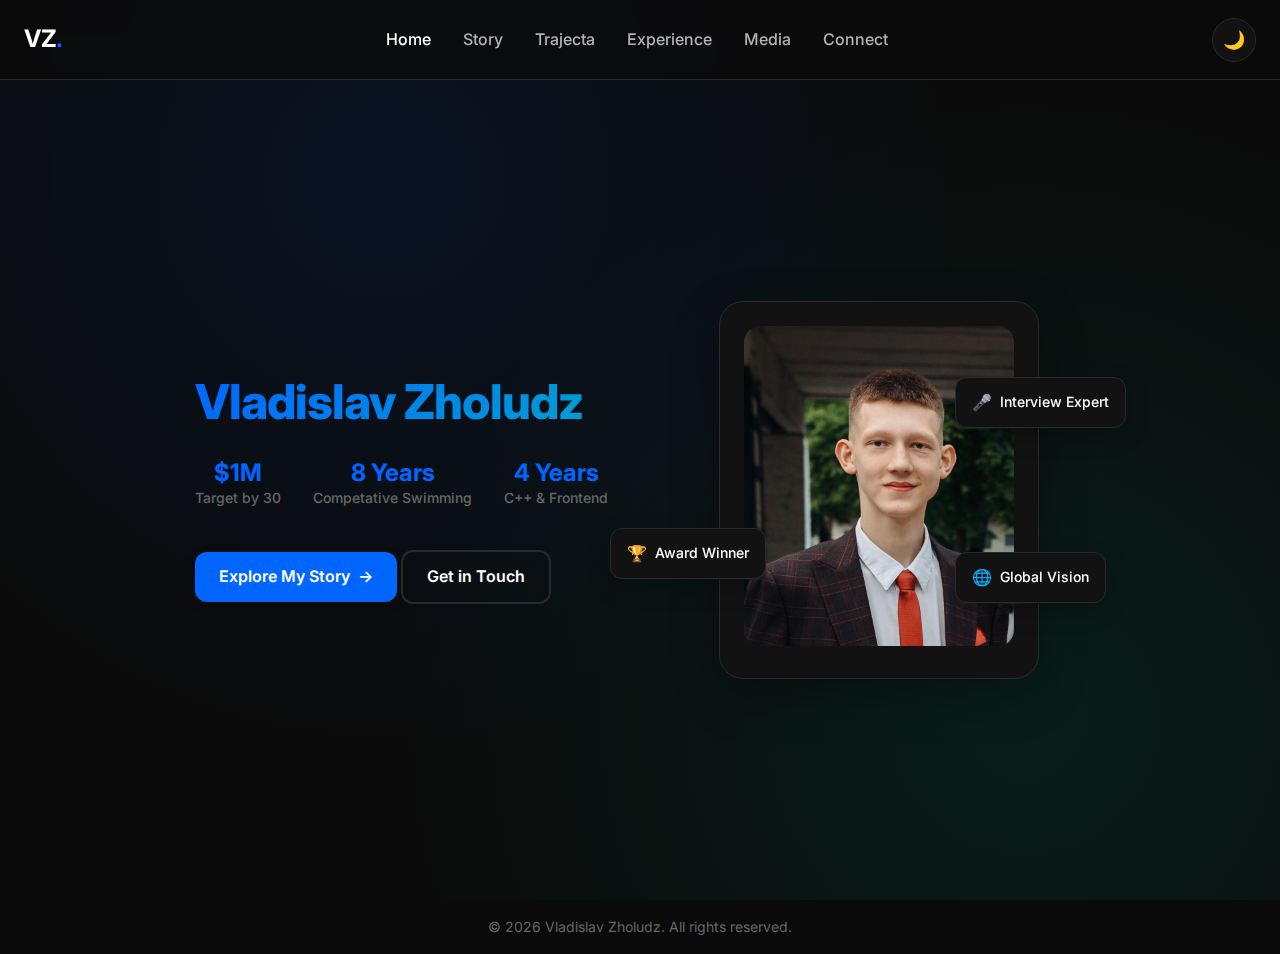
<file: index.html>
<!DOCTYPE html>
<html lang="en">
<head>
  <meta charset="UTF-8" />
  <meta name="viewport" content="width=device-width, initial-scale=1.0" />
  <title>Vladislav Zholudz — Russian Interview Specialist at Trajecta</title>
  <meta name="description" content="Vladislav Zholudz, Russian Interview Specialist at Trajecta.org. Swimming champion turned tech professional, ready for high-profile interviews with industry leaders.">
  <link rel="stylesheet" href="style.css" />
  <link href="https://fonts.googleapis.com/css2?family=Inter:wght@300;400;500;600;700;800&display=swap" rel="stylesheet">
  <script defer src="scripts.js"></script>
</head>
<body>
<header class="header">
  <a href="index.html" class="logo-link">
    <div class="logo">VZ<span>.</span></div>
  </a>
  <nav id="nav" class="nav">
    <a href="index.html" class="nav-link active">Home</a>
    <a href="about.html" class="nav-link">Story</a>
    <a href="trajecta.html" class="nav-link">Trajecta</a>
    <a href="experience.html" class="nav-link">Experience</a>
    <a href="media.html" class="nav-link">Media</a>
    <a href="contact.html" class="nav-link">Connect</a>
  </nav>
  <div class="header-controls">
    <button id="theme-toggle" class="theme-toggle" aria-label="Toggle theme">
      <span class="theme-icon">🌙</span>
    </button>
    <button id="burger" class="burger" aria-label="Toggle menu">
      <span></span><span></span><span></span>
    </button>
  </div>
</header>

<main class="hero-section">
  <div class="hero-content fade">
    <div class="hero-text">
      <h1 class="hero-title">
        <span class="gradient-text">Vladislav Zholudz</span>
      </h1>
      <p class="hero-subtitle">
        A competitive spirit with a tech-savvy mindset. From swimming lanes to coding, from launching projects to building a global network — I combine consistency, leadership, and strategic action to achieve ambitious goals. Currently focused on personal growth and business development.
      </p>
      <div class="hero-stats">
        <div class="stat-item">
          <span class="stat-number">$1M</span>
          <span class="stat-label">Target by 30</span>
        </div>
        <div class="stat-item">
          <span class="stat-number">8 Years</span>
          <span class="stat-label">Competative Swimming</span>
        </div>
        <div class="stat-item">
          <span class="stat-number">4 Years</span>
          <span class="stat-label">C++ & Frontend</span>
        </div>
      </div>
      <div class="hero-actions">
        <a href="about.html" class="btn btn-primary" id="mb-num">
          <span>Explore My Story</span>
          <span class="btn-icon">→</span>
        </a>
        <a href="contact.html" class="btn btn-outline">
          <span>Get in Touch</span>
        </a>
      </div>
    </div>
    <div class="hero-visual">
      <div class="profile-card">
        <img src="images/official in a tie and jacket.jpg" alt="Vladislav Zholudz - Professional Portrait" class="profile-image" />
        
      </div>
      <div class="floating-elements">
        <div class="floating-card card-1">
          <span class="card-icon">🎤</span>
          <span>Interview Expert</span>
        </div>
        <div class="floating-card card-2">
          <span class="card-icon">🏆</span>
          <span>Award Winner</span>
        </div>
        <div class="floating-card card-3">
          <span class="card-icon">🌐</span>
          <span>Global Vision</span>
        </div>
      </div>
    </div>
  </div>
</main>

<footer class="footer">
  <div class="container">
    <div class="footer-bottom">
      <p>© <span id="year"></span> Vladislav Zholudz. All rights reserved.</p>
    </div>
  </div>
</footer>
</body>
</html>
</file>
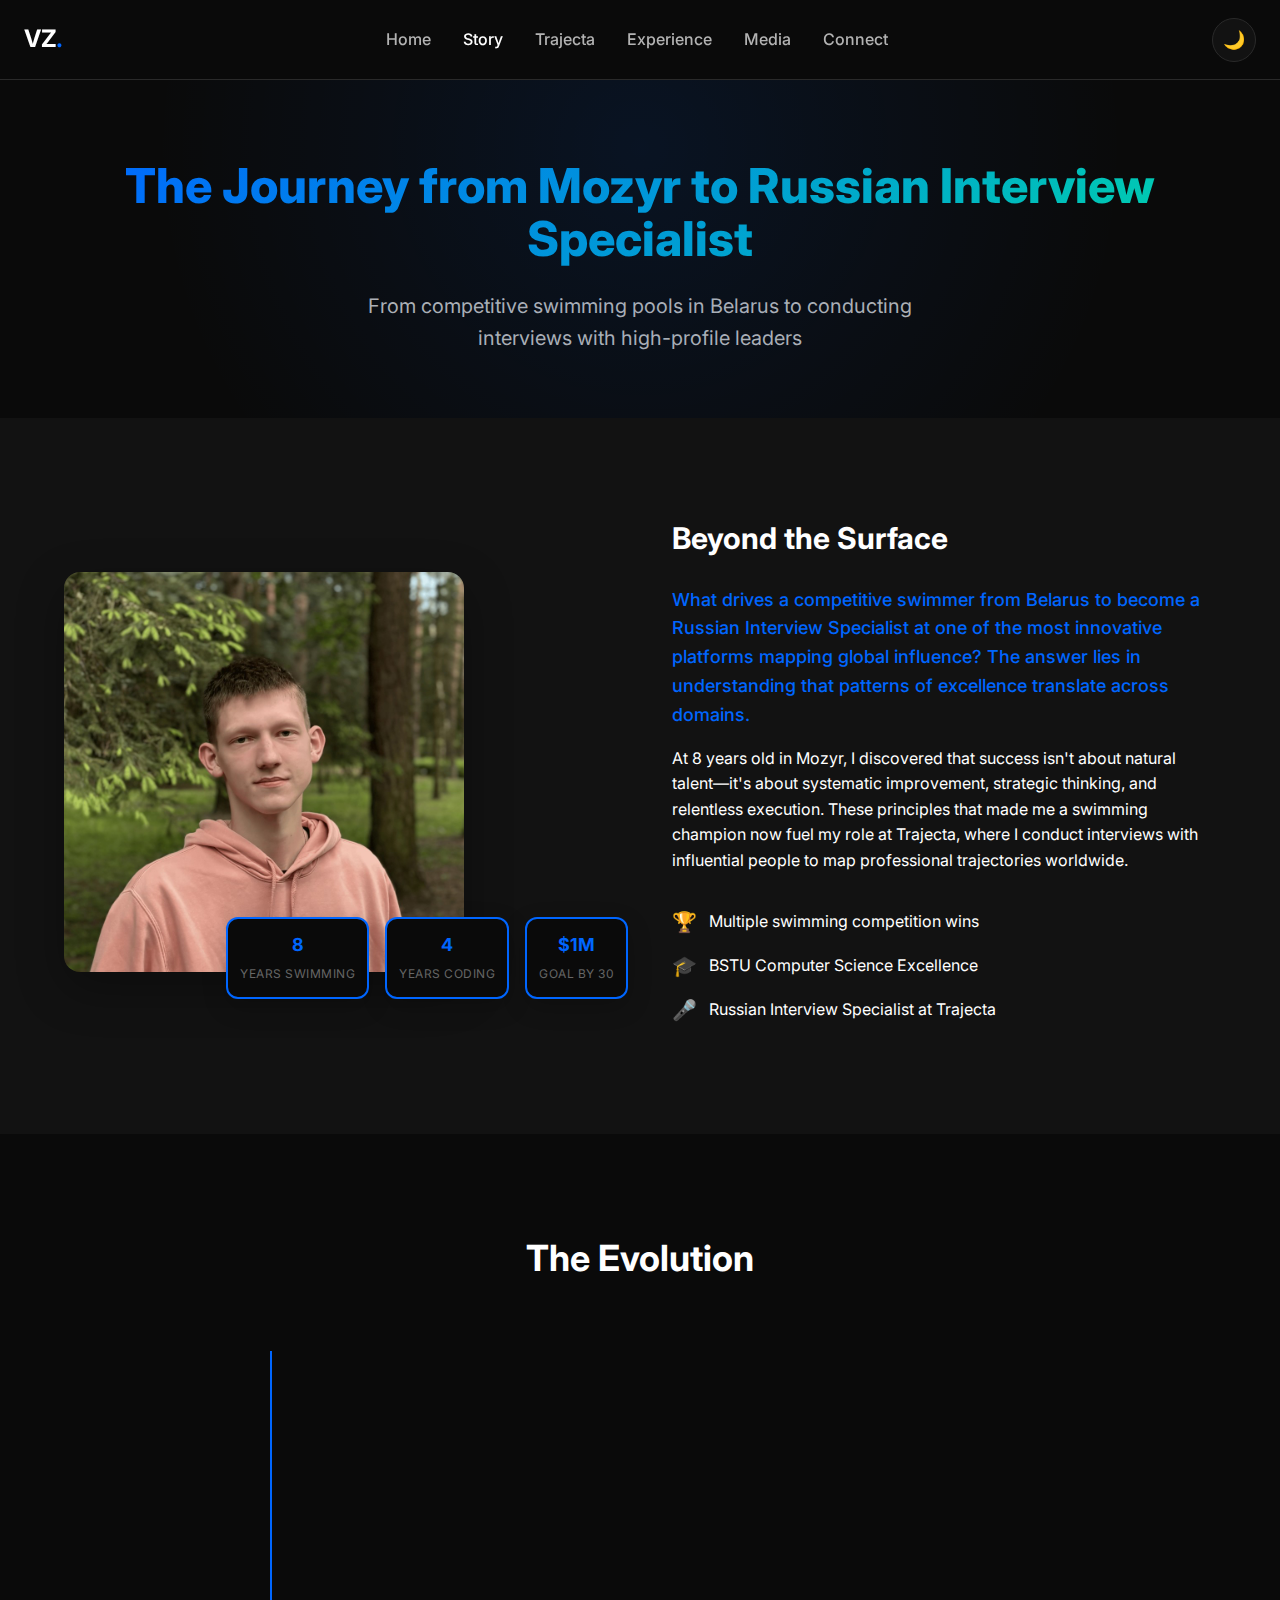
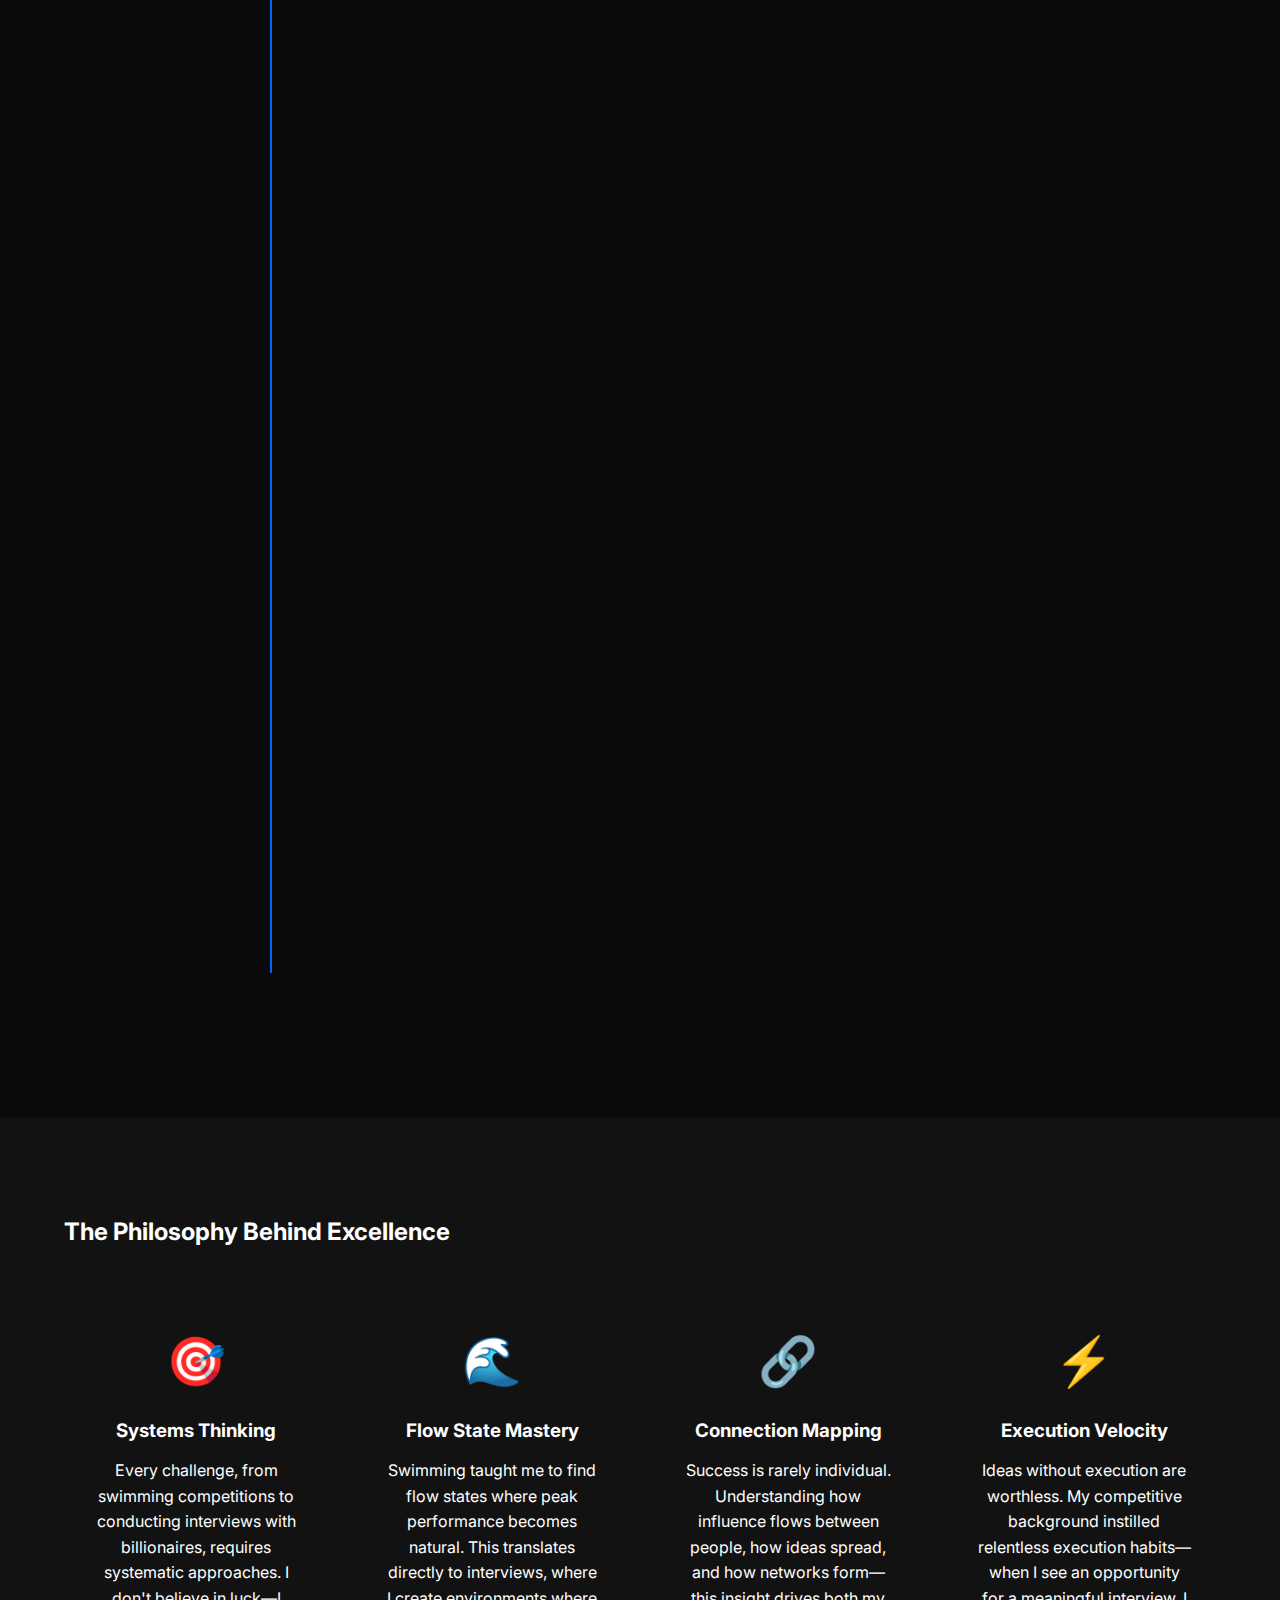
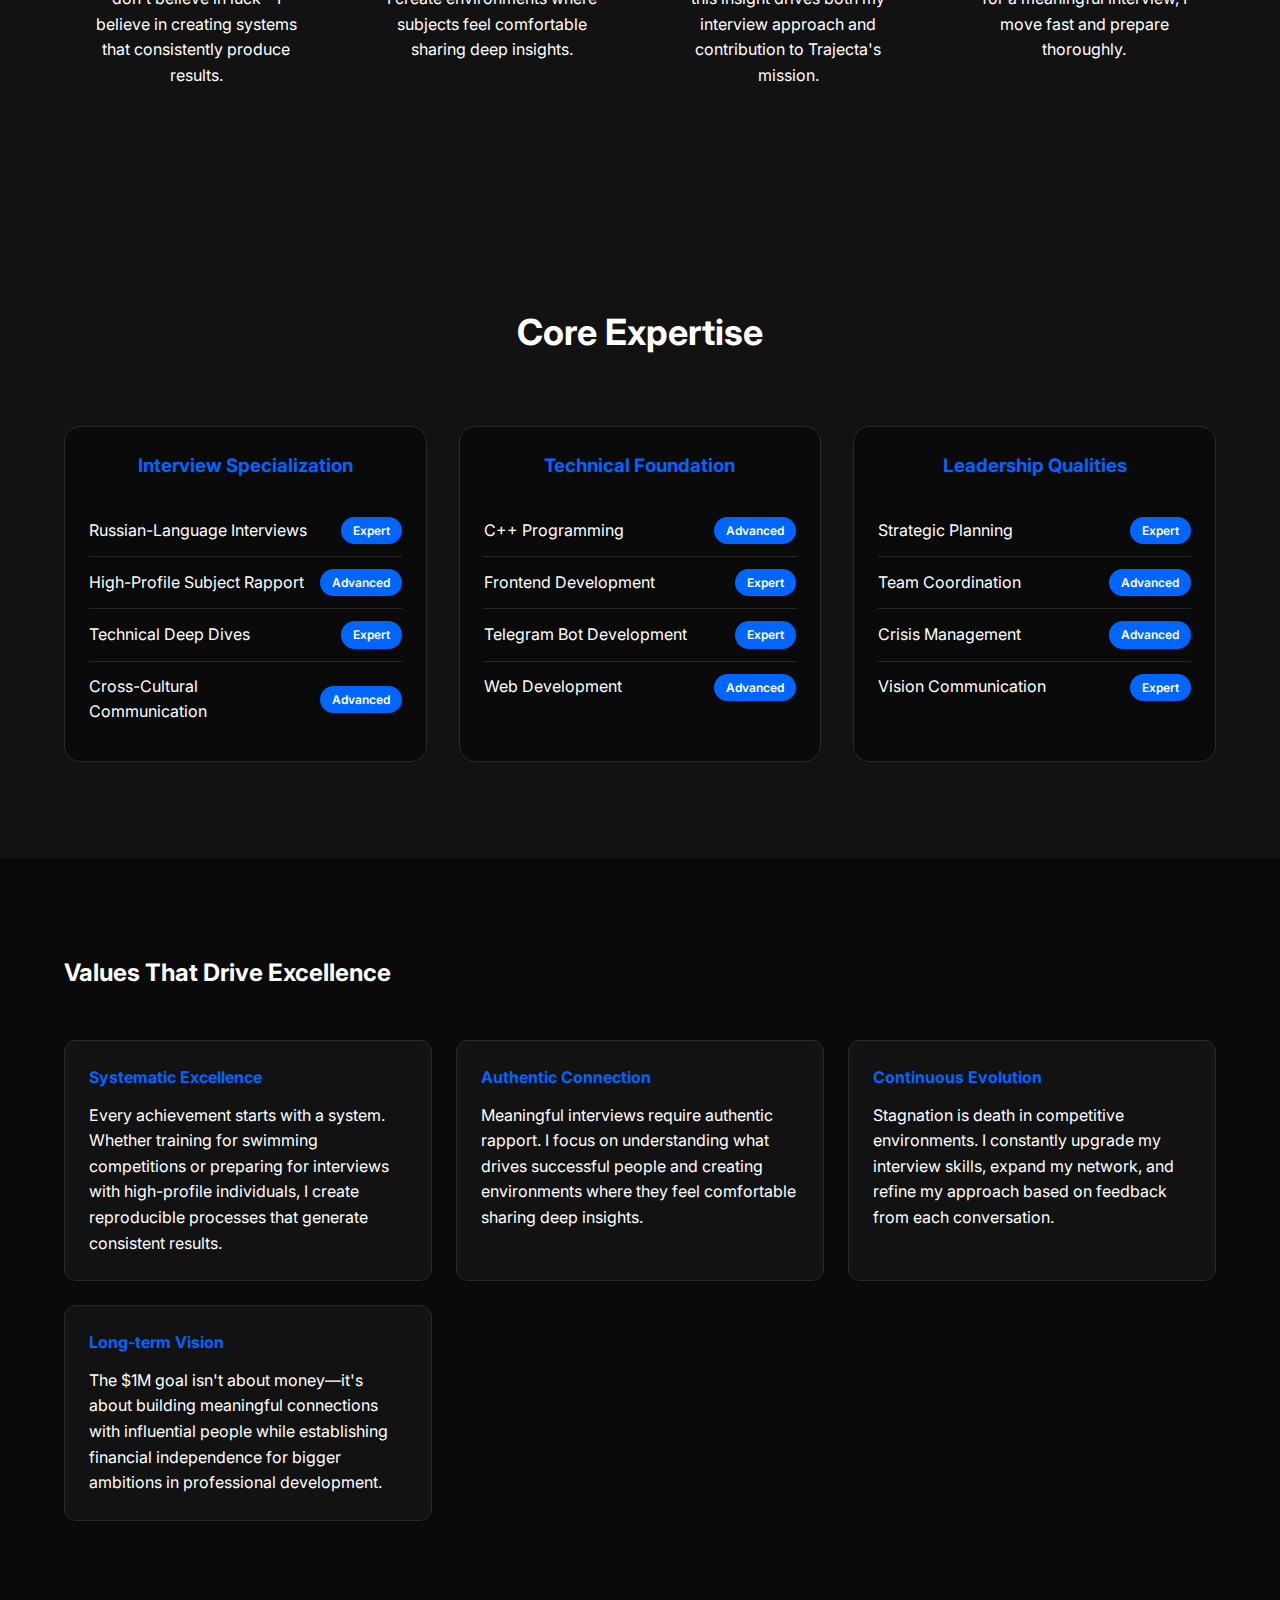
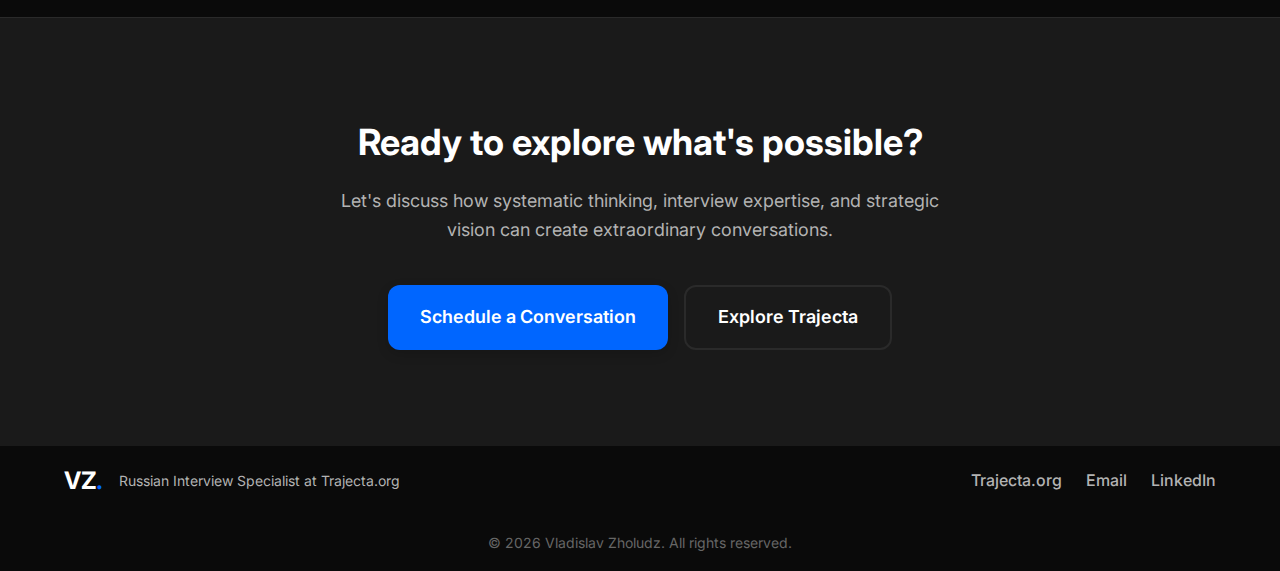
<file: about.html>
<!DOCTYPE html>
<html lang="en">
<head>
  <meta charset="UTF-8" />
  <meta name="viewport" content="width=device-width, initial-scale=1.0" />
  <title>About Vladislav Zholudz — From Swimming Champion to Russian Interview Specialist</title>
  <meta name="description" content="The remarkable journey of Vladislav Zholudz from competitive swimming in Belarus to becoming Russian Interview Specialist at Trajecta.org and building toward $1M before 30.">
  <link rel="stylesheet" href="style.css" />
  <link href="https://fonts.googleapis.com/css2?family=Inter:wght@300;400;500;600;700;800&display=swap" rel="stylesheet">
  <script defer src="scripts.js"></script>
</head>
<body>
<header class="header">
  <a href="index.html" class="logo-link">
    <div class="logo">VZ<span>.</span></div>
  </a>
  <nav id="nav" class="nav">
    <a href="index.html" class="nav-link">Home</a>
    <a href="about.html" class="nav-link active">Story</a>
    <a href="trajecta.html" class="nav-link">Trajecta</a>
    <a href="experience.html" class="nav-link">Experience</a>
    <a href="media.html" class="nav-link">Media</a>
    <a href="contact.html" class="nav-link">Connect</a>
  </nav>
  <div class="header-controls">
    <button id="theme-toggle" class="theme-toggle" aria-label="Toggle theme">
      <span class="theme-icon">🌙</span>
    </button>
    <button id="burger" class="burger" aria-label="Toggle menu">
      <span></span><span></span><span></span>
    </button>
  </div>
</header>

<main class="page-content">
  <section class="hero-banner">
    <div class="container">
      <div class="hero-banner-content fade">
        <h1 class="page-title">The Journey from Mozyr to Russian Interview Specialist</h1>
        <p class="page-subtitle">From competitive swimming pools in Belarus to conducting interviews with high-profile leaders</p>
      </div>
    </div>
  </section>

  <section class="story-overview">
    <div class="container">
      <div class="story-grid fade">
        <div class="story-visual">
          <img src="images/profile.jpg" alt="Vladislav Zholudz" class="story-image" />
          <div class="achievement-badges">
            <div class="badge">
              <span class="badge-number">8</span>
              <span class="badge-label">Years Swimming</span>
            </div>
            <div class="badge">
              <span class="badge-number">4</span>
              <span class="badge-label">Years Coding</span>
            </div>
            <div class="badge">
              <span class="badge-number">$1M</span>
              <span class="badge-label">Goal by 30</span>
            </div>
          </div>
        </div>
        <div class="story-content">
          <h2>Beyond the Surface</h2>
          <p class="lead-text">
            What drives a competitive swimmer from Belarus to become a Russian Interview Specialist at one of the most innovative platforms mapping global influence? 
            The answer lies in understanding that patterns of excellence translate across domains.
          </p>
          <p>
            At 8 years old in Mozyr, I discovered that success isn't about natural talent—it's about 
            systematic improvement, strategic thinking, and relentless execution. These principles that 
            made me a swimming champion now fuel my role at Trajecta, where I conduct interviews with 
            influential people to map professional trajectories worldwide.
          </p>
          <div class="key-stats">
            <div class="stat">
              <span class="stat-icon">🏆</span>
              <span class="stat-text">Multiple swimming competition wins</span>
            </div>
            <div class="stat">
              <span class="stat-icon">🎓</span>
              <span class="stat-text">BSTU Computer Science Excellence</span>
            </div>
            <div class="stat">
              <span class="stat-icon">🎤</span>
              <span class="stat-text">Russian Interview Specialist at Trajecta</span>
            </div>
          </div>
        </div>
      </div>
    </div>
  </section>

  <section class="timeline-section">
    <div class="container">
      <h2 class="section-title fade">The Evolution</h2>
      <div class="timeline">
        <div class="timeline-item fade">
          <div class="timeline-date">2006-2013</div>
          <div class="timeline-content">
            <h3>Foundation in Excellence</h3>
            <p><strong>Mozyr, Belarus</strong> — Born in the Gomel region, began competitive swimming at age 8. 
            Attended School No. 9 where I learned that discipline and strategic thinking are the foundations 
            of any significant achievement. Swimming taught me that success comes from consistent daily 
            improvement, not sporadic effort.</p>
            <div class="timeline-achievements">
              <span class="achievement">🏊‍♂️ 8 years competitive swimming</span>
              <span class="achievement">🏅 Multiple regional wins</span>
              <span class="achievement">📚 Academic excellence at School No. 9</span>
            </div>
          </div>
        </div>

        <div class="timeline-item fade">
          <div class="timeline-date">2014-2016</div>
          <div class="timeline-content">
            <h3>Leadership & Technical Discovery</h3>
            <p><strong>Young Firefighters Club</strong> — Joined the local firefighters club, where I first 
            discovered my natural inclination toward leadership and problem-solving under pressure. 
            Simultaneously began learning C++ programming, fascinated by the logical thinking patterns 
            that mirrored the strategic approach I'd developed in competitive swimming.</p>
            <div class="timeline-achievements">
              <span class="achievement">🚒 Youth firefighter leadership</span>
              <span class="achievement">💻 Started C++ programming</span>
              <span class="achievement">🎯 Competition participation</span>
            </div>
          </div>
        </div>

        <div class="timeline-item fade">
          <div class="timeline-date">2017-Present</div>
          <div class="timeline-content">
            <h3>Entrepreneurial Emergence</h3>
            <p><strong>BSTU, Minsk</strong> — Enrolled at Belarusian State Technological University, where 
            I expanded from C++ into comprehensive front-end development and Telegram bot creation. 
            Launched my first commercial project "ik.fix.us" for home appliance repair, proving that 
            technical skills combined with business acumen can create real value.</p>
            <div class="timeline-achievements">
              <span class="achievement">🎓 BSTU Computer Science</span>
              <span class="achievement">🌐 Front-end development mastery</span>
              <span class="achievement">🤖 Telegram bot expertise</span>
              <span class="achievement">💼 First commercial project</span>
            </div>
          </div>
        </div>

        <div class="timeline-item fade">
          <div class="timeline-date">2024-Future</div>
          <div class="timeline-content">
            <h3>Professional Recognition</h3>
            <p><strong>Trajecta Team & Beyond</strong> — Joined Trajecta as Russian Interview Specialist, 
            leveraging my communication skills and systematic thinking to conduct interviews with high-profile 
            individuals. Currently expanding expertise through boxing training (mental toughness), while 
            building toward the $1M goal before 30 and establishing connections with industry leaders.</p>
            <div class="timeline-achievements">
              <span class="achievement">🎤 Russian Interview Specialist at Trajecta</span>
              <span class="achievement">🥊 Boxing for mental strength</span>
              <span class="achievement">💰 $1M target by 30</span>
              <span class="achievement">🌍 Global interview network</span>
            </div>
          </div>
        </div>
      </div>
    </div>
  </section>

  <section class="philosophy-section">
    <div class="container">
      <div class="philosophy-content fade">
        <h2>The Philosophy Behind Excellence</h2>
        <div class="philosophy-grid">
          <div class="philosophy-item">
            <div class="philosophy-icon">🎯</div>
            <h3>Systems Thinking</h3>
            <p>Every challenge, from swimming competitions to conducting interviews with billionaires, requires systematic 
            approaches. I don't believe in luck—I believe in creating systems that consistently 
            produce results.</p>
          </div>
          <div class="philosophy-item">
            <div class="philosophy-icon">🌊</div>
            <h3>Flow State Mastery</h3>
            <p>Swimming taught me to find flow states where peak performance becomes natural. 
            This translates directly to interviews, where I create environments where subjects 
            feel comfortable sharing deep insights.</p>
          </div>
          <div class="philosophy-item">
            <div class="philosophy-icon">🔗</div>
            <h3>Connection Mapping</h3>
            <p>Success is rarely individual. Understanding how influence flows between people, 
            how ideas spread, and how networks form—this insight drives both my interview 
            approach and contribution to Trajecta's mission.</p>
          </div>
          <div class="philosophy-item">
            <div class="philosophy-icon">⚡</div>
            <h3>Execution Velocity</h3>
            <p>Ideas without execution are worthless. My competitive background instilled 
            relentless execution habits—when I see an opportunity for a meaningful interview, 
            I move fast and prepare thoroughly.</p>
          </div>
        </div>
      </div>
    </div>
  </section>

  <section class="expertise-section">
    <div class="container">
      <h2 class="section-title fade">Core Expertise</h2>
      <div class="expertise-grid fade">
        <div class="expertise-category">
          <h3>Interview Specialization</h3>
          <div class="skill-list">
            <div class="skill-item">
              <span class="skill-name">Russian-Language Interviews</span>
              <span class="skill-level">Expert</span>
            </div>
            <div class="skill-item">
              <span class="skill-name">High-Profile Subject Rapport</span>
              <span class="skill-level">Advanced</span>
            </div>
            <div class="skill-item">
              <span class="skill-name">Technical Deep Dives</span>
              <span class="skill-level">Expert</span>
            </div>
            <div class="skill-item">
              <span class="skill-name">Cross-Cultural Communication</span>
              <span class="skill-level">Advanced</span>
            </div>
          </div>
        </div>
        <div class="expertise-category">
          <h3>Technical Foundation</h3>
          <div class="skill-list">
            <div class="skill-item">
              <span class="skill-name">C++ Programming</span>
              <span class="skill-level">Advanced</span>
            </div>
            <div class="skill-item">
              <span class="skill-name">Frontend Development</span>
              <span class="skill-level">Expert</span>
            </div>
            <div class="skill-item">
              <span class="skill-name">Telegram Bot Development</span>
              <span class="skill-level">Expert</span>
            </div>
            <div class="skill-item">
              <span class="skill-name">Web Development</span>
              <span class="skill-level">Advanced</span>
            </div>
          </div>
        </div>
        <div class="expertise-category">
          <h3>Leadership Qualities</h3>
          <div class="skill-list">
            <div class="skill-item">
              <span class="skill-name">Strategic Planning</span>
              <span class="skill-level">Expert</span>
            </div>
            <div class="skill-item">
              <span class="skill-name">Team Coordination</span>
              <span class="skill-level">Advanced</span>
            </div>
            <div class="skill-item">
              <span class="skill-name">Crisis Management</span>
              <span class="skill-level">Advanced</span>
            </div>
            <div class="skill-item">
              <span class="skill-name">Vision Communication</span>
              <span class="skill-level">Expert</span>
            </div>
          </div>
        </div>
      </div>
    </div>
  </section>

  <section class="values-section">
    <div class="container">
      <div class="values-content fade">
        <h2>Values That Drive Excellence</h2>
        <div class="values-list">
          <div class="value-item">
            <h4>Systematic Excellence</h4>
            <p>Every achievement starts with a system. Whether training for swimming competitions 
            or preparing for interviews with high-profile individuals, I create reproducible processes that generate consistent results.</p>
          </div>
          <div class="value-item">
            <h4>Authentic Connection</h4>
            <p>Meaningful interviews require authentic rapport. I focus on understanding what drives 
            successful people and creating environments where they feel comfortable sharing deep insights.</p>
          </div>
          <div class="value-item">
            <h4>Continuous Evolution</h4>
            <p>Stagnation is death in competitive environments. I constantly upgrade my interview skills, 
            expand my network, and refine my approach based on feedback from each conversation.</p>
          </div>
          <div class="value-item">
            <h4>Long-term Vision</h4>
            <p>The $1M goal isn't about money—it's about building meaningful connections with influential 
            people while establishing financial independence for bigger ambitions in professional development.</p>
          </div>
        </div>
      </div>
    </div>
  </section>

  <section class="cta-section">
    <div class="container">
      <div class="cta-content fade">
        <h2>Ready to explore what's possible?</h2>
        <p>Let's discuss how systematic thinking, interview expertise, and strategic vision can create extraordinary conversations.</p>
        <div class="cta-actions">
          <a href="contact.html" class="btn btn-primary btn-large">
            Schedule a Conversation
          </a>
          <a href="trajecta.html" class="btn btn-outline btn-large">
            Explore Trajecta
          </a>
        </div>
      </div>
    </div>
  </section>
</main>

<footer class="footer">
  <div class="container">
    <div class="footer-content">
      <div class="footer-brand">
        <div class="logo">VZ<span>.</span></div>
        <p>Russian Interview Specialist at Trajecta.org</p>
      </div>
      <div class="footer-links">
        <a href="https://trajecta.org" target="_blank">Trajecta.org</a>
        <a href="mailto:interviews@vladislav-zholudz.com">Email</a>
        <a href="https://linkedin.com/in/vladislav-zholudz" target="_blank">LinkedIn</a>
      </div>
    </div>
    <div class="footer-bottom">
      <p>© <span id="year"></span> Vladislav Zholudz. All rights reserved.</p>
    </div>
  </div>
</footer>

<style>
/* About page specific styles */
.page-content {
  padding-top: var(--header-height);
}

.hero-banner {
  background: var(--bg-primary);
  padding: var(--space-20) 0 var(--space-16);
  text-align: center;
  position: relative;
}

.hero-banner::before {
  content: '';
  position: absolute;
  top: 0;
  left: 0;
  right: 0;
  bottom: 0;
  background: radial-gradient(circle at 50% 20%, rgba(0, 102, 255, 0.1) 0%, transparent 70%);
  pointer-events: none;
}

.page-title {
  font-size: var(--font-size-5xl);
  font-weight: var(--font-weight-extrabold);
  line-height: 1.1;
  margin-bottom: var(--space-6);
  background: var(--gradient-primary);
  background-clip: text;
  -webkit-background-clip: text;
  -webkit-text-fill-color: transparent;
}

.page-subtitle {
  font-size: var(--font-size-xl);
  color: var(--text-secondary);
  max-width: 600px;
  margin: 0 auto;
}

.story-overview {
  padding: var(--space-24) 0;
  background: var(--bg-secondary);
}

.story-grid {
  display: grid;
  grid-template-columns: 1fr 1fr;
  gap: var(--space-16);
  align-items: center;
}

.story-visual {
  position: relative;
}

.story-image {
  width: 100%;
  max-width: 400px;
  border-radius: var(--radius-xl);
  box-shadow: var(--shadow-xl);
}

.achievement-badges {
  position: absolute;
  bottom: -20px;
  right: -20px;
  display: flex;
  gap: var(--space-4);
}

.badge {
  background: var(--bg-primary);
  border: 2px solid var(--primary);
  border-radius: var(--radius-lg);
  padding: var(--space-3);
  text-align: center;
  min-width: 80px;
  box-shadow: var(--shadow-lg);
}

.badge-number {
  display: block;
  font-size: var(--font-size-lg);
  font-weight: var(--font-weight-bold);
  color: var(--primary);
}

.badge-label {
  font-size: var(--font-size-xs);
  color: var(--text-muted);
  text-transform: uppercase;
  letter-spacing: 0.5px;
}

.story-content h2 {
  font-size: var(--font-size-3xl);
  margin-bottom: var(--space-6);
  color: var(--text-primary);
}

.lead-text {
  font-size: var(--font-size-lg);
  font-weight: var(--font-weight-medium);
  color: var(--primary);
  margin-bottom: var(--space-4);
}

.key-stats {
  margin-top: var(--space-8);
}

.stat {
  display: flex;
  align-items: center;
  gap: var(--space-3);
  margin-bottom: var(--space-3);
}

.stat-icon {
  font-size: var(--font-size-xl);
}

.timeline-section {
  padding: var(--space-24) 0;
  background: var(--bg-primary);
}

.timeline {
  position: relative;
  max-width: 800px;
  margin: 0 auto;
}

.timeline::before {
  content: '';
  position: absolute;
  left: 30px;
  top: 0;
  bottom: 0;
  width: 2px;
  background: var(--primary);
}

.timeline-item {
  position: relative;
  margin-bottom: var(--space-12);
  padding-left: var(--space-16);
}

.timeline-item::before {
  content: '';
  position: absolute;
  left: 24px;
  top: 8px;
  width: 12px;
  height: 12px;
  background: var(--primary);
  border-radius: 50%;
  border: 3px solid var(--bg-primary);
}

.timeline-date {
  font-size: var(--font-size-sm);
  font-weight: var(--font-weight-semibold);
  color: var(--primary);
  text-transform: uppercase;
  letter-spacing: 1px;
  margin-bottom: var(--space-2);
}

.timeline-content h3 {
  font-size: var(--font-size-xl);
  margin-bottom: var(--space-3);
  color: var(--text-primary);
}

.timeline-achievements {
  display: flex;
  flex-wrap: wrap;
  gap: var(--space-2);
  margin-top: var(--space-4);
}

.achievement {
  background: var(--bg-secondary);
  border: 1px solid var(--border);
  padding: var(--space-2) var(--space-3);
  border-radius: var(--radius-full);
  font-size: var(--font-size-sm);
  color: var(--text-secondary);
}

.philosophy-section,
.expertise-section {
  padding: var(--space-24) 0;
  background: var(--bg-secondary);
}

.philosophy-grid {
  display: grid;
  grid-template-columns: repeat(auto-fit, minmax(250px, 1fr));
  gap: var(--space-8);
  margin-top: var(--space-12);
}

.philosophy-item {
  text-align: center;
  padding: var(--space-6);
}

.philosophy-icon {
  font-size: 3rem;
  margin-bottom: var(--space-4);
}

.philosophy-item h3 {
  margin-bottom: var(--space-3);
  color: var(--text-primary);
}

.expertise-grid {
  display: grid;
  grid-template-columns: repeat(auto-fit, minmax(300px, 1fr));
  gap: var(--space-8);
}

.expertise-category {
  background: var(--bg-primary);
  border: 1px solid var(--border);
  border-radius: var(--radius-xl);
  padding: var(--space-6);
}

.expertise-category h3 {
  margin-bottom: var(--space-6);
  color: var(--primary);
  text-align: center;
}

.skill-item {
  display: flex;
  justify-content: space-between;
  align-items: center;
  padding: var(--space-3) 0;
  border-bottom: 1px solid var(--border);
}

.skill-item:last-child {
  border-bottom: none;
}

.skill-level {
  background: var(--primary);
  color: white;
  padding: var(--space-1) var(--space-3);
  border-radius: var(--radius-full);
  font-size: var(--font-size-xs);
  font-weight: var(--font-weight-semibold);
}

.values-section {
  padding: var(--space-24) 0;
  background: var(--bg-primary);
}

.values-list {
  display: grid;
  grid-template-columns: repeat(auto-fit, minmax(300px, 1fr));
  gap: var(--space-6);
  margin-top: var(--space-12);
}

.value-item {
  background: var(--bg-secondary);
  border: 1px solid var(--border);
  border-radius: var(--radius-lg);
  padding: var(--space-6);
}

.value-item h4 {
  color: var(--primary);
  margin-bottom: var(--space-3);
}

@media (max-width: 768px) {
  .story-grid {
    grid-template-columns: 1fr;
    gap: var(--space-8);
    text-align: center;
  }
  
  .page-title {
    font-size: var(--font-size-3xl);
  }
  
  .timeline::before {
    left: 20px;
  }
  
  .timeline-item {
    padding-left: var(--space-12);
  }
  
  .timeline-item::before {
    left: 14px;
  }
  
  .achievement-badges {
    position: static;
    margin-top: var(--space-4);
    justify-content: center;
  }
}
</style>
</body>
</html>
</file>
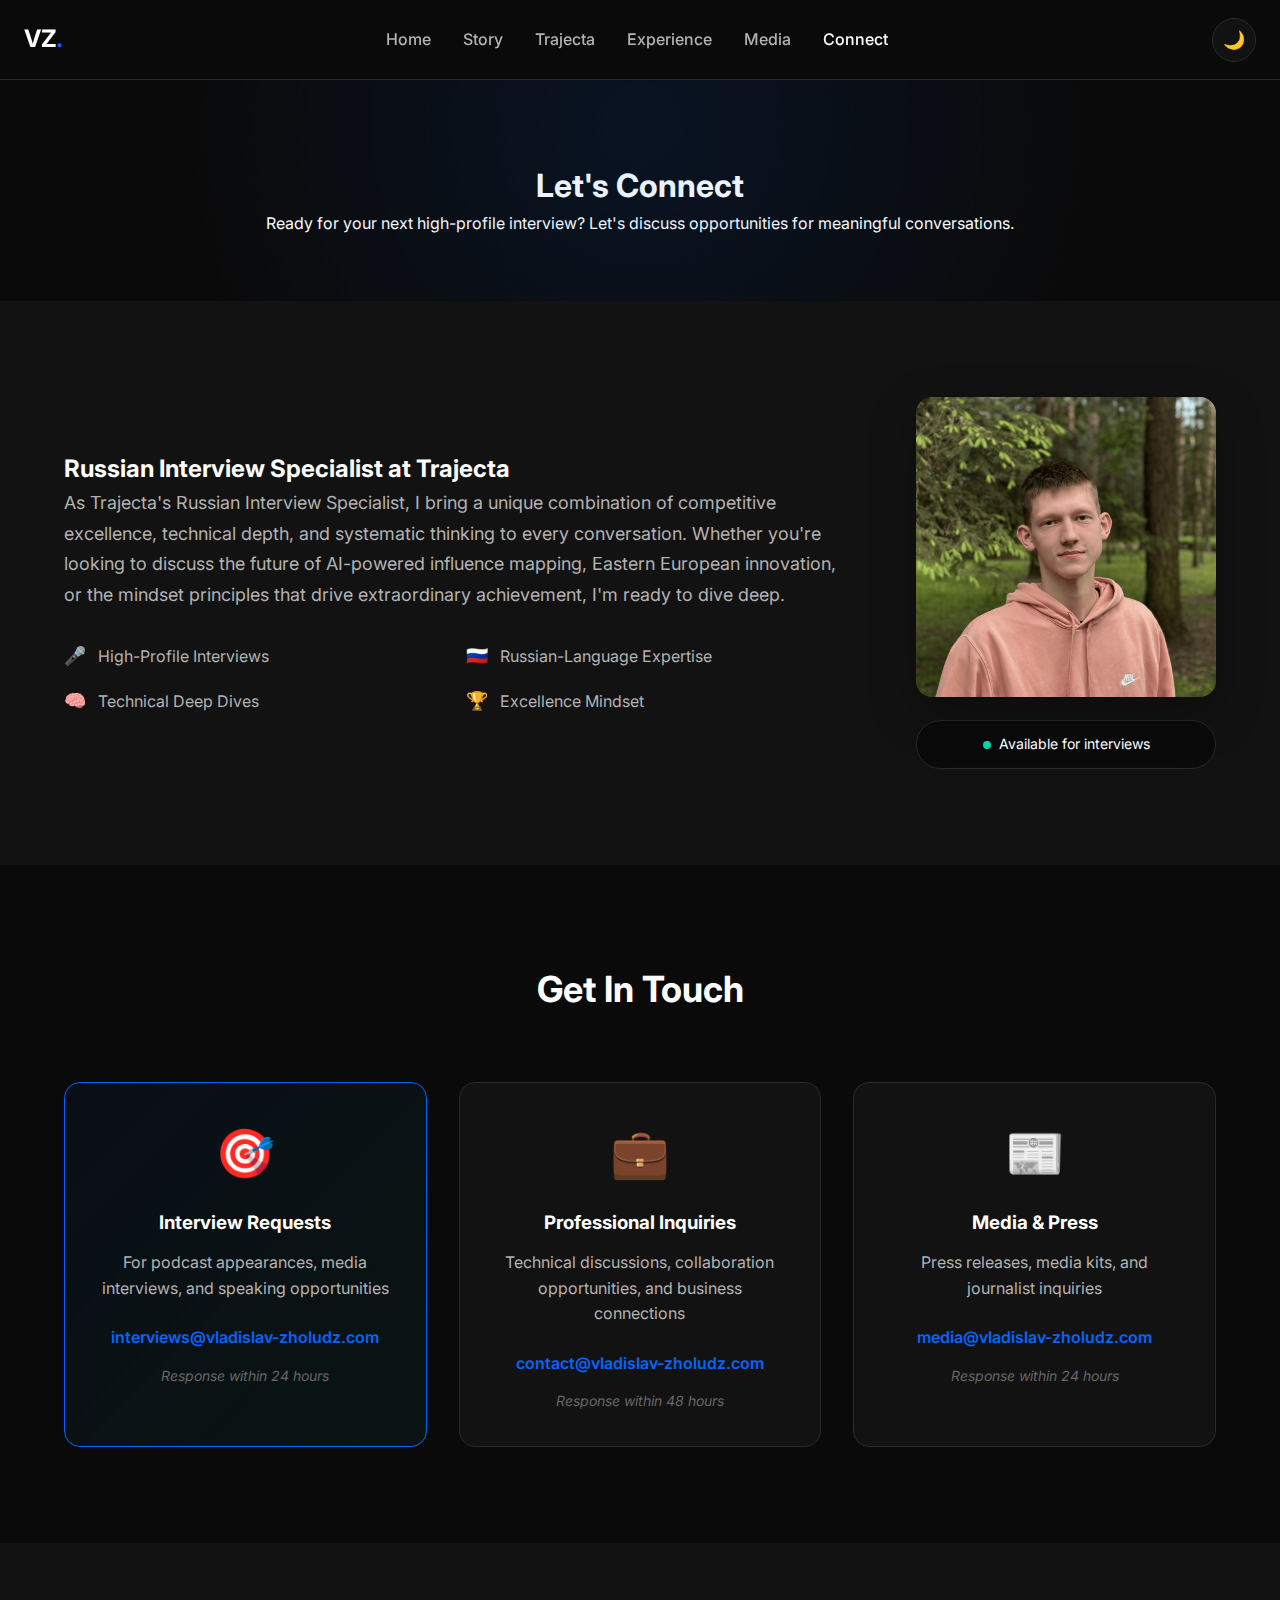
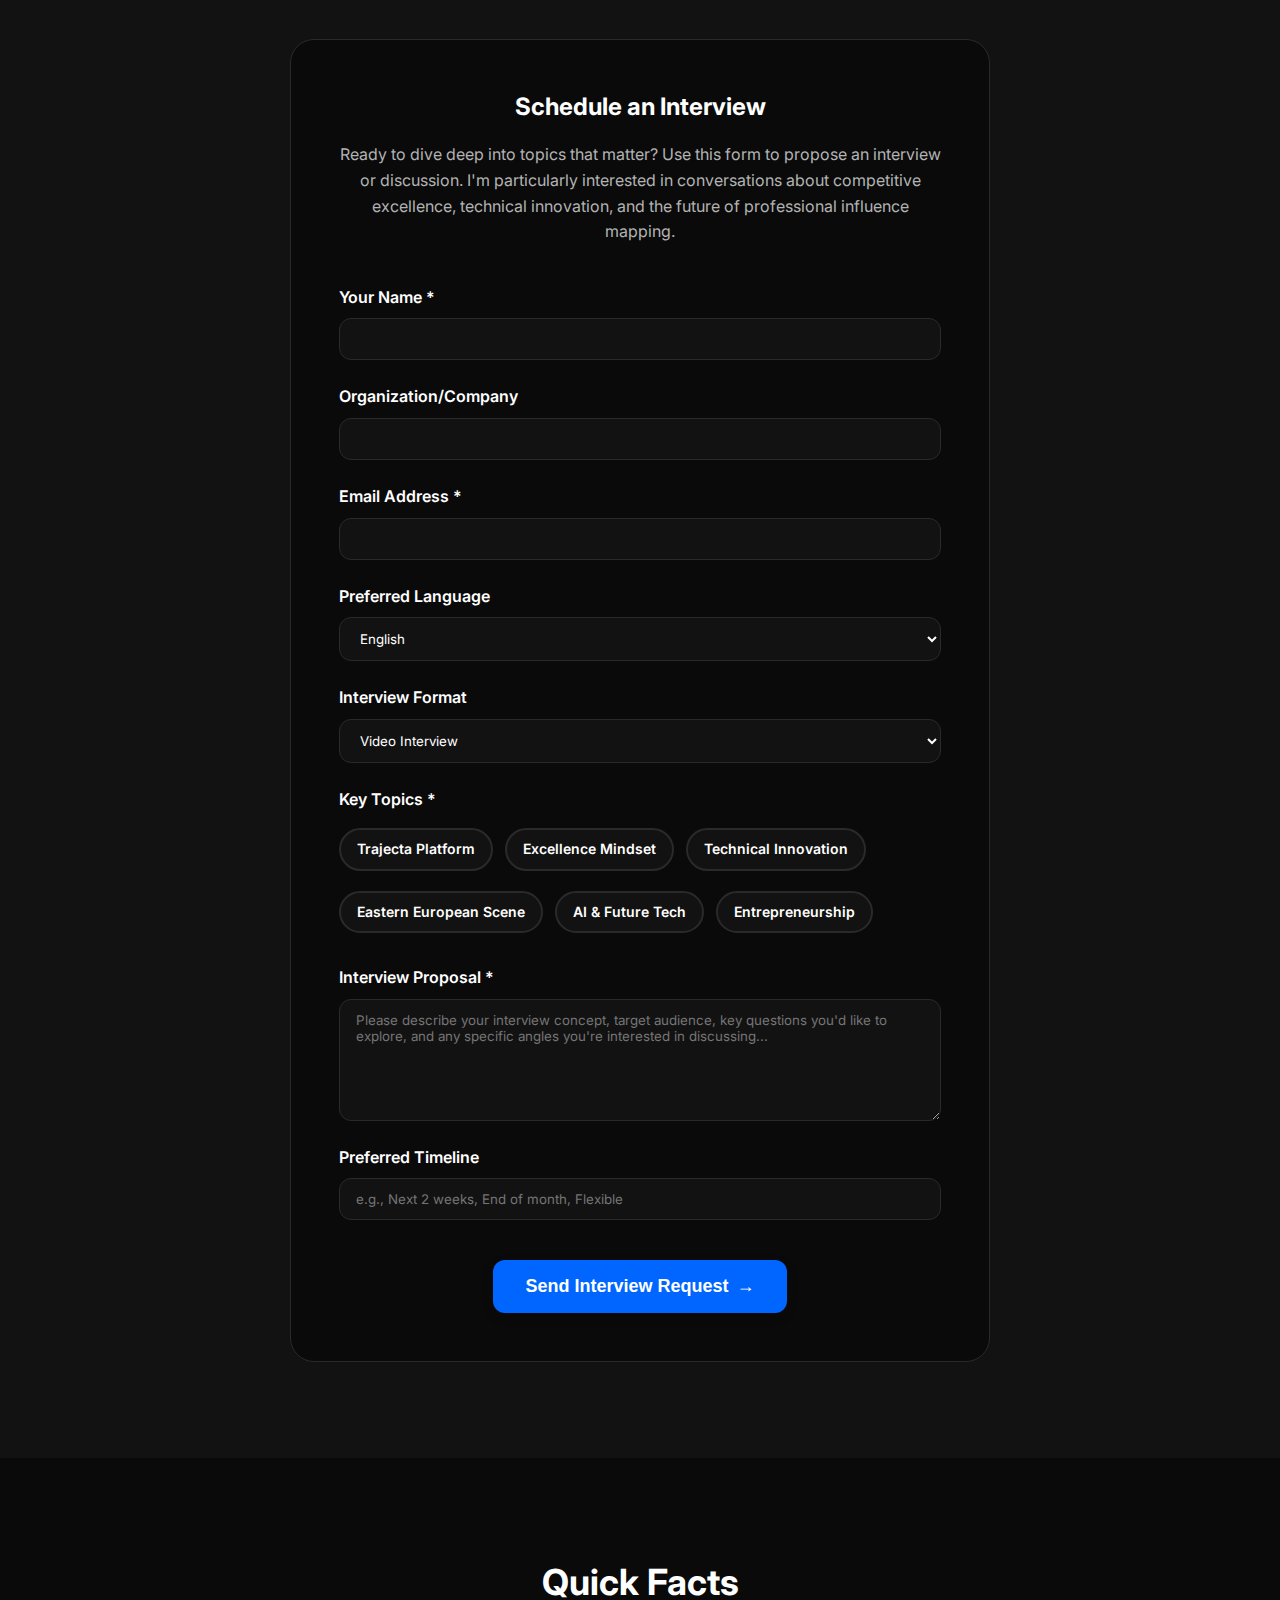
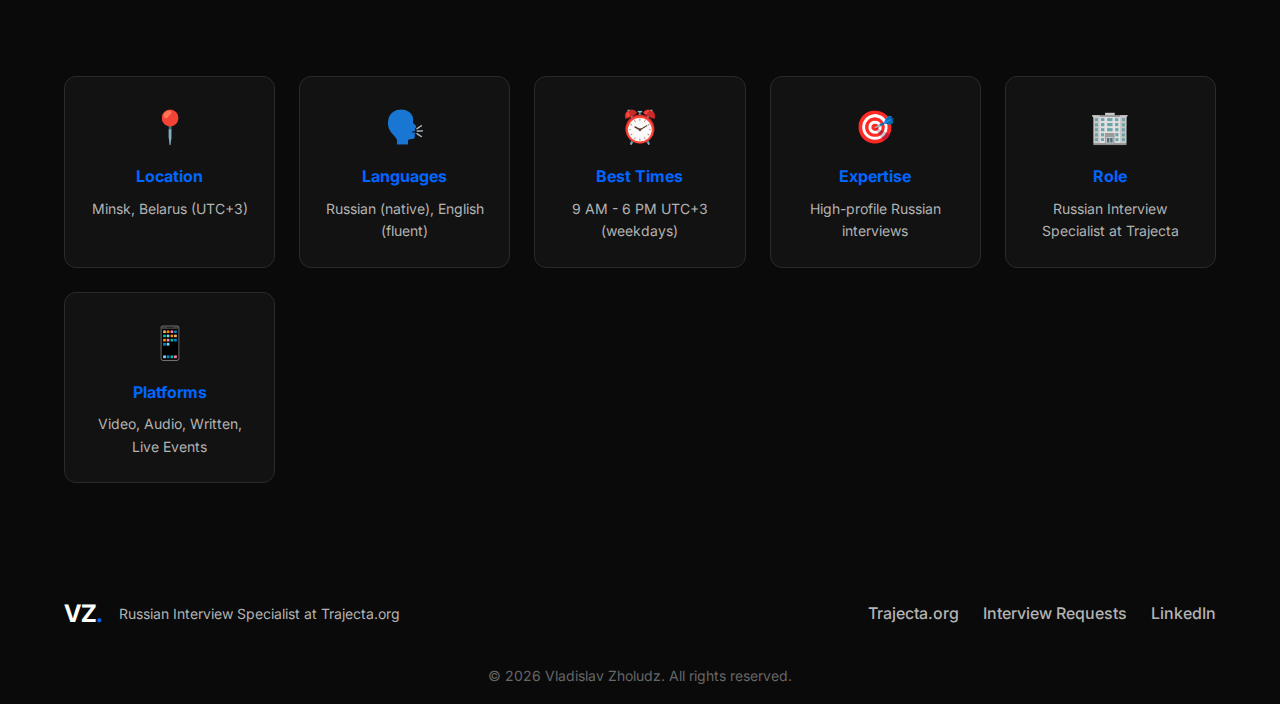
<file: contact.html>
<!DOCTYPE html>
<html lang="en">
<head>
  <meta charset="UTF-8" />
  <meta name="viewport" content="width=device-width, initial-scale=1.0" />
  <title>Contact Vladislav Zholudz — Russian Interview Specialist at Trajecta</title>
  <meta name="description" content="Schedule an interview or discussion with Vladislav Zholudz, Russian Interview Specialist at Trajecta.org. Available for high-profile interviews and media appearances.">
  <link rel="stylesheet" href="style.css" />
  <link href="https://fonts.googleapis.com/css2?family=Inter:wght@300;400;500;600;700;800&display=swap" rel="stylesheet">
  <script defer src="scripts.js"></script>
</head>
<body>
<header class="header">
  <a href="index.html" class="logo-link">
    <div class="logo">VZ<span>.</span></div>
  </a>
  <nav id="nav" class="nav">
    <a href="index.html" class="nav-link">Home</a>
    <a href="about.html" class="nav-link">Story</a>
    <a href="trajecta.html" class="nav-link">Trajecta</a>
    <a href="experience.html" class="nav-link">Experience</a>
    <a href="media.html" class="nav-link">Media</a>
    <a href="contact.html" class="nav-link active">Connect</a>
  </nav>
  <div class="header-controls">
    <button id="theme-toggle" class="theme-toggle" aria-label="Toggle theme">
      <span class="theme-icon">🌙</span>
    </button>
    <button id="burger" class="burger" aria-label="Toggle menu">
      <span></span><span></span><span></span>
    </button>
  </div>
</header>

<main class="page-content">
  <section class="hero-banner">
    <div class="container">
      <div class="hero-banner-content fade">
        <h1 class="page-title">Let's Connect</h1>
        <p class="page-subtitle">Ready for your next high-profile interview? Let's discuss opportunities for meaningful conversations.</p>
      </div>
    </div>
  </section>

  <section class="contact-intro">
    <div class="container">
      <div class="intro-grid fade">
        <div class="intro-content">
          <h2>Russian Interview Specialist at Trajecta</h2>
          <p class="intro-text">
            As Trajecta's Russian Interview Specialist, I bring a unique combination of competitive excellence, 
            technical depth, and systematic thinking to every conversation. Whether you're looking to discuss 
            the future of AI-powered influence mapping, Eastern European innovation, or the mindset principles 
            that drive extraordinary achievement, I'm ready to dive deep.
          </p>
          <div class="specialties">
            <div class="specialty-item">
              <span class="specialty-icon">🎤</span>
              <span>High-Profile Interviews</span>
            </div>
            <div class="specialty-item">
              <span class="specialty-icon">🇷🇺</span>
              <span>Russian-Language Expertise</span>
            </div>
            <div class="specialty-item">
              <span class="specialty-icon">🧠</span>
              <span>Technical Deep Dives</span>
            </div>
            <div class="specialty-item">
              <span class="specialty-icon">🏆</span>
              <span>Excellence Mindset</span>
            </div>
          </div>
        </div>
        <div class="intro-visual">
          <img src="images/profile.jpg" alt="Vladislav Zholudz" class="contact-image" />
          <div class="availability-status">
            <span class="status-dot"></span>
            <span>Available for interviews</span>
          </div>
        </div>
      </div>
    </div>
  </section>

  <section class="contact-methods">
    <div class="container">
      <h2 class="section-title fade">Get In Touch</h2>
      <div class="methods-grid fade">
        <div class="method-card priority">
          <div class="method-icon">🎯</div>
          <h3>Interview Requests</h3>
          <p>For podcast appearances, media interviews, and speaking opportunities</p>
          <a href="mailto:interviews@vladislav-zholudz.com" class="method-link">
            interviews@vladislav-zholudz.com
          </a>
          <span class="response-time">Response within 24 hours</span>
        </div>
        
        <div class="method-card">
          <div class="method-icon">💼</div>
          <h3>Professional Inquiries</h3>
          <p>Technical discussions, collaboration opportunities, and business connections</p>
          <a href="mailto:contact@vladislav-zholudz.com" class="method-link">
            contact@vladislav-zholudz.com
          </a>
          <span class="response-time">Response within 48 hours</span>
        </div>
        
        <div class="method-card">
          <div class="method-icon">📰</div>
          <h3>Media & Press</h3>
          <p>Press releases, media kits, and journalist inquiries</p>
          <a href="mailto:media@vladislav-zholudz.com" class="method-link">
            media@vladislav-zholudz.com
          </a>
          <span class="response-time">Response within 24 hours</span>
        </div>
      </div>
    </div>
  </section>

  <section class="contact-form-section">
    <div class="container">
      <div class="form-container fade">
        <h2>Schedule an Interview</h2>
        <p class="form-description">
          Ready to dive deep into topics that matter? Use this form to propose an interview or discussion. 
          I'm particularly interested in conversations about competitive excellence, technical innovation, 
          and the future of professional influence mapping.
        </p>
        
        <form class="interview-form" id="interviewForm">
          <div class="form-group">
            <label for="name">Your Name *</label>
            <input type="text" id="name" name="name" required>
          </div>
          
          <div class="form-group">
            <label for="organization">Organization/Company</label>
            <input type="text" id="organization" name="organization">
          </div>
          
          <div class="form-group">
            <label for="email">Email Address *</label>
            <input type="email" id="email" name="email" required>
          </div>
          
          <div class="form-group">
            <label for="language">Preferred Language</label>
            <select id="language" name="language">
              <option value="english">English</option>
              <option value="russian">Russian</option>
              <option value="both">Both (Bilingual)</option>
            </select>
          </div>
          
          <div class="form-group">
            <label for="format">Interview Format</label>
            <select id="format" name="format">
              <option value="video">Video Interview</option>
              <option value="podcast">Podcast</option>
              <option value="written">Written Q&A</option>
              <option value="live">Live Event/Panel</option>
              <option value="other">Other (specify in message)</option>
            </select>
          </div>
          
          <div class="form-group">
            <label for="topics">Key Topics *</label>
            <div class="topic-chips">
              <input type="checkbox" id="trajecta" name="topics" value="trajecta">
              <label for="trajecta" class="chip-label">Trajecta Platform</label>
              
              <input type="checkbox" id="excellence" name="topics" value="excellence">
              <label for="excellence" class="chip-label">Excellence Mindset</label>
              
              <input type="checkbox" id="tech" name="topics" value="tech">
              <label for="tech" class="chip-label">Technical Innovation</label>
              
              <input type="checkbox" id="eastern-europe" name="topics" value="eastern-europe">
              <label for="eastern-europe" class="chip-label">Eastern European Scene</label>
              
              <input type="checkbox" id="ai" name="topics" value="ai">
              <label for="ai" class="chip-label">AI & Future Tech</label>
              
              <input type="checkbox" id="business" name="topics" value="business">
              <label for="business" class="chip-label">Entrepreneurship</label>
            </div>
          </div>
          
          <div class="form-group">
            <label for="message">Interview Proposal *</label>
            <textarea id="message" name="message" rows="6" placeholder="Please describe your interview concept, target audience, key questions you'd like to explore, and any specific angles you're interested in discussing..." required></textarea>
          </div>
          
          <div class="form-group">
            <label for="timeline">Preferred Timeline</label>
            <input type="text" id="timeline" name="timeline" placeholder="e.g., Next 2 weeks, End of month, Flexible">
          </div>
          
          <button type="submit" class="btn btn-primary btn-large submit-btn">
            <span>Send Interview Request</span>
            <span class="btn-icon">→</span>
          </button>
        </form>
      </div>
    </div>
  </section>

  <section class="quick-facts">
    <div class="container">
      <h2 class="section-title fade">Quick Facts</h2>
      <div class="facts-grid fade">
        <div class="fact-item">
          <div class="fact-icon">📍</div>
          <h4>Location</h4>
          <p>Minsk, Belarus (UTC+3)</p>
        </div>
        <div class="fact-item">
          <div class="fact-icon">🗣️</div>
          <h4>Languages</h4>
          <p>Russian (native), English (fluent)</p>
        </div>
        <div class="fact-item">
          <div class="fact-icon">⏰</div>
          <h4>Best Times</h4>
          <p>9 AM - 6 PM UTC+3 (weekdays)</p>
        </div>
        <div class="fact-item">
          <div class="fact-icon">🎯</div>
          <h4>Expertise</h4>
          <p>High-profile Russian interviews</p>
        </div>
        <div class="fact-item">
          <div class="fact-icon">🏢</div>
          <h4>Role</h4>
          <p>Russian Interview Specialist at Trajecta</p>
        </div>
        <div class="fact-item">
          <div class="fact-icon">📱</div>
          <h4>Platforms</h4>
          <p>Video, Audio, Written, Live Events</p>
        </div>
      </div>
    </div>
  </section>
</main>

<footer class="footer">
  <div class="container">
    <div class="footer-content">
      <div class="footer-brand">
        <div class="logo">VZ<span>.</span></div>
        <p>Russian Interview Specialist at Trajecta.org</p>
      </div>
      <div class="footer-links">
        <a href="https://trajecta.org" target="_blank">Trajecta.org</a>
        <a href="mailto:interviews@vladislav-zholudz.com">Interview Requests</a>
        <a href="https://linkedin.com/in/vladislav-zholudz" target="_blank">LinkedIn</a>
      </div>
    </div>
    <div class="footer-bottom">
      <p>© <span id="year"></span> Vladislav Zholudz. All rights reserved.</p>
    </div>
  </div>
</footer>

<style>
/* Contact page specific styles */
.page-content {
  padding-top: var(--header-height);
}

.hero-banner {
  background: var(--bg-primary);
  padding: var(--space-20) 0 var(--space-16);
  text-align: center;
  position: relative;
}

.hero-banner::before {
  content: '';
  position: absolute;
  top: 0;
  left: 0;
  right: 0;
  bottom: 0;
  background: radial-gradient(circle at 50% 20%, rgba(0, 102, 255, 0.1) 0%, transparent 70%);
  pointer-events: none;
}

.contact-intro {
  padding: var(--space-24) 0;
  background: var(--bg-secondary);
}

.intro-grid {
  display: grid;
  grid-template-columns: 1fr 300px;
  gap: var(--space-16);
  align-items: center;
}

.intro-text {
  font-size: var(--font-size-lg);
  line-height: 1.7;
  color: var(--text-secondary);
  margin-bottom: var(--space-8);
}

.specialties {
  display: grid;
  grid-template-columns: 1fr 1fr;
  gap: var(--space-4);
}

.specialty-item {
  display: flex;
  align-items: center;
  gap: var(--space-3);
  color: var(--text-secondary);
}

.specialty-icon {
  font-size: var(--font-size-lg);
}

.contact-image {
  width: 100%;
  border-radius: var(--radius-xl);
  box-shadow: var(--shadow-xl);
  margin-bottom: var(--space-4);
}

.availability-status {
  display: flex;
  align-items: center;
  gap: var(--space-2);
  justify-content: center;
  padding: var(--space-3);
  background: var(--bg-primary);
  border: 1px solid var(--border);
  border-radius: var(--radius-full);
  font-size: var(--font-size-sm);
}

.status-dot {
  width: 8px;
  height: 8px;
  background: var(--success);
  border-radius: 50%;
  animation: pulse 2s infinite;
}

.contact-methods {
  padding: var(--space-24) 0;
  background: var(--bg-primary);
}

.methods-grid {
  display: grid;
  grid-template-columns: repeat(auto-fit, minmax(300px, 1fr));
  gap: var(--space-8);
  margin-top: var(--space-12);
}

.method-card {
  background: var(--bg-secondary);
  border: 1px solid var(--border);
  border-radius: var(--radius-xl);
  padding: var(--space-8);
  text-align: center;
  transition: transform var(--transition-normal);
}

.method-card:hover {
  transform: translateY(-4px);
}

.method-card.priority {
  border-color: var(--primary);
  background: linear-gradient(135deg, rgba(0, 102, 255, 0.05) 0%, rgba(0, 212, 170, 0.05) 100%);
}

.method-icon {
  font-size: 3rem;
  margin-bottom: var(--space-4);
}

.method-card h3 {
  color: var(--text-primary);
  margin-bottom: var(--space-3);
}

.method-card p {
  color: var(--text-secondary);
  margin-bottom: var(--space-6);
}

.method-link {
  display: block;
  color: var(--primary);
  text-decoration: none;
  font-weight: var(--font-weight-semibold);
  margin-bottom: var(--space-3);
  word-break: break-all;
}

.response-time {
  font-size: var(--font-size-sm);
  color: var(--text-muted);
  font-style: italic;
}

.contact-form-section {
  padding: var(--space-24) 0;
  background: var(--bg-secondary);
}

.form-container {
  max-width: 700px;
  margin: 0 auto;
  background: var(--bg-primary);
  border: 1px solid var(--border);
  border-radius: var(--radius-2xl);
  padding: var(--space-12);
}

.form-container h2 {
  text-align: center;
  margin-bottom: var(--space-4);
  color: var(--text-primary);
}

.form-description {
  text-align: center;
  color: var(--text-secondary);
  margin-bottom: var(--space-10);
  line-height: 1.6;
}

.interview-form {
  display: flex;
  flex-direction: column;
  gap: var(--space-6);
}

.form-group {
  display: flex;
  flex-direction: column;
}

.form-group label {
  font-weight: var(--font-weight-semibold);
  color: var(--text-primary);
  margin-bottom: var(--space-2);
}

.form-group input,
.form-group select,
.form-group textarea {
  padding: var(--space-3) var(--space-4);
  border: 1px solid var(--border);
  border-radius: var(--radius-lg);
  background: var(--bg-secondary);
  color: var(--text-primary);
  font-family: inherit;
  transition: border-color var(--transition-normal);
}

.form-group input:focus,
.form-group select:focus,
.form-group textarea:focus {
  outline: none;
  border-color: var(--primary);
}

.topic-chips {
  display: flex;
  flex-wrap: wrap;
  gap: var(--space-3);
  margin-top: var(--space-2);
}

.topic-chips input[type="checkbox"] {
  display: none;
}

.chip-label {
  background: var(--bg-secondary);
  border: 2px solid var(--border);
  padding: var(--space-2) var(--space-4);
  border-radius: var(--radius-full);
  font-size: var(--font-size-sm);
  cursor: pointer;
  transition: all var(--transition-normal);
  display: inline-block;
}

.topic-chips input[type="checkbox"]:checked + .chip-label {
  background: var(--primary);
  border-color: var(--primary);
  color: white;
}

.submit-btn {
  margin-top: var(--space-4);
  align-self: center;
  min-width: 250px;
}

.quick-facts {
  padding: var(--space-24) 0;
  background: var(--bg-primary);
}

.facts-grid {
  display: grid;
  grid-template-columns: repeat(auto-fit, minmax(200px, 1fr));
  gap: var(--space-6);
  margin-top: var(--space-12);
}

.fact-item {
  background: var(--bg-secondary);
  border: 1px solid var(--border);
  border-radius: var(--radius-lg);
  padding: var(--space-6);
  text-align: center;
}

.fact-icon {
  font-size: 2rem;
  margin-bottom: var(--space-3);
}

.fact-item h4 {
  color: var(--primary);
  margin-bottom: var(--space-2);
}

.fact-item p {
  color: var(--text-secondary);
  font-size: var(--font-size-sm);
}

@media (max-width: 768px) {
  .intro-grid {
    grid-template-columns: 1fr;
    gap: var(--space-8);
    text-align: center;
  }
  
  .specialties {
    grid-template-columns: 1fr;
  }
  
  .methods-grid {
    grid-template-columns: 1fr;
  }
  
  .form-container {
    padding: var(--space-8);
    margin: 0 var(--space-4);
  }
  
  .topic-chips {
    justify-content: center;
  }
}
</style>

<script>
// Enhanced form handling
document.getElementById('interviewForm').addEventListener('submit', function(e) {
  e.preventDefault();
  
  // Get form data
  const formData = new FormData(e.target);
  const topics = Array.from(document.querySelectorAll('input[name="topics"]:checked'))
    .map(cb => cb.value).join(', ');
  
  // Create email subject and body
  const subject = `Interview Request from ${formData.get('name')}`;
  const body = `
Interview Request Details:

Name: ${formData.get('name')}
Organization: ${formData.get('organization') || 'Not specified'}
Email: ${formData.get('email')}
Language: ${formData.get('language')}
Format: ${formData.get('format')}
Topics: ${topics}
Timeline: ${formData.get('timeline') || 'Not specified'}

Interview Proposal:
${formData.get('message')}

---
Sent from vladislav-zholudz.com contact form
  `.trim();
  
  // Create mailto link
  const mailtoLink = `mailto:interviews@vladislav-zholudz.com?subject=${encodeURIComponent(subject)}&body=${encodeURIComponent(body)}`;
  
  // Open email client
  window.location.href = mailtoLink;
  
  // Show confirmation
  alert('Opening your email client... Please send the prepared email to complete your interview request.');
});
</script>
</body>
</html>
</file>
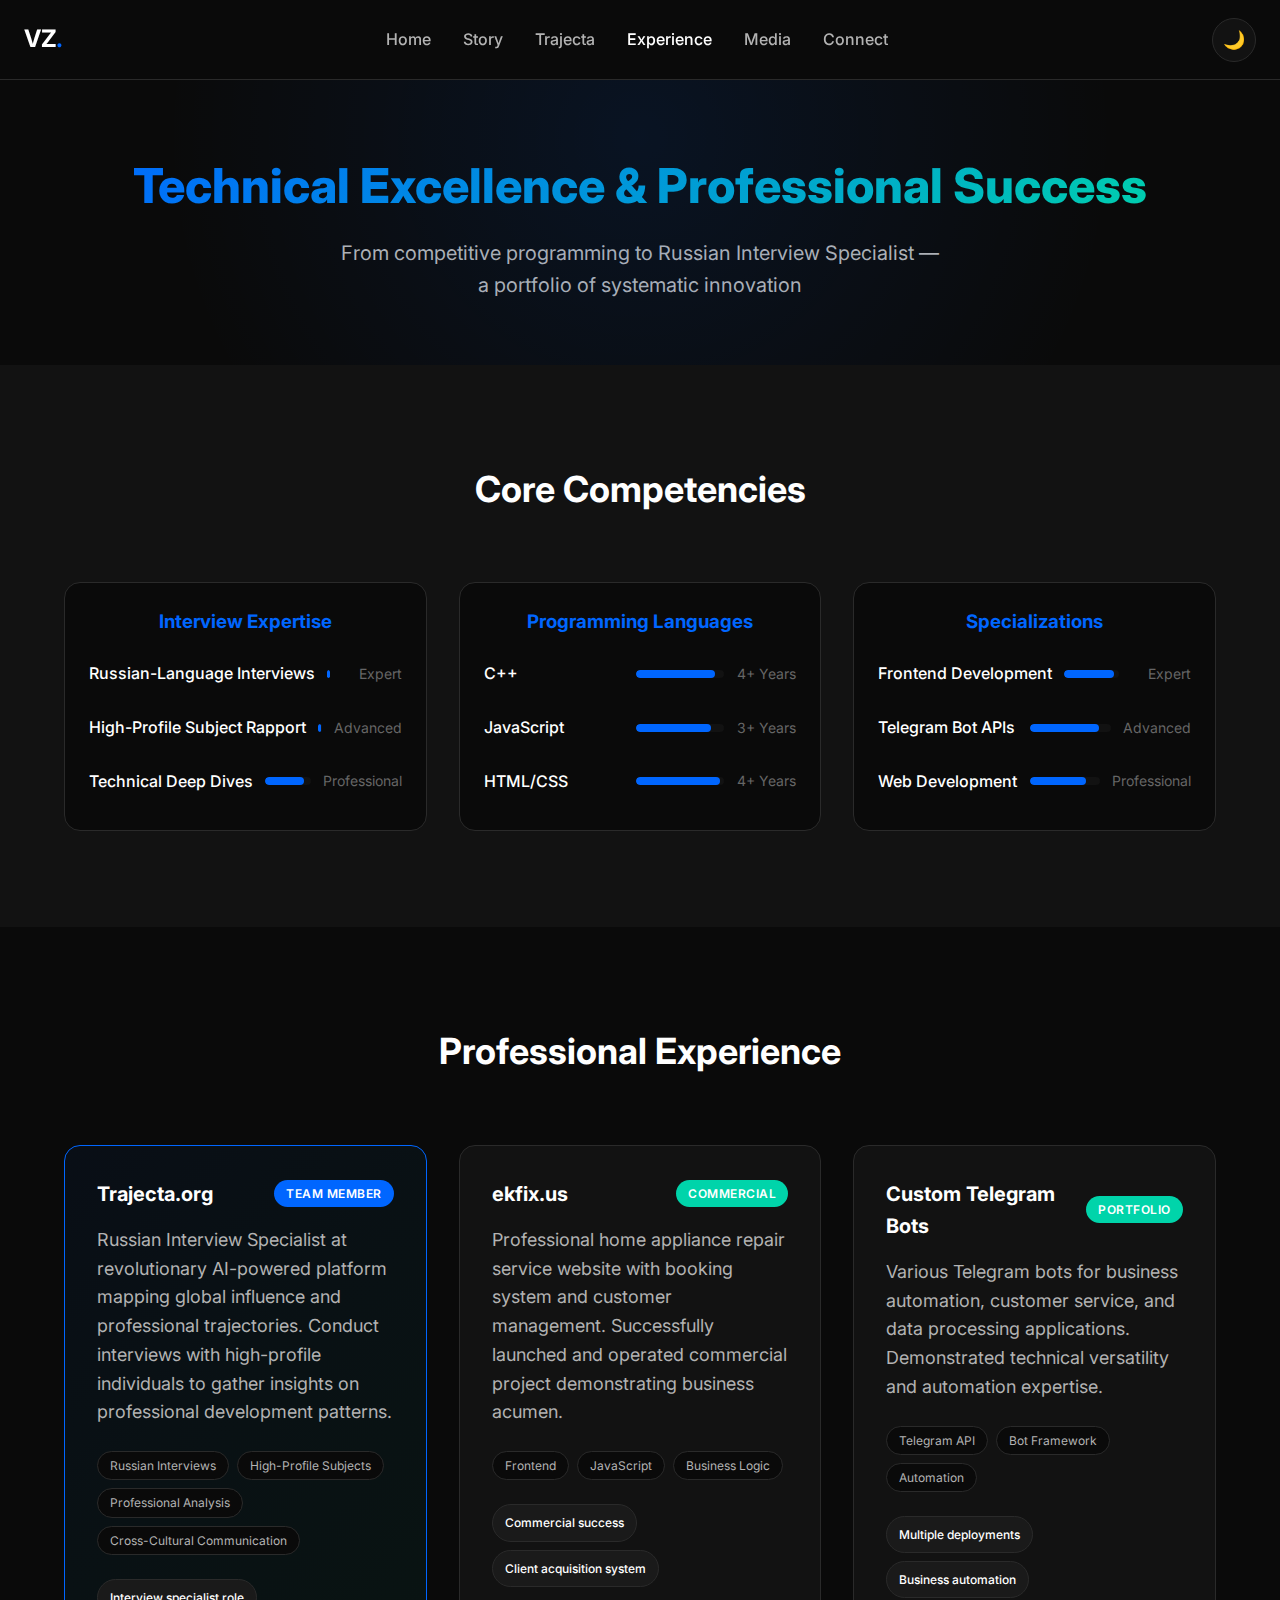
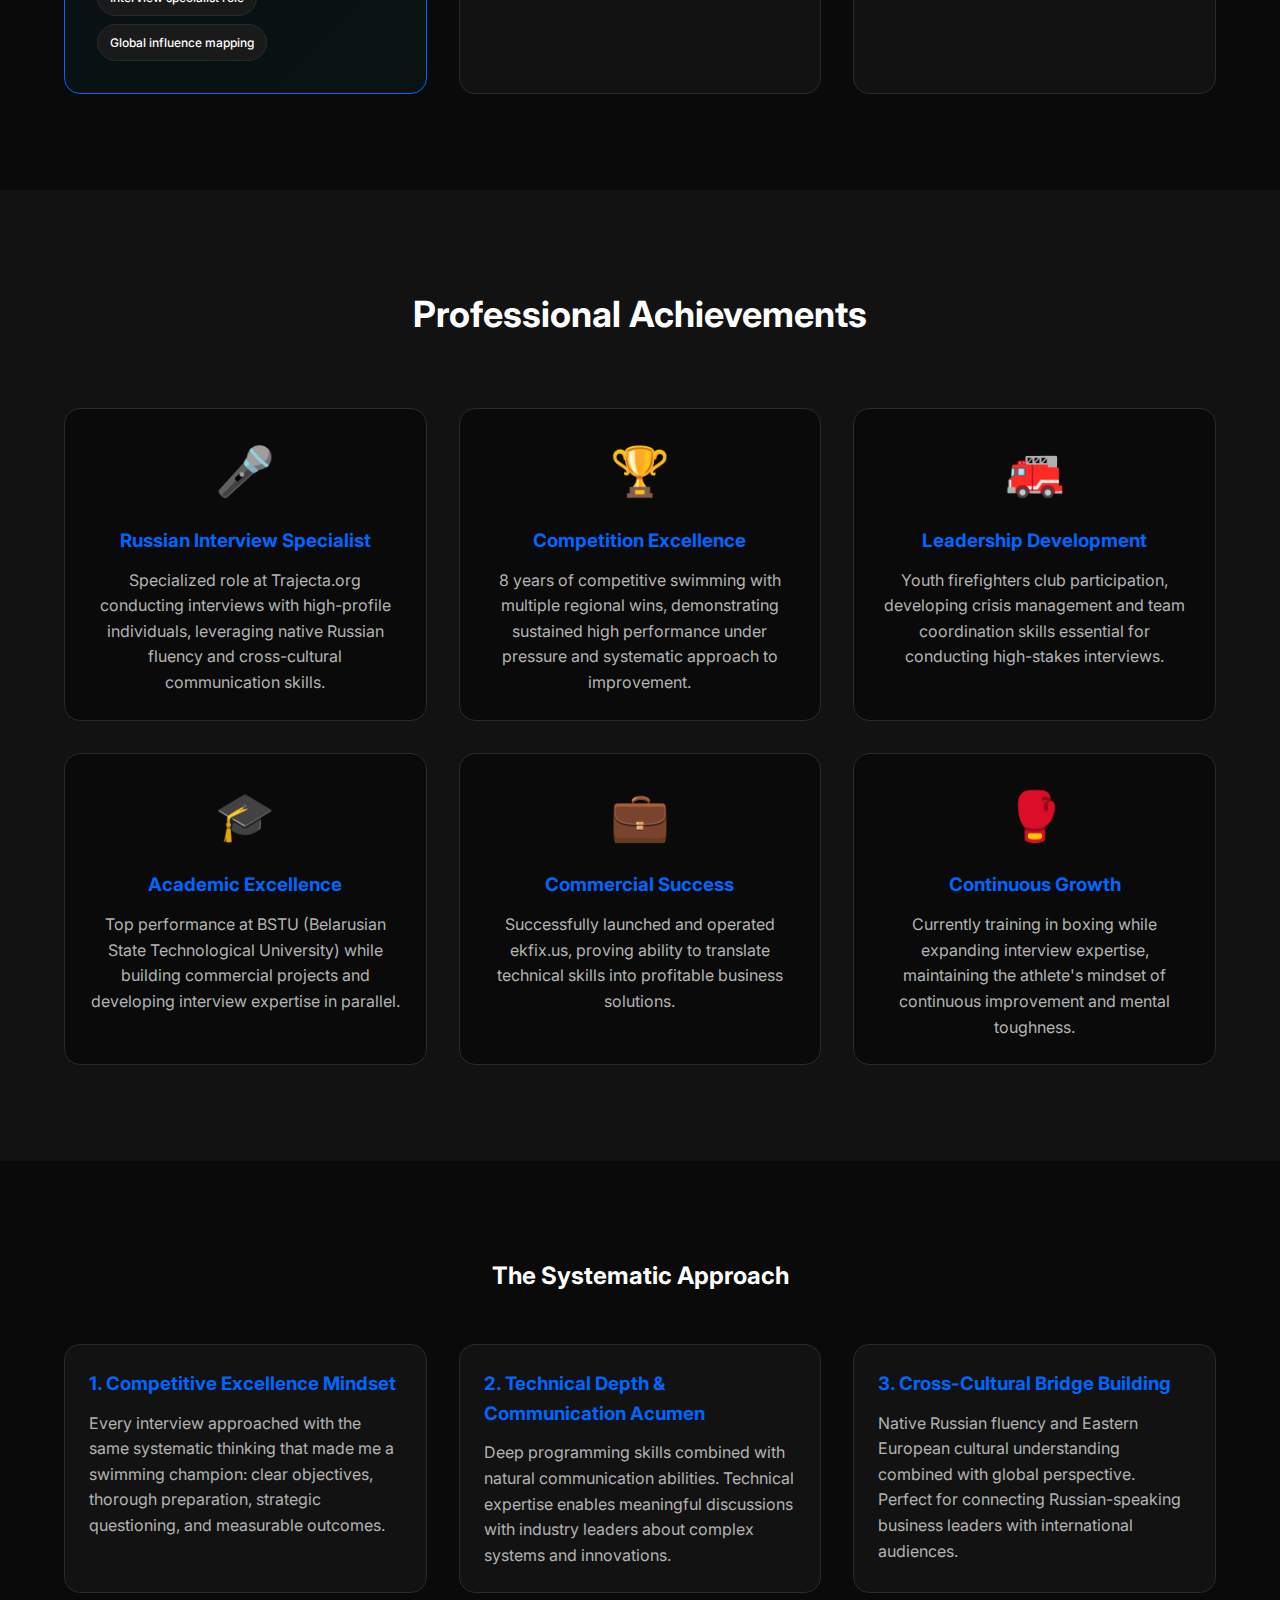
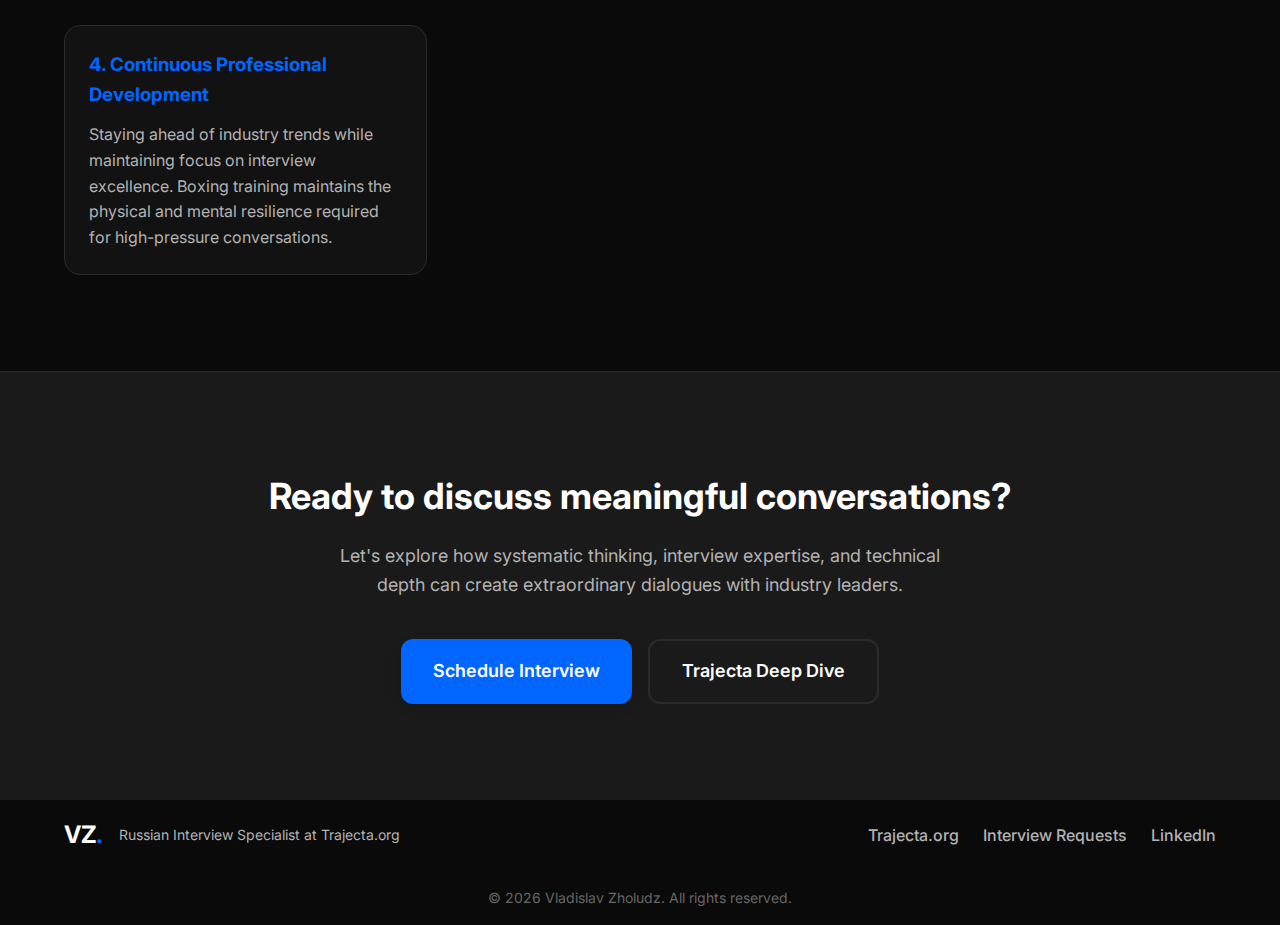
<file: experience.html>
<!DOCTYPE html>
<html lang="en">
<head>
  <meta charset="UTF-8" />
  <meta name="viewport" content="width=device-width, initial-scale=1.0" />
  <title>Experience & Portfolio — Vladislav Zholudz Technical Expertise</title>
  <meta name="description" content="Technical portfolio and professional experience of Vladislav Zholudz: C++, Frontend, Telegram Bots, and Russian Interview Specialist at Trajecta.">
  <link rel="stylesheet" href="style.css" />
  <link href="https://fonts.googleapis.com/css2?family=Inter:wght@300;400;500;600;700;800&display=swap" rel="stylesheet">
  <script defer src="scripts.js"></script>
</head>
<body>
<header class="header">
  <a href="index.html" class="logo-link">
    <div class="logo">VZ<span>.</span></div>
  </a>
  <nav id="nav" class="nav">
    <a href="index.html" class="nav-link">Home</a>
    <a href="about.html" class="nav-link">Story</a>
    <a href="trajecta.html" class="nav-link">Trajecta</a>
    <a href="experience.html" class="nav-link active">Experience</a>
    <a href="media.html" class="nav-link">Media</a>
    <a href="contact.html" class="nav-link">Connect</a>
  </nav>
  <div class="header-controls">
    <button id="theme-toggle" class="theme-toggle" aria-label="Toggle theme">
      <span class="theme-icon">🌙</span>
    </button>
    <button id="burger" class="burger" aria-label="Toggle menu">
      <span></span><span></span><span></span>
    </button>
  </div>
</header>

<main class="page-content">
  <section class="hero-banner">
    <div class="container">
      <div class="hero-banner-content fade">
        <h1 class="page-title">Technical Excellence & Professional Success</h1>
        <p class="page-subtitle">From competitive programming to Russian Interview Specialist — a portfolio of systematic innovation</p>
      </div>
    </div>
  </section>

  <section class="skills-overview">
    <div class="container">
      <h2 class="section-title fade">Core Competencies</h2>
      <div class="skills-grid fade">
        <div class="skill-category">
          <h3>Interview Expertise</h3>
          <div class="skill-items">
            <div class="skill-item">
              <span class="skill-name">Russian-Language Interviews</span>
              <div class="skill-bar"><div class="skill-progress" style="width: 95%"></div></div>
              <span class="skill-years">Expert</span>
            </div>
            <div class="skill-item">
              <span class="skill-name">High-Profile Subject Rapport</span>
              <div class="skill-bar"><div class="skill-progress" style="width: 90%"></div></div>
              <span class="skill-years">Advanced</span>
            </div>
            <div class="skill-item">
              <span class="skill-name">Technical Deep Dives</span>
              <div class="skill-bar"><div class="skill-progress" style="width: 85%"></div></div>
              <span class="skill-years">Professional</span>
            </div>
          </div>
        </div>
        <div class="skill-category">
          <h3>Programming Languages</h3>
          <div class="skill-items">
            <div class="skill-item">
              <span class="skill-name">C++</span>
              <div class="skill-bar"><div class="skill-progress" style="width: 90%"></div></div>
              <span class="skill-years">4+ Years</span>
            </div>
            <div class="skill-item">
              <span class="skill-name">JavaScript</span>
              <div class="skill-bar"><div class="skill-progress" style="width: 85%"></div></div>
              <span class="skill-years">3+ Years</span>
            </div>
            <div class="skill-item">
              <span class="skill-name">HTML/CSS</span>
              <div class="skill-bar"><div class="skill-progress" style="width: 95%"></div></div>
              <span class="skill-years">4+ Years</span>
            </div>
          </div>
        </div>
        <div class="skill-category">
          <h3>Specializations</h3>
          <div class="skill-items">
            <div class="skill-item">
              <span class="skill-name">Frontend Development</span>
              <div class="skill-bar"><div class="skill-progress" style="width: 90%"></div></div>
              <span class="skill-years">Expert</span>
            </div>
            <div class="skill-item">
              <span class="skill-name">Telegram Bot APIs</span>
              <div class="skill-bar"><div class="skill-progress" style="width: 85%"></div></div>
              <span class="skill-years">Advanced</span>
            </div>
            <div class="skill-item">
              <span class="skill-name">Web Development</span>
              <div class="skill-bar"><div class="skill-progress" style="width: 80%"></div></div>
              <span class="skill-years">Professional</span>
            </div>
          </div>
        </div>
      </div>
    </div>
  </section>

  <section class="projects-section">
    <div class="container">
      <h2 class="section-title fade">Professional Experience</h2>
      <div class="projects-grid fade">
        <div class="project-card featured">
          <div class="project-header">
            <h3>Trajecta.org</h3>
            <span class="project-status team-member">Team Member</span>
          </div>
          <p class="project-description">Russian Interview Specialist at revolutionary AI-powered platform mapping global influence and professional trajectories. Conduct interviews with high-profile individuals to gather insights on professional development patterns.</p>
          <div class="project-tech">
            <span class="tech-tag">Russian Interviews</span>
            <span class="tech-tag">High-Profile Subjects</span>
            <span class="tech-tag">Professional Analysis</span>
            <span class="tech-tag">Cross-Cultural Communication</span>
          </div>
          <div class="project-impact">
            <span class="impact-metric">Interview specialist role</span>
            <span class="impact-metric">Global influence mapping</span>
          </div>
        </div>

        <div class="project-card">
          <div class="project-header">
            <h3>ekfix.us</h3>
            <span class="project-status commercial">Commercial</span>
          </div>
          <p class="project-description">Professional home appliance repair service website with booking system and customer management. Successfully launched and operated commercial project demonstrating business acumen.</p>
          <div class="project-tech">
            <span class="tech-tag">Frontend</span>
            <span class="tech-tag">JavaScript</span>
            <span class="tech-tag">Business Logic</span>
          </div>
          <div class="project-impact">
            <span class="impact-metric">Commercial success</span>
            <span class="impact-metric">Client acquisition system</span>
          </div>
        </div>

        <div class="project-card">
          <div class="project-header">
            <h3>Custom Telegram Bots</h3>
            <span class="project-status multiple">Portfolio</span>
          </div>
          <p class="project-description">Various Telegram bots for business automation, customer service, and data processing applications. Demonstrated technical versatility and automation expertise.</p>
          <div class="project-tech">
            <span class="tech-tag">Telegram API</span>
            <span class="tech-tag">Bot Framework</span>
            <span class="tech-tag">Automation</span>
          </div>
          <div class="project-impact">
            <span class="impact-metric">Multiple deployments</span>
            <span class="impact-metric">Business automation</span>
          </div>
        </div>
      </div>
    </div>
  </section>

  <section class="achievements-section">
    <div class="container">
      <h2 class="section-title fade">Professional Achievements</h2>
      <div class="achievements-grid fade">
        <div class="achievement-item">
          <div class="achievement-icon">🎤</div>
          <h3>Russian Interview Specialist</h3>
          <p>Specialized role at Trajecta.org conducting interviews with high-profile individuals, leveraging native Russian fluency and cross-cultural communication skills.</p>
        </div>
        <div class="achievement-item">
          <div class="achievement-icon">🏆</div>
          <h3>Competition Excellence</h3>
          <p>8 years of competitive swimming with multiple regional wins, demonstrating sustained high performance under pressure and systematic approach to improvement.</p>
        </div>
        <div class="achievement-item">
          <div class="achievement-icon">🚒</div>
          <h3>Leadership Development</h3>
          <p>Youth firefighters club participation, developing crisis management and team coordination skills essential for conducting high-stakes interviews.</p>
        </div>
        <div class="achievement-item">
          <div class="achievement-icon">🎓</div>
          <h3>Academic Excellence</h3>
          <p>Top performance at BSTU (Belarusian State Technological University) while building commercial projects and developing interview expertise in parallel.</p>
        </div>
        <div class="achievement-item">
          <div class="achievement-icon">💼</div>
          <h3>Commercial Success</h3>
          <p>Successfully launched and operated ekfix.us, proving ability to translate technical skills into profitable business solutions.</p>
        </div>
        <div class="achievement-item">
          <div class="achievement-icon">🥊</div>
          <h3>Continuous Growth</h3>
          <p>Currently training in boxing while expanding interview expertise, maintaining the athlete's mindset of continuous improvement and mental toughness.</p>
        </div>
      </div>
    </div>
  </section>

  <section class="approach-section">
    <div class="container">
      <div class="approach-content fade">
        <h2>The Systematic Approach</h2>
        <div class="approach-grid">
          <div class="approach-item">
            <h3>1. Competitive Excellence Mindset</h3>
            <p>Every interview approached with the same systematic thinking that made me a swimming champion: clear objectives, thorough preparation, strategic questioning, and measurable outcomes.</p>
          </div>
          <div class="approach-item">
            <h3>2. Technical Depth & Communication Acumen</h3>
            <p>Deep programming skills combined with natural communication abilities. Technical expertise enables meaningful discussions with industry leaders about complex systems and innovations.</p>
          </div>
          <div class="approach-item">
            <h3>3. Cross-Cultural Bridge Building</h3>
            <p>Native Russian fluency and Eastern European cultural understanding combined with global perspective. Perfect for connecting Russian-speaking business leaders with international audiences.</p>
          </div>
          <div class="approach-item">
            <h3>4. Continuous Professional Development</h3>
            <p>Staying ahead of industry trends while maintaining focus on interview excellence. Boxing training maintains the physical and mental resilience required for high-pressure conversations.</p>
          </div>
        </div>
      </div>
    </div>
  </section>

  <section class="cta-section">
    <div class="container">
      <div class="cta-content fade">
        <h2>Ready to discuss meaningful conversations?</h2>
        <p>Let's explore how systematic thinking, interview expertise, and technical depth can create extraordinary dialogues with industry leaders.</p>
        <div class="cta-actions">
          <a href="contact.html" class="btn btn-primary btn-large">
            Schedule Interview
          </a>
          <a href="trajecta.html" class="btn btn-outline btn-large">
            Trajecta Deep Dive
          </a>
        </div>
      </div>
    </div>
  </section>
</main>

<footer class="footer">
  <div class="container">
    <div class="footer-content">
      <div class="footer-brand">
        <div class="logo">VZ<span>.</span></div>
        <p>Russian Interview Specialist at Trajecta.org</p>
      </div>
      <div class="footer-links">
        <a href="https://trajecta.org" target="_blank">Trajecta.org</a>
        <a href="mailto:interviews@vladislav-zholudz.com">Interview Requests</a>
        <a href="https://linkedin.com/in/vladislav-zholudz" target="_blank">LinkedIn</a>
      </div>
    </div>
    <div class="footer-bottom">
      <p>© <span id="year"></span> Vladislav Zholudz. All rights reserved.</p>
    </div>
  </div>
</footer>

<style>
/* Experience page specific styles */
.page-content {
  padding-top: var(--header-height);
}

.hero-banner {
  background: var(--bg-primary);
  padding: var(--space-20) 0 var(--space-16);
  text-align: center;
  position: relative;
}

.hero-banner::before {
  content: '';
  position: absolute;
  top: 0;
  left: 0;
  right: 0;
  bottom: 0;
  background: radial-gradient(circle at 50% 20%, rgba(0, 102, 255, 0.1) 0%, transparent 70%);
  pointer-events: none;
}

.page-title {
  font-size: var(--font-size-5xl);
  font-weight: var(--font-weight-extrabold);
  line-height: 1.1;
  margin-bottom: var(--space-6);
  background: var(--gradient-primary);
  background-clip: text;
  -webkit-background-clip: text;
  -webkit-text-fill-color: transparent;
}

.page-subtitle {
  font-size: var(--font-size-xl);
  color: var(--text-secondary);
  max-width: 600px;
  margin: 0 auto;
}

.skills-overview {
  padding: var(--space-24) 0;
  background: var(--bg-secondary);
}

.skills-grid {
  display: grid;
  grid-template-columns: repeat(auto-fit, minmax(300px, 1fr));
  gap: var(--space-8);
  margin-top: var(--space-12);
}

.skill-category {
  background: var(--bg-primary);
  border: 1px solid var(--border);
  border-radius: var(--radius-xl);
  padding: var(--space-6);
}

.skill-category h3 {
  color: var(--primary);
  margin-bottom: var(--space-6);
  text-align: center;
}

.skill-items {
  display: flex;
  flex-direction: column;
  gap: var(--space-4);
}

.skill-item {
  display: flex;
  align-items: center;
  justify-content: space-between;
  margin-bottom: var(--space-3);
}

.skill-name {
  font-weight: var(--font-weight-medium);
  color: var(--text-primary);
  min-width: 140px;
}

.skill-bar {
  flex: 1;
  height: 8px;
  background: var(--bg-secondary);
  border-radius: var(--radius-full);
  margin: 0 var(--space-3);
  overflow: hidden;
}

.skill-progress {
  height: 100%;
  background: var(--primary);
  border-radius: var(--radius-full);
  transition: width 0.8s ease-out;
}

.skill-years {
  font-size: var(--font-size-sm);
  color: var(--text-muted);
  min-width: 60px;
  text-align: right;
}

.projects-section {
  padding: var(--space-24) 0;
  background: var(--bg-primary);
}

.projects-grid {
  display: grid;
  grid-template-columns: repeat(auto-fit, minmax(350px, 1fr));
  gap: var(--space-8);
  margin-top: var(--space-12);
}

.project-card {
  background: var(--bg-secondary);
  border: 1px solid var(--border);
  border-radius: var(--radius-xl);
  padding: var(--space-8);
  transition: all var(--transition-normal);
}

.project-card:hover {
  transform: translateY(-4px);
  box-shadow: var(--shadow-xl);
}

.project-card.featured {
  border-color: var(--primary);
  background: linear-gradient(135deg, rgba(0, 102, 255, 0.05) 0%, rgba(0, 212, 170, 0.05) 100%);
}

.project-header {
  display: flex;
  align-items: center;
  justify-content: space-between;
  margin-bottom: var(--space-4);
}

.project-header h3 {
  color: var(--text-primary);
  font-size: var(--font-size-xl);
}

.project-status {
  padding: var(--space-1) var(--space-3);
  border-radius: var(--radius-full);
  font-size: var(--font-size-xs);
  font-weight: var(--font-weight-semibold);
  text-transform: uppercase;
  letter-spacing: 0.5px;
}

.project-status.team-member {
  background: var(--primary);
  color: white;
}

.project-status.commercial {
  background: var(--success);
  color: white;
}

.project-status.multiple {
  background: var(--accent);
  color: white;
}

.project-description {
  color: var(--text-secondary);
  line-height: 1.6;
  margin-bottom: var(--space-6);
}

.project-tech {
  display: flex;
  flex-wrap: wrap;
  gap: var(--space-2);
  margin-bottom: var(--space-6);
}

.tech-tag {
  background: var(--bg-primary);
  border: 1px solid var(--border);
  padding: var(--space-1) var(--space-3);
  border-radius: var(--radius-full);
  font-size: var(--font-size-xs);
  color: var(--text-secondary);
}

.project-impact {
  display: flex;
  flex-wrap: wrap;
  gap: var(--space-2);
}

.impact-metric {
  background: var(--bg-tertiary);
  border: 1px solid var(--border);
  padding: var(--space-2) var(--space-3);
  border-radius: var(--radius-full);
  font-size: var(--font-size-xs);
  color: var(--text-primary);
  font-weight: var(--font-weight-medium);
}

.achievements-section {
  padding: var(--space-24) 0;
  background: var(--bg-secondary);
}

.achievements-grid {
  display: grid;
  grid-template-columns: repeat(auto-fit, minmax(300px, 1fr));
  gap: var(--space-8);
  margin-top: var(--space-12);
}

.achievement-item {
  background: var(--bg-primary);
  border: 1px solid var(--border);
  border-radius: var(--radius-xl);
  padding: var(--space-6);
  text-align: center;
  transition: transform var(--transition-normal);
}

.achievement-item:hover {
  transform: translateY(-4px);
}

.achievement-icon {
  font-size: 3rem;
  margin-bottom: var(--space-4);
}

.achievement-item h3 {
  color: var(--primary);
  margin-bottom: var(--space-3);
}

.achievement-item p {
  color: var(--text-secondary);
  line-height: 1.6;
}

.approach-section {
  padding: var(--space-24) 0;
  background: var(--bg-primary);
}

.approach-content h2 {
  text-align: center;
  margin-bottom: var(--space-12);
  color: var(--text-primary);
}

.approach-grid {
  display: grid;
  grid-template-columns: repeat(auto-fit, minmax(300px, 1fr));
  gap: var(--space-8);
}

.approach-item {
  background: var(--bg-secondary);
  border: 1px solid var(--border);
  border-radius: var(--radius-xl);
  padding: var(--space-6);
}

.approach-item h3 {
  color: var(--primary);
  margin-bottom: var(--space-3);
}

.approach-item p {
  color: var(--text-secondary);
  line-height: 1.6;
}

@media (max-width: 768px) {
  .page-title {
    font-size: var(--font-size-3xl);
  }
  
  .skills-grid {
    grid-template-columns: 1fr;
  }
  
  .projects-grid {
    grid-template-columns: 1fr;
  }
  
  .skill-item {
    flex-direction: column;
    align-items: stretch;
    gap: var(--space-2);
  }
  
  .skill-bar {
    margin: 0;
  }
  
  .skill-years {
    text-align: left;
    min-width: auto;
  }
}
</style>
</body>
</html>
</file>
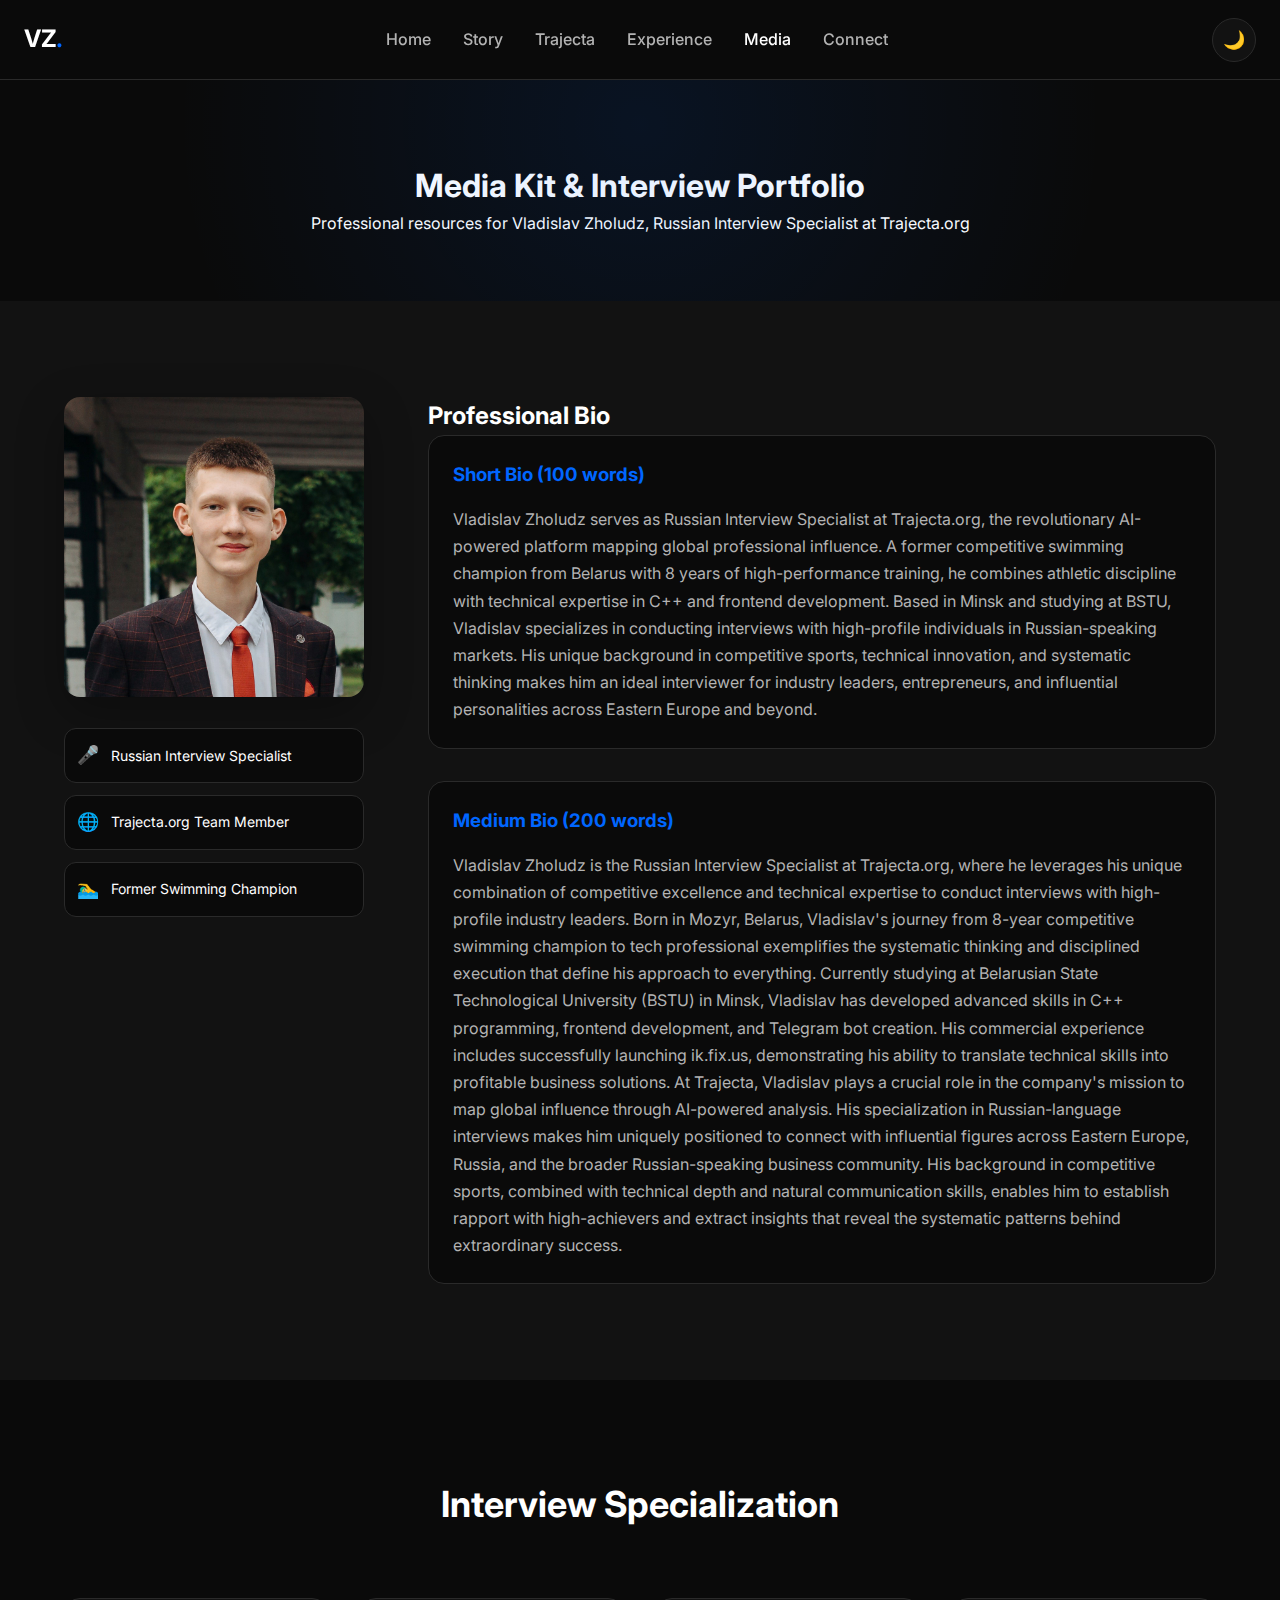
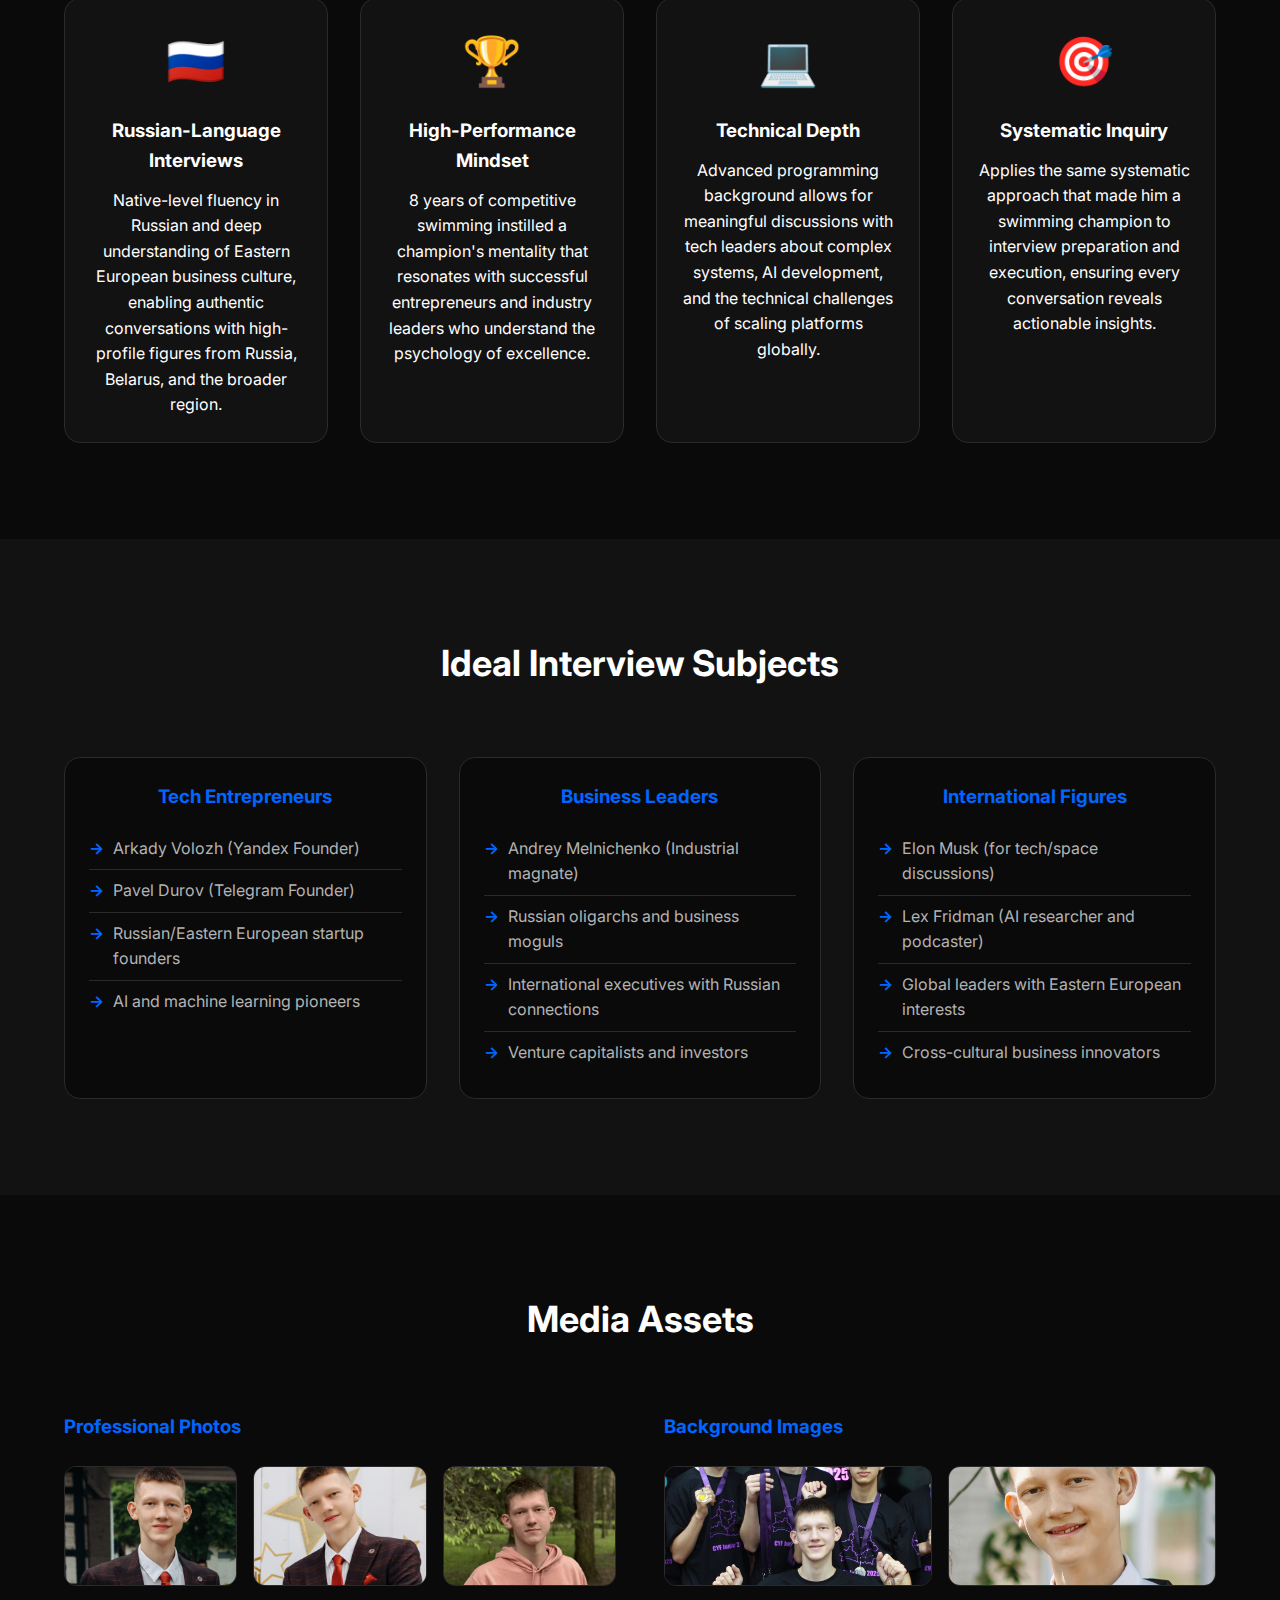
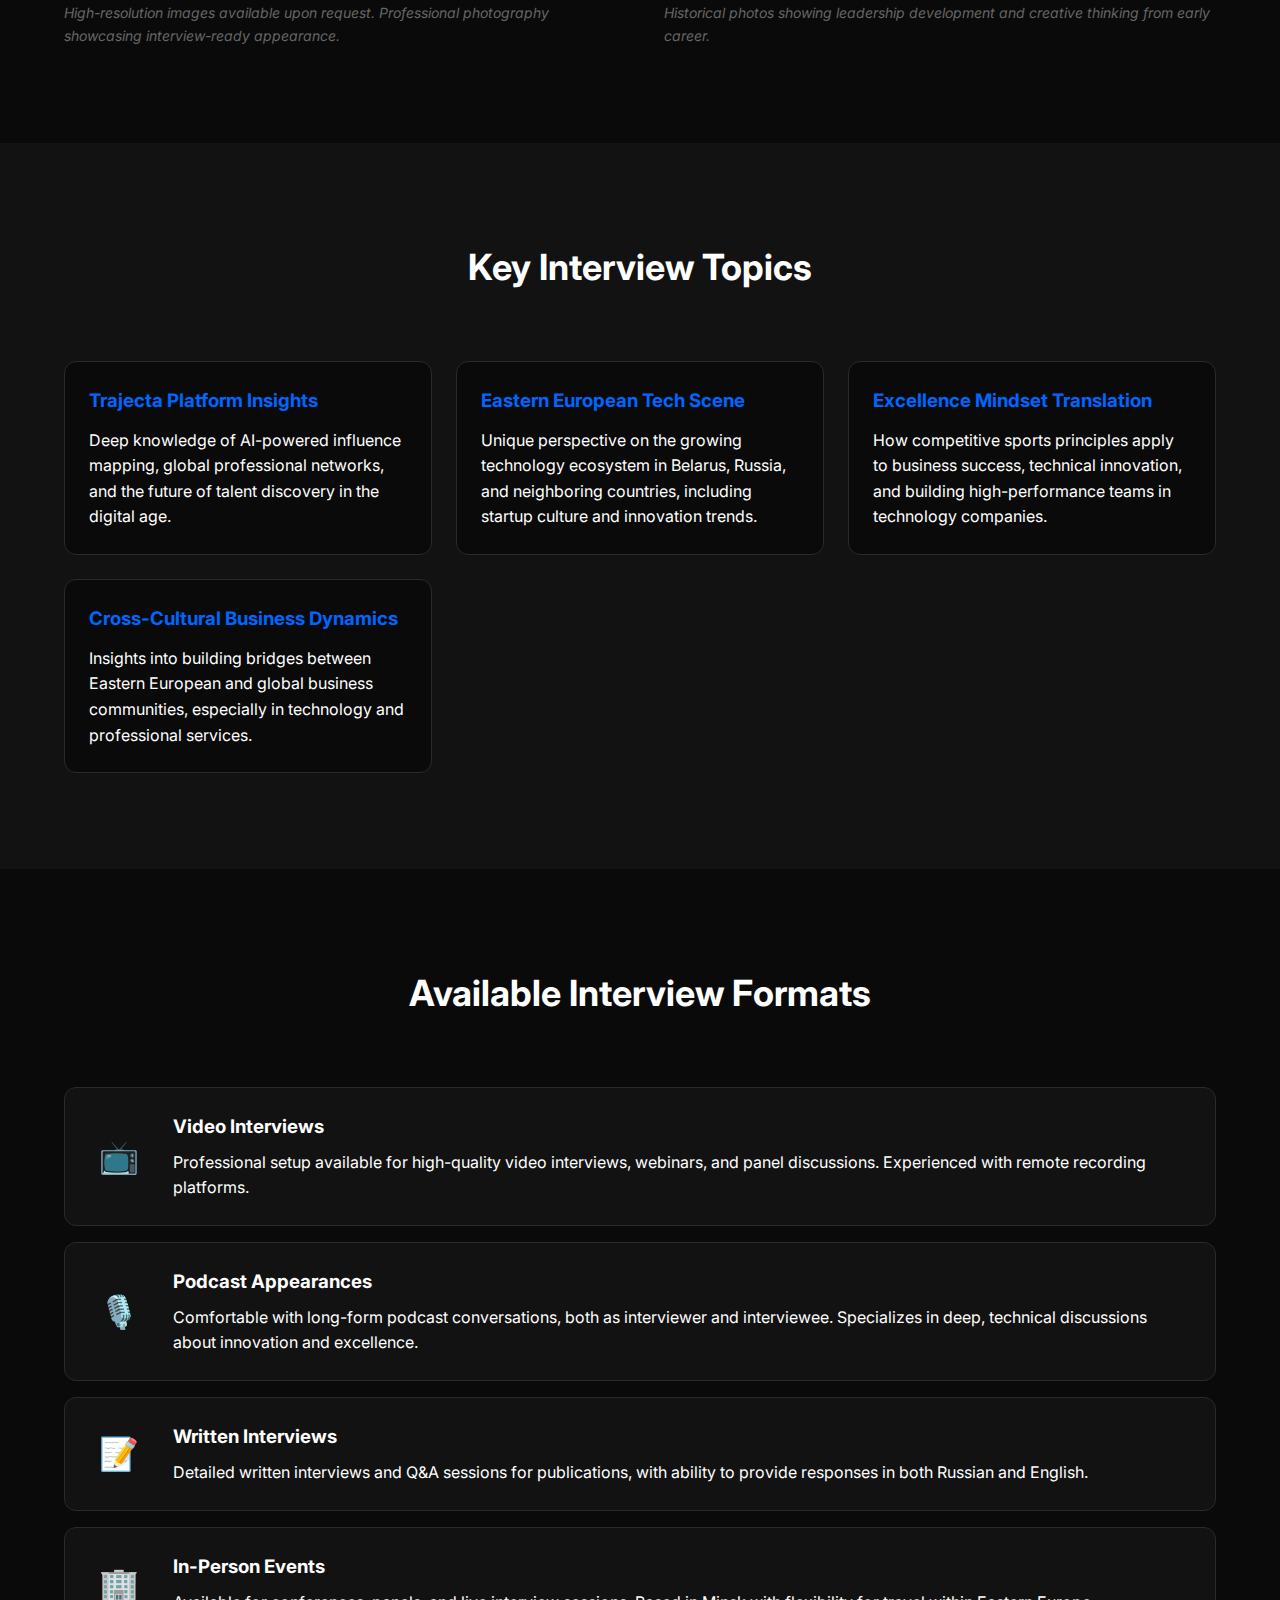
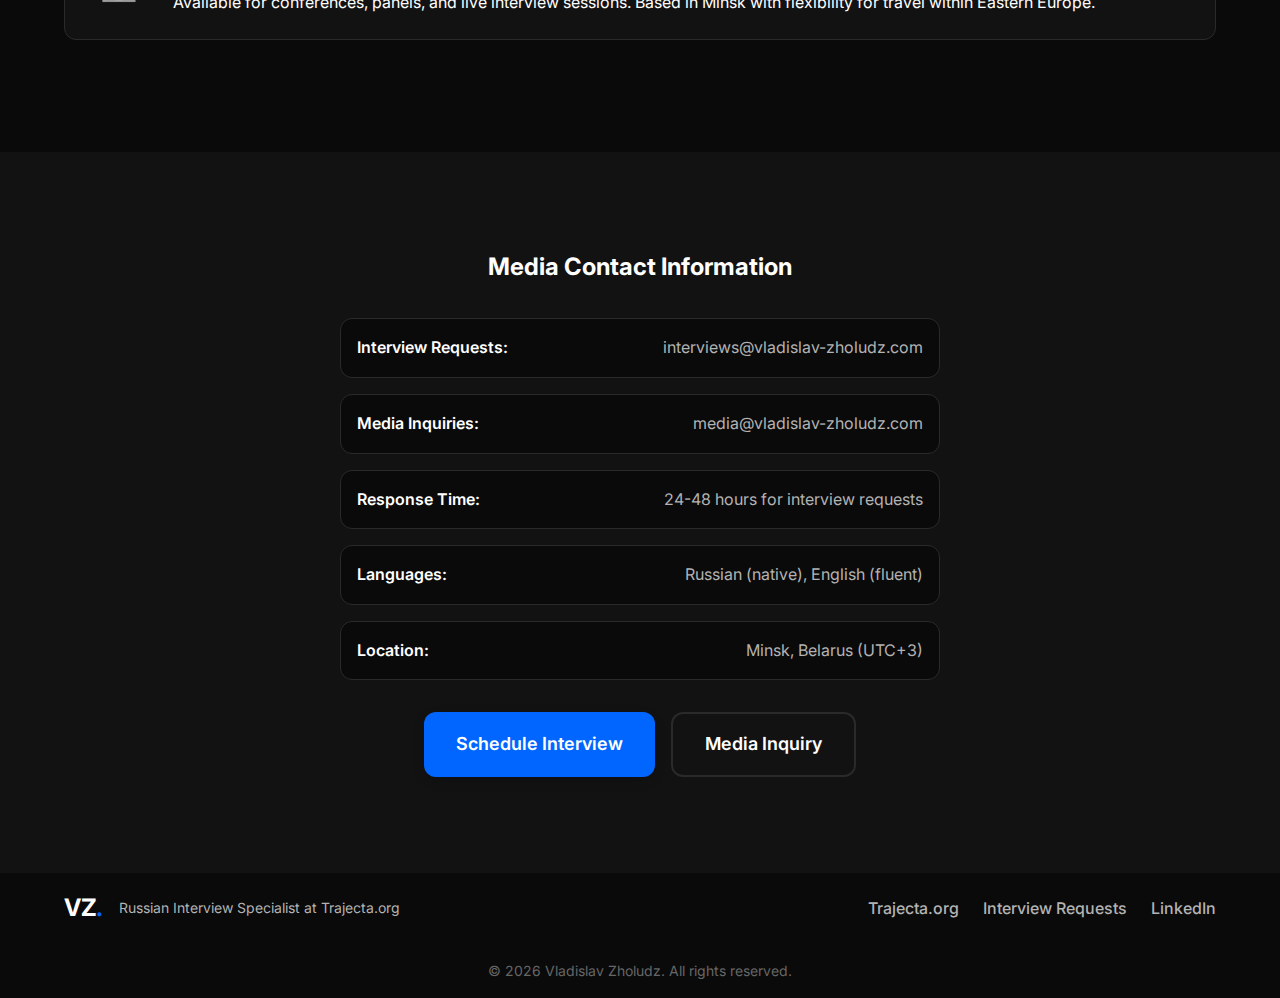
<file: media.html>
<!DOCTYPE html>
<html lang="en">
<head>
  <meta charset="UTF-8" />
  <meta name="viewport" content="width=device-width, initial-scale=1.0" />
  <title>Media Kit — Vladislav Zholudz, Russian Interview Specialist at Trajecta</title>
  <meta name="description" content="Professional media kit for Vladislav Zholudz, Russian Interview Specialist at Trajecta.org. Ready for high-profile interviews with industry leaders.">
  <link rel="stylesheet" href="style.css" />
  <link href="https://fonts.googleapis.com/css2?family=Inter:wght@300;400;500;600;700;800&display=swap" rel="stylesheet">
  <script defer src="scripts.js"></script>
</head>
<body>
<header class="header">
  <a href="index.html" class="logo-link">
    <div class="logo">VZ<span>.</span></div>
  </a>
  <nav id="nav" class="nav">
    <a href="index.html" class="nav-link">Home</a>
    <a href="about.html" class="nav-link">Story</a>
    <a href="trajecta.html" class="nav-link">Trajecta</a>
    <a href="experience.html" class="nav-link">Experience</a>
    <a href="media.html" class="nav-link active">Media</a>
    <a href="contact.html" class="nav-link">Connect</a>
  </nav>
  <div class="header-controls">
    <button id="theme-toggle" class="theme-toggle" aria-label="Toggle theme">
      <span class="theme-icon">🌙</span>
    </button>
    <button id="burger" class="burger" aria-label="Toggle menu">
      <span></span><span></span><span></span>
    </button>
  </div>
</header>

<main class="page-content">
  <section class="hero-banner">
    <div class="container">
      <div class="hero-banner-content fade">
        <h1 class="page-title">Media Kit & Interview Portfolio</h1>
        <p class="page-subtitle">Professional resources for Vladislav Zholudz, Russian Interview Specialist at Trajecta.org</p>
      </div>
    </div>
  </section>

  <section class="bio-section">
    <div class="container">
      <div class="bio-grid fade">
        <div class="bio-visual">
          <img src="images/official in a tie and jacket.jpg" alt="Vladislav Zholudz Professional Portrait" class="bio-image" />
          <div class="bio-credentials">
            <div class="credential-item">
              <span class="credential-icon">🎤</span>
              <span>Russian Interview Specialist</span>
            </div>
            <div class="credential-item">
              <span class="credential-icon">🌐</span>
              <span>Trajecta.org Team Member</span>
            </div>
            <div class="credential-item">
              <span class="credential-icon">🏊‍♂️</span>
              <span>Former Swimming Champion</span>
            </div>
          </div>
        </div>
        <div class="bio-content">
          <h2>Professional Bio</h2>
          <div class="bio-versions">
            <div class="bio-version">
              <h3>Short Bio (100 words)</h3>
              <p class="bio-text">
                Vladislav Zholudz serves as Russian Interview Specialist at Trajecta.org, the revolutionary AI-powered platform mapping global professional influence. A former competitive swimming champion from Belarus with 8 years of high-performance training, he combines athletic discipline with technical expertise in C++ and frontend development. Based in Minsk and studying at BSTU, Vladislav specializes in conducting interviews with high-profile individuals in Russian-speaking markets. His unique background in competitive sports, technical innovation, and systematic thinking makes him an ideal interviewer for industry leaders, entrepreneurs, and influential personalities across Eastern Europe and beyond.
              </p>
            </div>
            
            <div class="bio-version">
              <h3>Medium Bio (200 words)</h3>
              <p class="bio-text">
                Vladislav Zholudz is the Russian Interview Specialist at Trajecta.org, where he leverages his unique combination of competitive excellence and technical expertise to conduct interviews with high-profile industry leaders. Born in Mozyr, Belarus, Vladislav's journey from 8-year competitive swimming champion to tech professional exemplifies the systematic thinking and disciplined execution that define his approach to everything.

                Currently studying at Belarusian State Technological University (BSTU) in Minsk, Vladislav has developed advanced skills in C++ programming, frontend development, and Telegram bot creation. His commercial experience includes successfully launching ik.fix.us, demonstrating his ability to translate technical skills into profitable business solutions.

                At Trajecta, Vladislav plays a crucial role in the company's mission to map global influence through AI-powered analysis. His specialization in Russian-language interviews makes him uniquely positioned to connect with influential figures across Eastern Europe, Russia, and the broader Russian-speaking business community. His background in competitive sports, combined with technical depth and natural communication skills, enables him to establish rapport with high-achievers and extract insights that reveal the systematic patterns behind extraordinary success.
              </p>
            </div>
          </div>
        </div>
      </div>
    </div>
  </section>

  <section class="interview-expertise">
    <div class="container">
      <h2 class="section-title fade">Interview Specialization</h2>
      <div class="expertise-grid fade">
        <div class="expertise-card">
          <div class="expertise-icon">🇷🇺</div>
          <h3>Russian-Language Interviews</h3>
          <p>Native-level fluency in Russian and deep understanding of Eastern European business culture, enabling authentic conversations with high-profile figures from Russia, Belarus, and the broader region.</p>
        </div>
        <div class="expertise-card">
          <div class="expertise-icon">🏆</div>
          <h3>High-Performance Mindset</h3>
          <p>8 years of competitive swimming instilled a champion's mentality that resonates with successful entrepreneurs and industry leaders who understand the psychology of excellence.</p>
        </div>
        <div class="expertise-card">
          <div class="expertise-icon">💻</div>
          <h3>Technical Depth</h3>
          <p>Advanced programming background allows for meaningful discussions with tech leaders about complex systems, AI development, and the technical challenges of scaling platforms globally.</p>
        </div>
        <div class="expertise-card">
          <div class="expertise-icon">🎯</div>
          <h3>Systematic Inquiry</h3>
          <p>Applies the same systematic approach that made him a swimming champion to interview preparation and execution, ensuring every conversation reveals actionable insights.</p>
        </div>
      </div>
    </div>
  </section>

  <section class="target-interviews">
    <div class="container">
      <h2 class="section-title fade">Ideal Interview Subjects</h2>
      <div class="targets-grid fade">
        <div class="target-category">
          <h3>Tech Entrepreneurs</h3>
          <ul class="target-list">
            <li>Arkady Volozh (Yandex Founder)</li>
            <li>Pavel Durov (Telegram Founder)</li>
            <li>Russian/Eastern European startup founders</li>
            <li>AI and machine learning pioneers</li>
          </ul>
        </div>
        <div class="target-category">
          <h3>Business Leaders</h3>
          <ul class="target-list">
            <li>Andrey Melnichenko (Industrial magnate)</li>
            <li>Russian oligarchs and business moguls</li>
            <li>International executives with Russian connections</li>
            <li>Venture capitalists and investors</li>
          </ul>
        </div>
        <div class="target-category">
          <h3>International Figures</h3>
          <ul class="target-list">
            <li>Elon Musk (for tech/space discussions)</li>
            <li>Lex Fridman (AI researcher and podcaster)</li>
            <li>Global leaders with Eastern European interests</li>
            <li>Cross-cultural business innovators</li>
          </ul>
        </div>
      </div>
    </div>
  </section>

  <section class="media-assets">
    <div class="container">
      <h2 class="section-title fade">Media Assets</h2>
      <div class="assets-grid fade">
        <div class="asset-category">
          <h3>Professional Photos</h3>
          <div class="photo-gallery">
            <img src="images/official in a tie and jacket.jpg" alt="Vladislav Professional Portrait" class="media-photo" />
            <img src="images/jacketed_official.jpg" alt="Vladislav Business Attire" class="media-photo" />
            <img src="images/profile.jpg" alt="Vladislav Profile Shot" class="media-photo" />
          </div>
          <p class="asset-note">High-resolution images available upon request. Professional photography showcasing interview-ready appearance.</p>
        </div>
        
        <div class="asset-category">
          <h3>Background Images</h3>
          <div class="photo-gallery">
            <img src="images/cyf-junor-olympiad-volunteering.jpg" alt="Youth Leadership" class="media-photo" />
            <img src="images/tie-dye.jpg" alt="Creative Innovation" class="media-photo" />
          </div>
          <p class="asset-note">Historical photos showing leadership development and creative thinking from early career.</p>
        </div>
      </div>
    </div>
  </section>

  <section class="key-messages">
    <div class="container">
      <h2 class="section-title fade">Key Interview Topics</h2>
      <div class="messages-grid fade">
        <div class="message-card">
          <h3>Trajecta Platform Insights</h3>
          <p>Deep knowledge of AI-powered influence mapping, global professional networks, and the future of talent discovery in the digital age.</p>
        </div>
        <div class="message-card">
          <h3>Eastern European Tech Scene</h3>
          <p>Unique perspective on the growing technology ecosystem in Belarus, Russia, and neighboring countries, including startup culture and innovation trends.</p>
        </div>
        <div class="message-card">
          <h3>Excellence Mindset Translation</h3>
          <p>How competitive sports principles apply to business success, technical innovation, and building high-performance teams in technology companies.</p>
        </div>
        <div class="message-card">
          <h3>Cross-Cultural Business Dynamics</h3>
          <p>Insights into building bridges between Eastern European and global business communities, especially in technology and professional services.</p>
        </div>
      </div>
    </div>
  </section>

  <section class="interview-formats">
    <div class="container">
      <h2 class="section-title fade">Available Interview Formats</h2>
      <div class="formats-list fade">
        <div class="format-item">
          <div class="format-icon">📺</div>
          <div class="format-content">
            <h3>Video Interviews</h3>
            <p>Professional setup available for high-quality video interviews, webinars, and panel discussions. Experienced with remote recording platforms.</p>
          </div>
        </div>
        <div class="format-item">
          <div class="format-icon">🎙️</div>
          <div class="format-content">
            <h3>Podcast Appearances</h3>
            <p>Comfortable with long-form podcast conversations, both as interviewer and interviewee. Specializes in deep, technical discussions about innovation and excellence.</p>
          </div>
        </div>
        <div class="format-item">
          <div class="format-icon">📝</div>
          <div class="format-content">
            <h3>Written Interviews</h3>
            <p>Detailed written interviews and Q&A sessions for publications, with ability to provide responses in both Russian and English.</p>
          </div>
        </div>
        <div class="format-item">
          <div class="format-icon">🏢</div>
          <div class="format-content">
            <h3>In-Person Events</h3>
            <p>Available for conferences, panels, and live interview sessions. Based in Minsk with flexibility for travel within Eastern Europe.</p>
          </div>
        </div>
      </div>
    </div>
  </section>

  <section class="contact-media">
    <div class="container">
      <div class="contact-content fade">
        <h2>Media Contact Information</h2>
        <div class="contact-details">
          <div class="contact-item">
            <span class="contact-label">Interview Requests:</span>
            <span class="contact-value">interviews@vladislav-zholudz.com</span>
          </div>
          <div class="contact-item">
            <span class="contact-label">Media Inquiries:</span>
            <span class="contact-value">media@vladislav-zholudz.com</span>
          </div>
          <div class="contact-item">
            <span class="contact-label">Response Time:</span>
            <span class="contact-value">24-48 hours for interview requests</span>
          </div>
          <div class="contact-item">
            <span class="contact-label">Languages:</span>
            <span class="contact-value">Russian (native), English (fluent)</span>
          </div>
          <div class="contact-item">
            <span class="contact-label">Location:</span>
            <span class="contact-value">Minsk, Belarus (UTC+3)</span>
          </div>
        </div>
        <div class="media-cta">
          <a href="contact.html" class="btn btn-primary btn-large">
            Schedule Interview
          </a>
          <a href="mailto:media@vladislav-zholudz.com" class="btn btn-outline btn-large">
            Media Inquiry
          </a>
        </div>
      </div>
    </div>
  </section>
</main>

<footer class="footer">
  <div class="container">
    <div class="footer-content">
      <div class="footer-brand">
        <div class="logo">VZ<span>.</span></div>
        <p>Russian Interview Specialist at Trajecta.org</p>
      </div>
      <div class="footer-links">
        <a href="https://trajecta.org" target="_blank">Trajecta.org</a>
        <a href="mailto:interviews@vladislav-zholudz.com">Interview Requests</a>
        <a href="https://linkedin.com/in/vladislav-zholudz" target="_blank">LinkedIn</a>
      </div>
    </div>
    <div class="footer-bottom">
      <p>© <span id="year"></span> Vladislav Zholudz. All rights reserved.</p>
    </div>
  </div>
</footer>

<style>
/* Media page specific styles */
.page-content {
  padding-top: var(--header-height);
}

.hero-banner {
  background: var(--bg-primary);
  padding: var(--space-20) 0 var(--space-16);
  text-align: center;
  position: relative;
}

.hero-banner::before {
  content: '';
  position: absolute;
  top: 0;
  left: 0;
  right: 0;
  bottom: 0;
  background: radial-gradient(circle at 50% 20%, rgba(0, 102, 255, 0.1) 0%, transparent 70%);
  pointer-events: none;
}

.bio-section {
  padding: var(--space-24) 0;
  background: var(--bg-secondary);
}

.bio-grid {
  display: grid;
  grid-template-columns: 300px 1fr;
  gap: var(--space-16);
  align-items: start;
}

.bio-image {
  width: 100%;
  border-radius: var(--radius-xl);
  box-shadow: var(--shadow-xl);
  margin-bottom: var(--space-6);
}

.bio-credentials {
  display: flex;
  flex-direction: column;
  gap: var(--space-3);
}

.credential-item {
  display: flex;
  align-items: center;
  gap: var(--space-3);
  background: var(--bg-primary);
  border: 1px solid var(--border);
  padding: var(--space-3);
  border-radius: var(--radius-lg);
  font-size: var(--font-size-sm);
}

.credential-icon {
  font-size: var(--font-size-lg);
}

.bio-versions {
  display: flex;
  flex-direction: column;
  gap: var(--space-8);
}

.bio-version {
  background: var(--bg-primary);
  border: 1px solid var(--border);
  border-radius: var(--radius-xl);
  padding: var(--space-6);
}

.bio-version h3 {
  color: var(--primary);
  margin-bottom: var(--space-4);
}

.bio-text {
  line-height: 1.7;
  color: var(--text-secondary);
}

.interview-expertise {
  padding: var(--space-24) 0;
  background: var(--bg-primary);
}

.expertise-grid {
  display: grid;
  grid-template-columns: repeat(auto-fit, minmax(250px, 1fr));
  gap: var(--space-8);
  margin-top: var(--space-12);
}

.expertise-card {
  background: var(--bg-secondary);
  border: 1px solid var(--border);
  border-radius: var(--radius-xl);
  padding: var(--space-6);
  text-align: center;
  transition: transform var(--transition-normal);
}

.expertise-card:hover {
  transform: translateY(-4px);
}

.expertise-icon {
  font-size: 3rem;
  margin-bottom: var(--space-4);
}

.expertise-card h3 {
  color: var(--text-primary);
  margin-bottom: var(--space-3);
}

.target-interviews {
  padding: var(--space-24) 0;
  background: var(--bg-secondary);
}

.targets-grid {
  display: grid;
  grid-template-columns: repeat(auto-fit, minmax(300px, 1fr));
  gap: var(--space-8);
  margin-top: var(--space-12);
}

.target-category {
  background: var(--bg-primary);
  border: 1px solid var(--border);
  border-radius: var(--radius-xl);
  padding: var(--space-6);
}

.target-category h3 {
  color: var(--primary);
  margin-bottom: var(--space-4);
  text-align: center;
}

.target-list {
  list-style: none;
}

.target-list li {
  padding: var(--space-2) 0;
  padding-left: var(--space-6);
  position: relative;
  color: var(--text-secondary);
  border-bottom: 1px solid var(--border);
}

.target-list li:last-child {
  border-bottom: none;
}

.target-list li::before {
  content: '→';
  position: absolute;
  left: 0;
  color: var(--primary);
  font-weight: bold;
}

.media-assets {
  padding: var(--space-24) 0;
  background: var(--bg-primary);
}

.assets-grid {
  display: grid;
  grid-template-columns: repeat(auto-fit, minmax(400px, 1fr));
  gap: var(--space-12);
  margin-top: var(--space-12);
}

.asset-category h3 {
  color: var(--primary);
  margin-bottom: var(--space-6);
}

.photo-gallery {
  display: grid;
  grid-template-columns: repeat(auto-fit, minmax(120px, 1fr));
  gap: var(--space-4);
  margin-bottom: var(--space-4);
}

.media-photo {
  width: 100%;
  height: 120px;
  object-fit: cover;
  border-radius: var(--radius-lg);
  border: 1px solid var(--border);
  transition: transform var(--transition-normal);
}

.media-photo:hover {
  transform: scale(1.05);
}

.asset-note {
  font-size: var(--font-size-sm);
  color: var(--text-muted);
  font-style: italic;
}

.key-messages {
  padding: var(--space-24) 0;
  background: var(--bg-secondary);
}

.messages-grid {
  display: grid;
  grid-template-columns: repeat(auto-fit, minmax(280px, 1fr));
  gap: var(--space-6);
  margin-top: var(--space-12);
}

.message-card {
  background: var(--bg-primary);
  border: 1px solid var(--border);
  border-radius: var(--radius-lg);
  padding: var(--space-6);
}

.message-card h3 {
  color: var(--primary);
  margin-bottom: var(--space-3);
}

.interview-formats {
  padding: var(--space-24) 0;
  background: var(--bg-primary);
}

.formats-list {
  margin-top: var(--space-12);
}

.format-item {
  display: flex;
  align-items: center;
  gap: var(--space-6);
  background: var(--bg-secondary);
  border: 1px solid var(--border);
  border-radius: var(--radius-lg);
  padding: var(--space-6);
  margin-bottom: var(--space-4);
}

.format-icon {
  font-size: 2rem;
  min-width: 60px;
  text-align: center;
}

.format-content h3 {
  color: var(--text-primary);
  margin-bottom: var(--space-2);
}

.contact-media {
  padding: var(--space-24) 0;
  background: var(--bg-secondary);
  text-align: center;
}

.contact-details {
  display: flex;
  flex-direction: column;
  gap: var(--space-4);
  max-width: 600px;
  margin: var(--space-8) auto;
}

.contact-item {
  display: flex;
  justify-content: space-between;
  align-items: center;
  background: var(--bg-primary);
  border: 1px solid var(--border);
  padding: var(--space-4);
  border-radius: var(--radius-lg);
}

.contact-label {
  font-weight: var(--font-weight-semibold);
  color: var(--text-primary);
}

.contact-value {
  color: var(--text-secondary);
}

.media-cta {
  margin-top: var(--space-8);
  display: flex;
  justify-content: center;
  gap: var(--space-4);
  flex-wrap: wrap;
}

@media (max-width: 768px) {
  .bio-grid {
    grid-template-columns: 1fr;
    gap: var(--space-8);
    text-align: center;
  }
  
  .contact-item {
    flex-direction: column;
    gap: var(--space-2);
    text-align: center;
  }
  
  .media-cta {
    flex-direction: column;
    align-items: center;
  }
  
  .assets-grid {
    grid-template-columns: 1fr;
  }
}
</style>
</body>
</html>
</file>
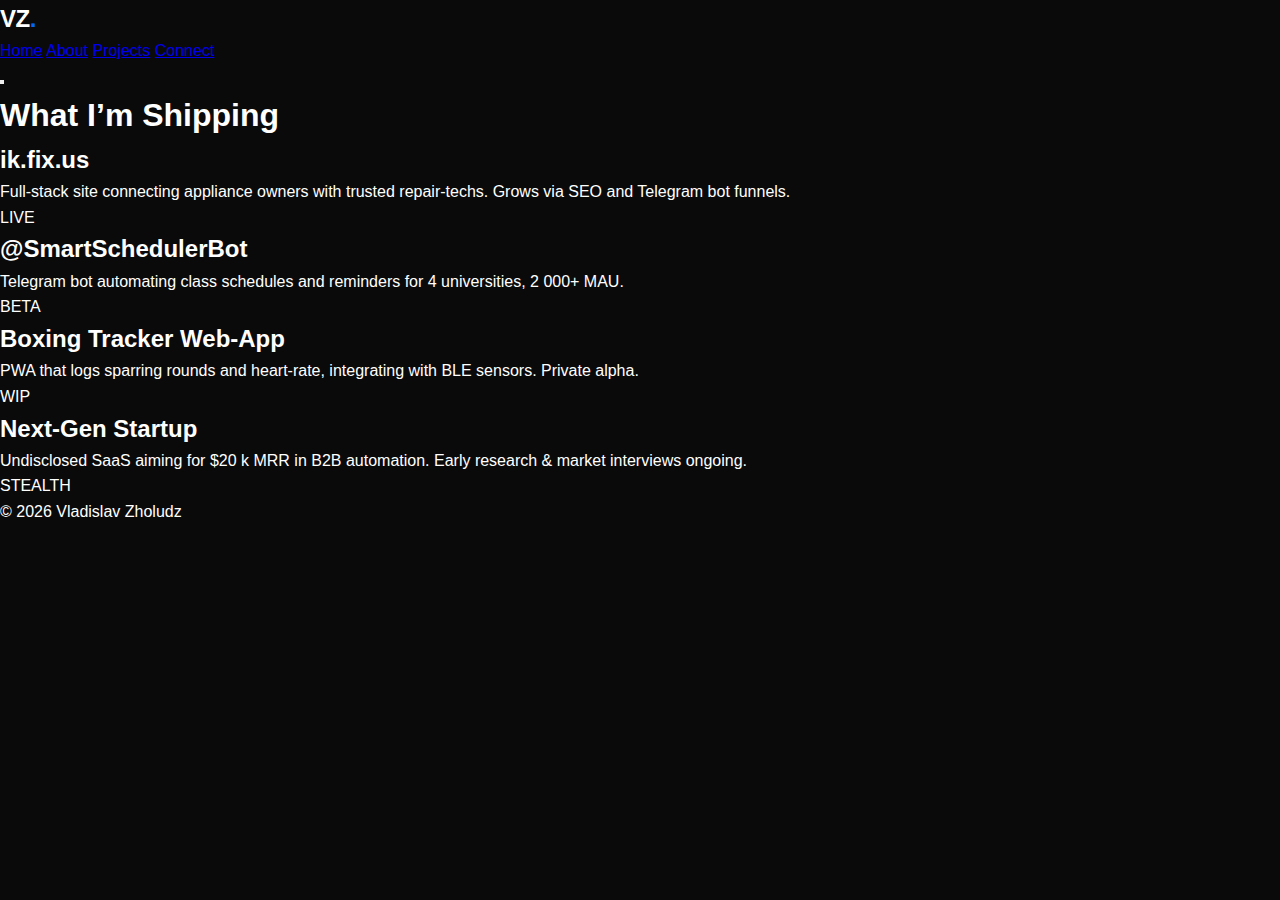
<file: projects.html>
<!DOCTYPE html>
<html lang="en">
<head>
  <meta charset="UTF-8" />
  <title>Projects | VZ</title>
  <link rel="stylesheet" href="style.css" />
  <script defer src="scripts.js"></script>
</head>
<body>
<header>
  <div class="logo">VZ<span>.</span></div>
  <nav id="nav">
    <a href="index.html">Home</a>
    <a href="about.html">About</a>
    <a href="projects.html" class="active">Projects</a>
    <a href="contact.html">Connect</a>
  </nav>
  <button id="burger" aria-label="Toggle menu">
    <span></span><span></span><span></span>
  </button>
</header>

<main class="page fade projects">
  <h1>What I’m Shipping</h1>

  <div class="cards">
    <div class="card">
      <h2>ik.fix.us</h2>
      <p>Full-stack site connecting appliance owners with trusted repair-techs. Grows via SEO and Telegram bot funnels.</p>
      <span class="tag success">LIVE</span>
    </div>

    <div class="card">
      <h2>@SmartSchedulerBot</h2>
      <p>Telegram bot automating class schedules and reminders for 4 universities, 2 000+ MAU.</p>
      <span class="tag beta">BETA</span>
    </div>

    <div class="card">
      <h2>Boxing Tracker Web-App</h2>
      <p>PWA that logs sparring rounds and heart-rate, integrating with BLE sensors. Private alpha.</p>
      <span class="tag wip">WIP</span>
    </div>

    <div class="card">
      <h2>Next-Gen Startup</h2>
      <p>Undisclosed SaaS aiming for $20 k MRR in B2B automation. Early research &amp; market interviews ongoing.</p>
      <span class="tag stealth">STEALTH</span>
    </div>
  </div>
</main>

<footer>© <span id="year"></span> Vladislav Zholudz</footer>
</body>
</html>
</file>
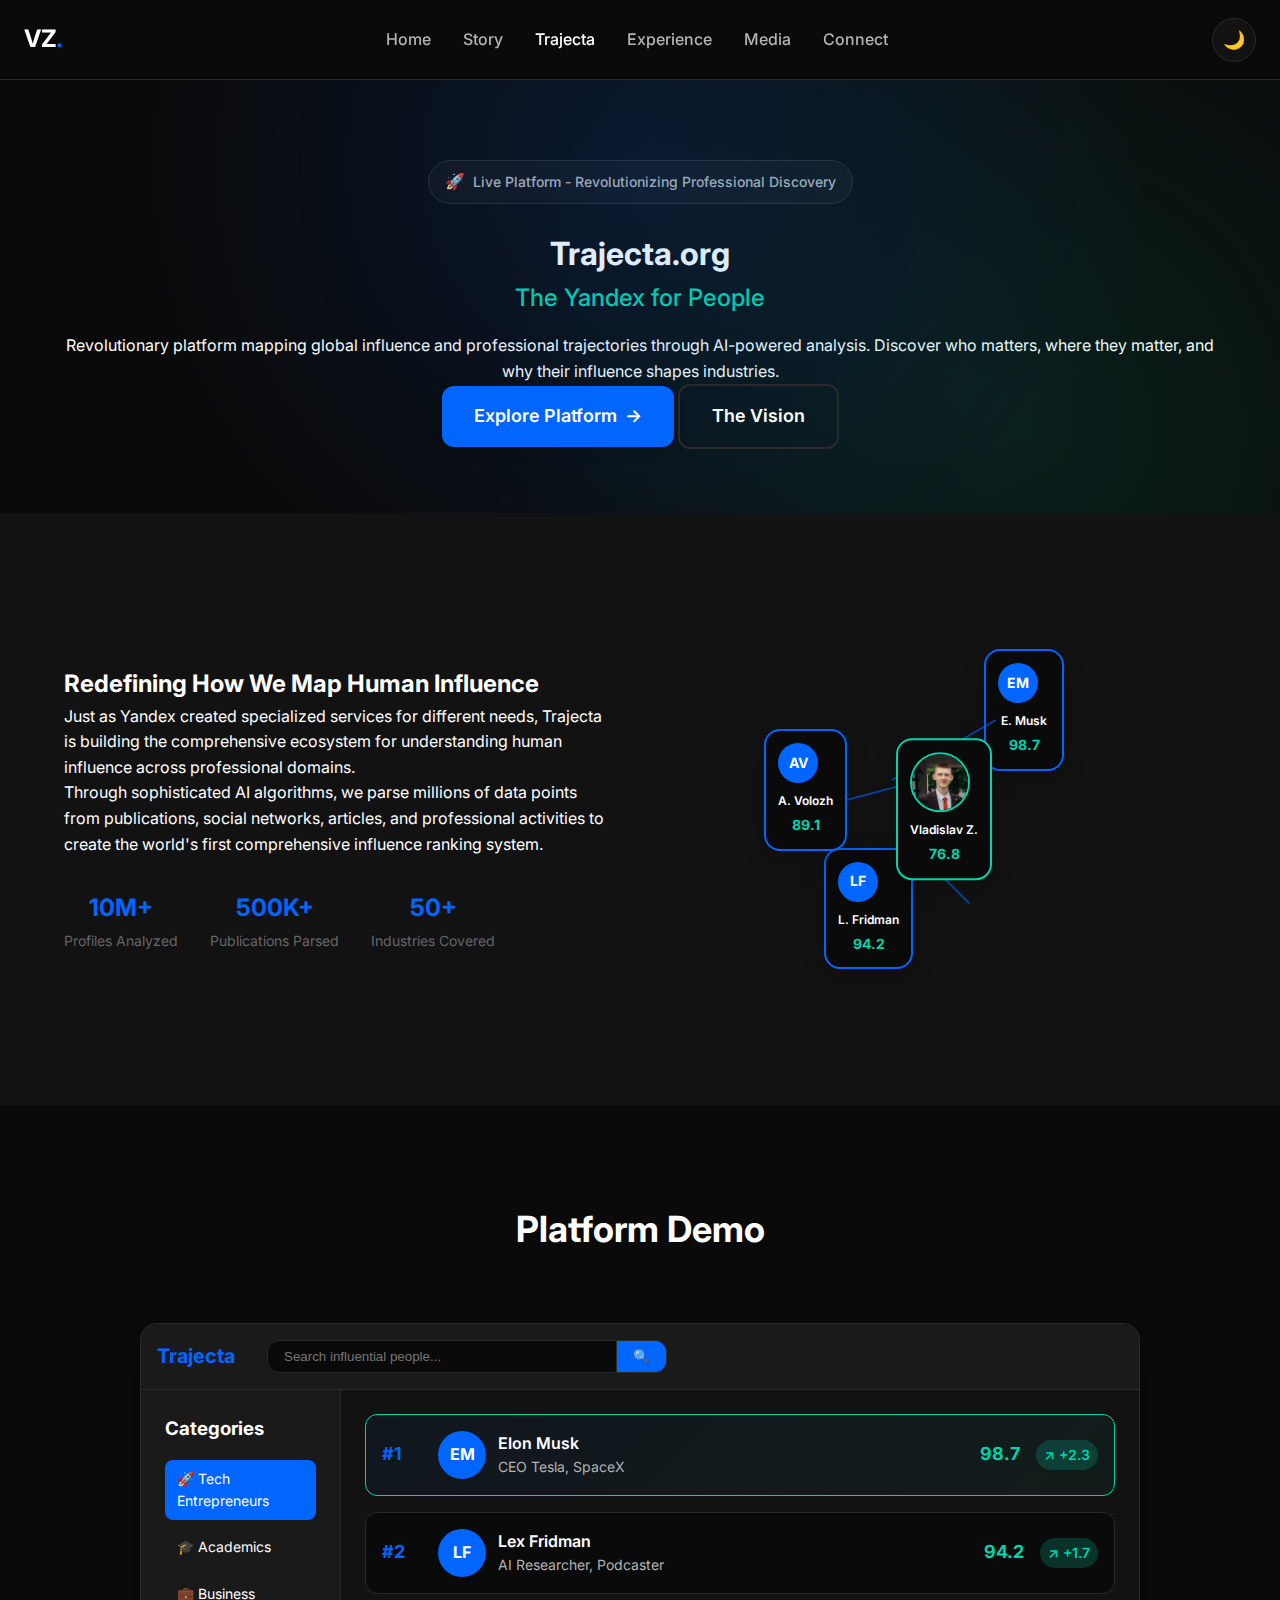
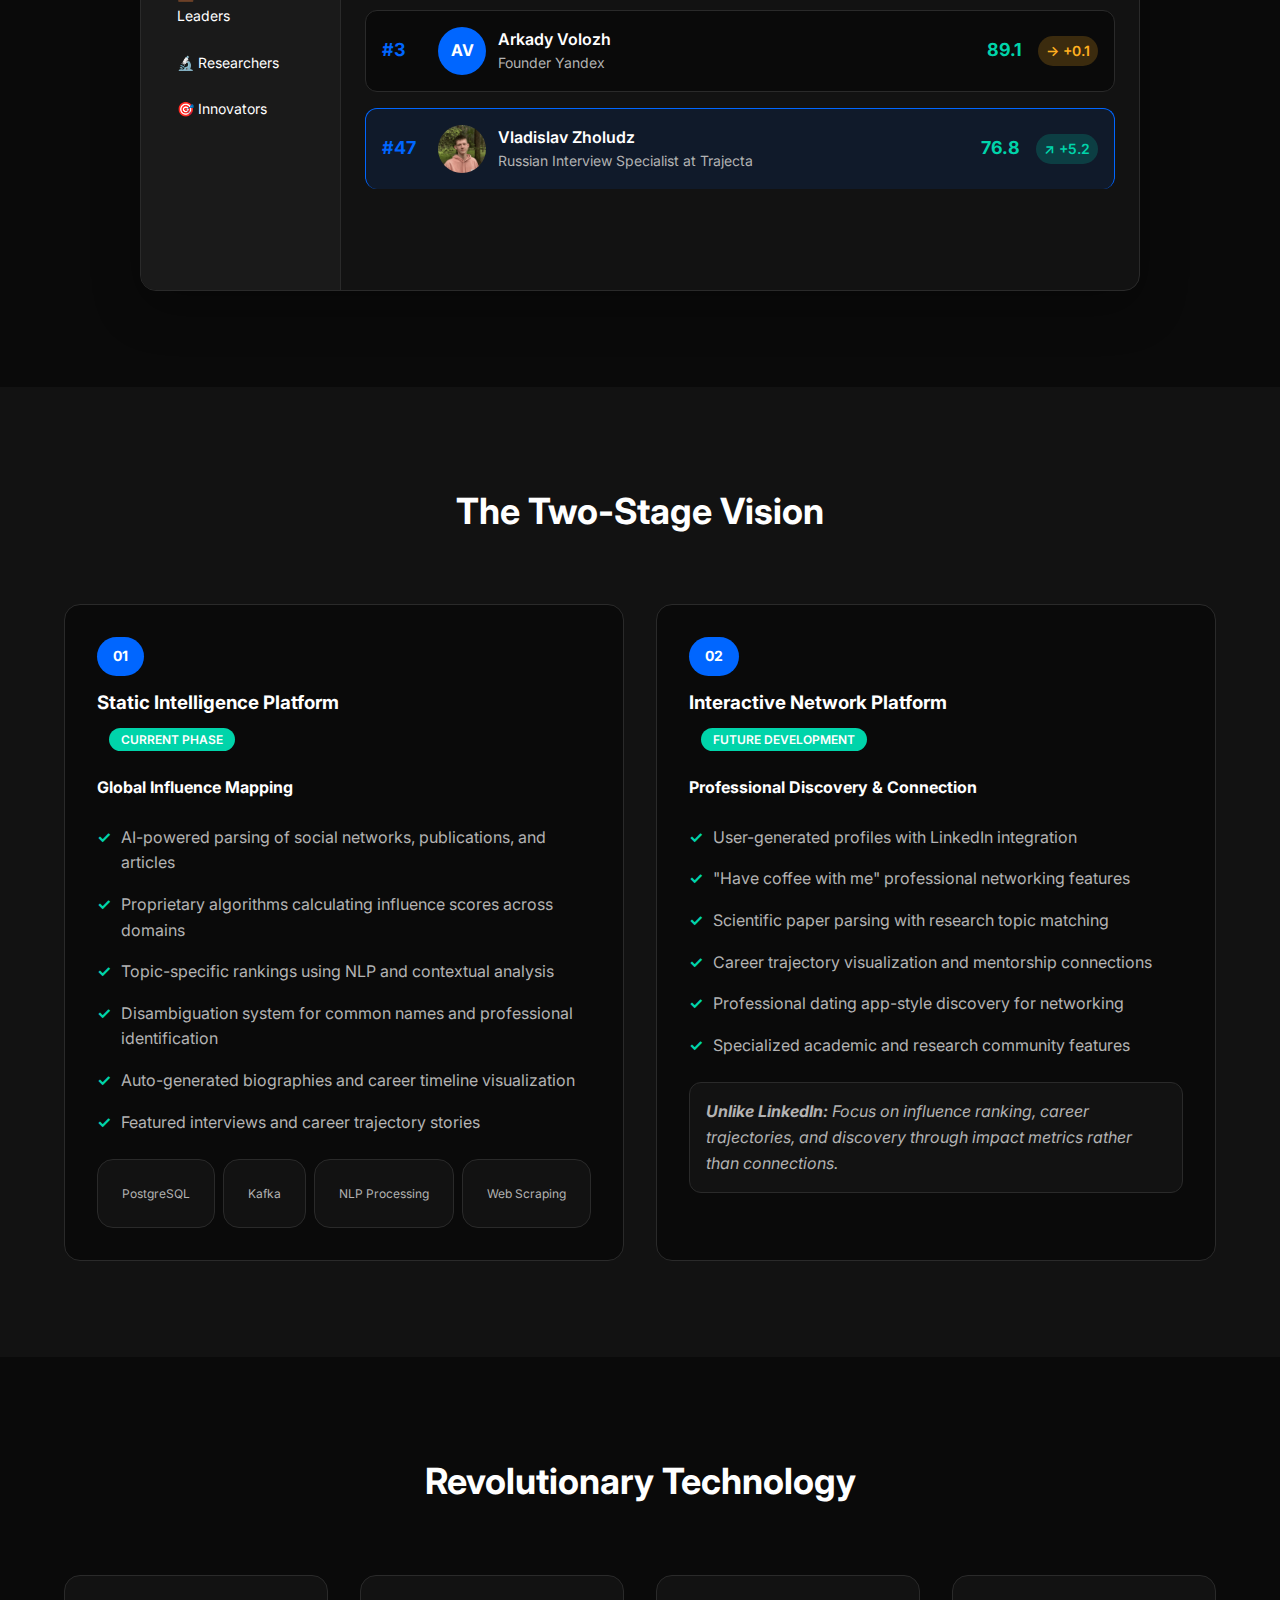
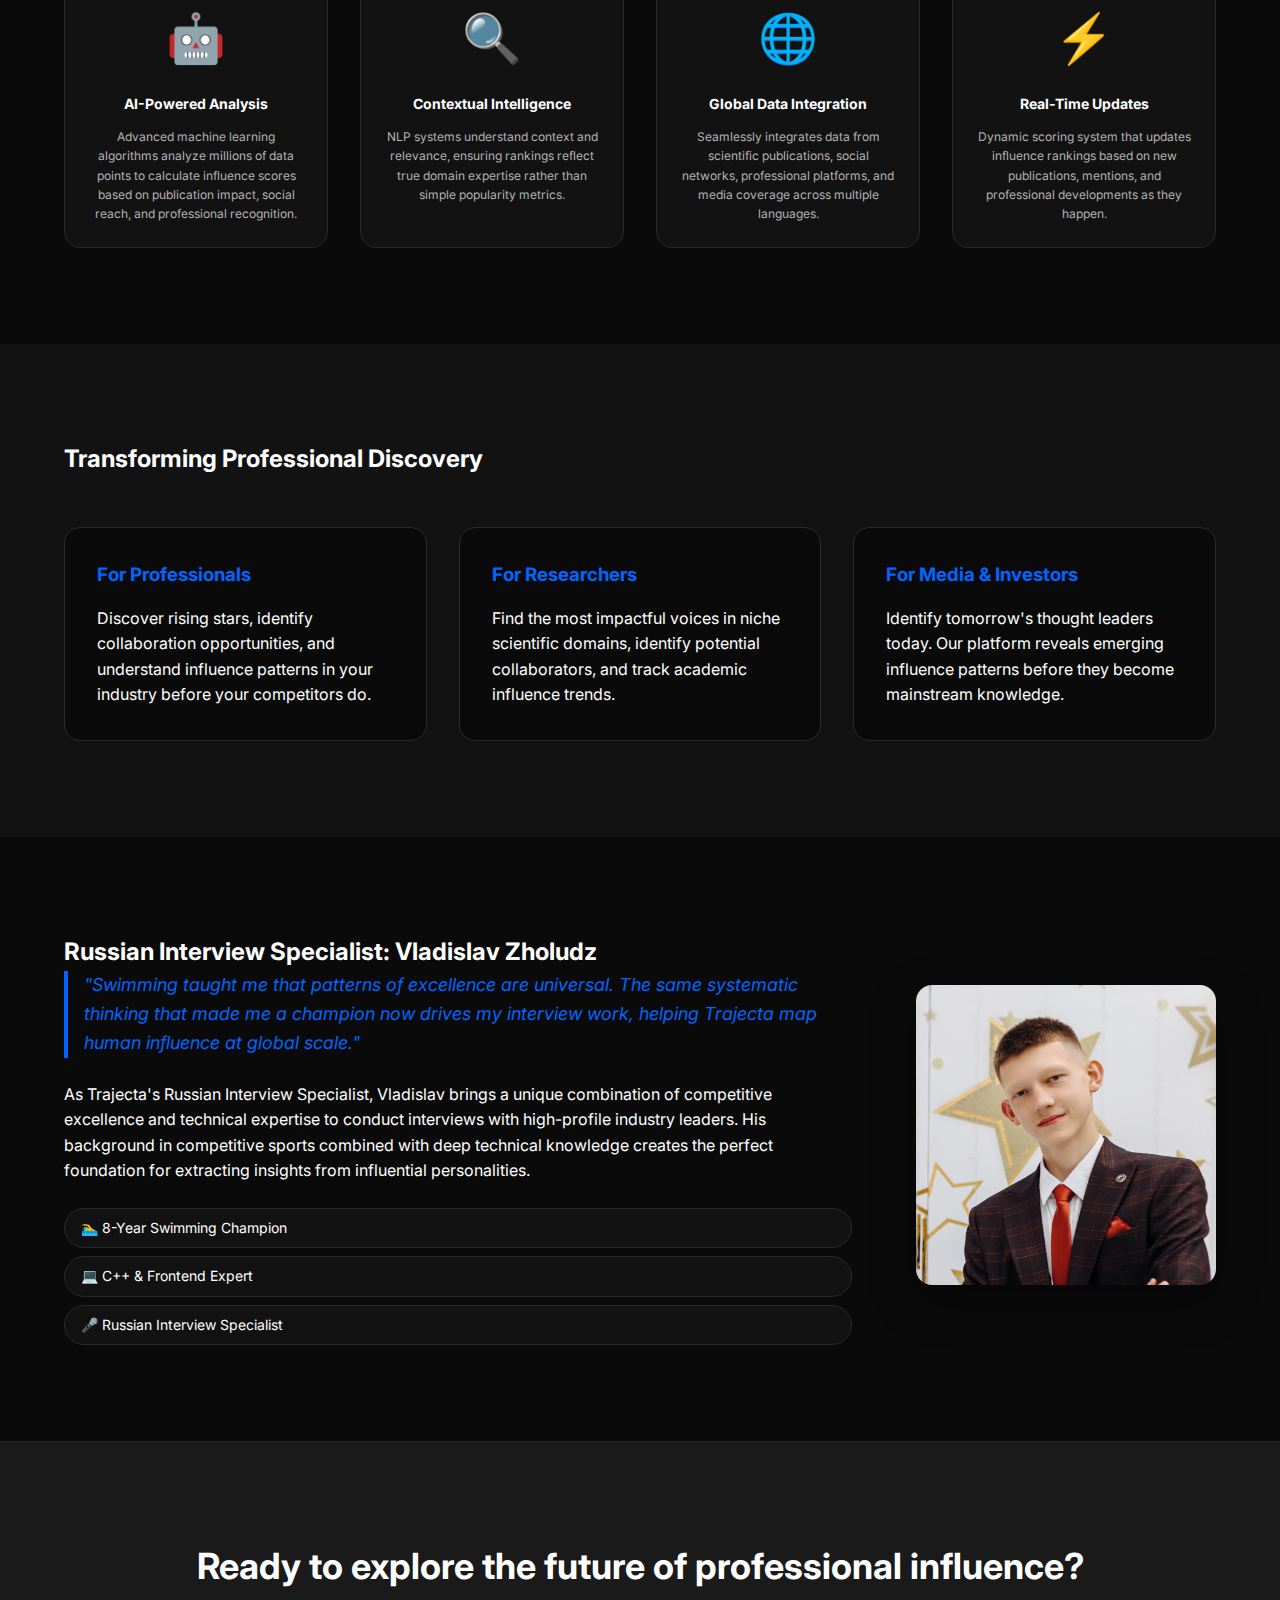
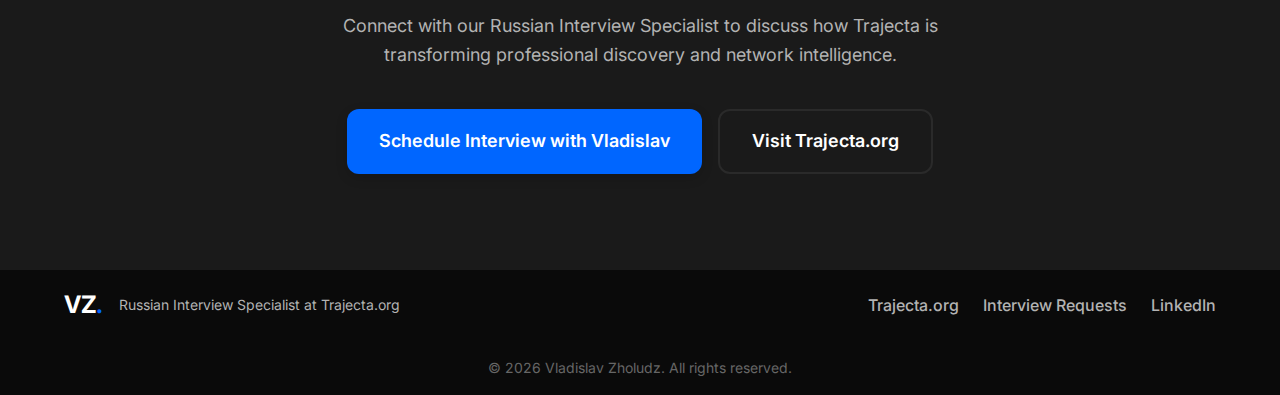
<file: trajecta.html>
<!DOCTYPE html>
<html lang="en">
<head>
  <meta charset="UTF-8" />
  <meta name="viewport" content="width=device-width, initial-scale=1.0" />
  <title>Trajecta.org — Mapping Global Influence and Professional Impact</title>
  <meta name="description" content="Revolutionary AI-powered platform for ranking global influence. Think 'Yandex for People' - discover who matters, where, and why in professional networks.">
  <link rel="stylesheet" href="style.css" />
  <link href="https://fonts.googleapis.com/css2?family=Inter:wght@300;400;500;600;700;800&display=swap" rel="stylesheet">
  <script defer src="scripts.js"></script>
</head>
<body>
<header class="header">
  <a href="index.html" class="logo-link">
    <div class="logo">VZ<span>.</span></div>
  </a>
  <nav id="nav" class="nav">
    <a href="index.html" class="nav-link">Home</a>
    <a href="about.html" class="nav-link">Story</a>
    <a href="trajecta.html" class="nav-link active">Trajecta</a>
    <a href="experience.html" class="nav-link">Experience</a>
    <a href="media.html" class="nav-link">Media</a>
    <a href="contact.html" class="nav-link">Connect</a>
  </nav>
  <div class="header-controls">
    <button id="theme-toggle" class="theme-toggle" aria-label="Toggle theme">
      <span class="theme-icon">🌙</span>
    </button>
    <button id="burger" class="burger" aria-label="Toggle menu">
      <span></span><span></span><span></span>
    </button>
  </div>
</header>

<main class="page-content">
  <section class="hero-banner">
    <div class="container">
      <div class="hero-banner-content fade">
        <div class="hero-badge">
          <span class="badge-icon">🚀</span>
          <span>Live Platform - Revolutionizing Professional Discovery</span>
        </div>
        <h1 class="page-title">Trajecta.org</h1>
        <h2 class="subtitle">The Yandex for People</h2>
        <p class="page-subtitle">
          Revolutionary platform mapping global influence and professional trajectories through AI-powered analysis. 
          Discover who matters, where they matter, and why their influence shapes industries.
        </p>
        <div class="hero-actions">
          <a href="#demo" class="btn btn-primary btn-large">
            <span>Explore Platform</span>
            <span class="btn-icon">→</span>
          </a>
          <a href="#vision" class="btn btn-outline btn-large">
            <span>The Vision</span>
          </a>
        </div>
      </div>
    </div>
  </section>

  <section class="platform-overview">
    <div class="container">
      <div class="overview-grid fade">
        <div class="overview-content">
          <h2>Redefining How We Map Human Influence</h2>
          <p class="lead-text">
            Just as Yandex created specialized services for different needs, Trajecta is building 
            the comprehensive ecosystem for understanding human influence across professional domains.
          </p>
          <p>
            Through sophisticated AI algorithms, we parse millions of data points from publications, 
            social networks, articles, and professional activities to create the world's first 
            comprehensive influence ranking system.
          </p>
          <div class="key-metrics">
            <div class="metric">
              <span class="metric-number">10M+</span>
              <span class="metric-label">Profiles Analyzed</span>
            </div>
            <div class="metric">
              <span class="metric-number">500K+</span>
              <span class="metric-label">Publications Parsed</span>
            </div>
            <div class="metric">
              <span class="metric-number">50+</span>
              <span class="metric-label">Industries Covered</span>
            </div>
          </div>
        </div>
        <div class="overview-visual">
          <div class="influence-network">
            <div class="network-node central">
              <img src="images/official in a tie and jacket.jpg" alt="Vladislav Zholudz" class="node-avatar" />
              <span class="node-name">Vladislav Z.</span>
              <span class="node-score">76.8</span>
            </div>
            <div class="network-node node-1">
              <span class="node-avatar">EM</span>
              <span class="node-name">E. Musk</span>
              <span class="node-score">98.7</span>
            </div>
            <div class="network-node node-2">
              <span class="node-avatar">LF</span>
              <span class="node-name">L. Fridman</span>
              <span class="node-score">94.2</span>
            </div>
            <div class="network-node node-3">
              <span class="node-avatar">AV</span>
              <span class="node-name">A. Volozh</span>
              <span class="node-score">89.1</span>
            </div>
            <div class="connection con-1"></div>
            <div class="connection con-2"></div>
            <div class="connection con-3"></div>
          </div>
        </div>
      </div>
    </div>
  </section>

  <section id="demo" class="demo-section">
    <div class="container">
      <h2 class="section-title fade">Platform Demo</h2>
      <div class="demo-interface fade">
        <div class="demo-header">
          <div class="demo-nav">
            <span class="demo-logo">Trajecta</span>
            <div class="demo-search">
              <input type="text" placeholder="Search influential people..." readonly />
              <button>🔍</button>
            </div>
          </div>
        </div>
        <div class="demo-content">
          <div class="demo-sidebar">
            <h3>Categories</h3>
            <div class="category-list">
              <div class="category active">🚀 Tech Entrepreneurs</div>
              <div class="category">🎓 Academics</div>
              <div class="category">💼 Business Leaders</div>
              <div class="category">🔬 Researchers</div>
              <div class="category">🎯 Innovators</div>
            </div>
          </div>
          <div class="demo-main">
            <div class="ranking-list">
              <div class="rank-item featured">
                <span class="rank">#1</span>
                <div class="profile">
                  <span class="profile-initial">EM</span>
                  <div class="profile-info">
                    <span class="name">Elon Musk</span>
                    <span class="title">CEO Tesla, SpaceX</span>
                  </div>
                </div>
                <span class="influence-score">98.7</span>
                <div class="trending up">↗ +2.3</div>
              </div>
              <div class="rank-item">
                <span class="rank">#2</span>
                <div class="profile">
                  <span class="profile-initial">LF</span>
                  <div class="profile-info">
                    <span class="name">Lex Fridman</span>
                    <span class="title">AI Researcher, Podcaster</span>
                  </div>
                </div>
                <span class="influence-score">94.2</span>
                <div class="trending up">↗ +1.7</div>
              </div>
              <div class="rank-item">
                <span class="rank">#3</span>
                <div class="profile">
                  <span class="profile-initial">AV</span>
                  <div class="profile-info">
                    <span class="name">Arkady Volozh</span>
                    <span class="title">Founder Yandex</span>
                  </div>
                </div>
                <span class="influence-score">89.1</span>
                <div class="trending stable">→ +0.1</div>
              </div>
              <div class="rank-item highlighted">
                <span class="rank">#47</span>
                <div class="profile">
                  <img src="images/profile.jpg" alt="Vladislav Zholudz" class="profile-img" />
                  <div class="profile-info">
                    <span class="name">Vladislav Zholudz</span>
                    <span class="title">Russian Interview Specialist at Trajecta</span>
                  </div>
                </div>
                <span class="influence-score">76.8</span>
                <div class="trending up">↗ +5.2</div>
              </div>
            </div>
          </div>
        </div>
      </div>
    </div>
  </section>

  <section id="vision" class="vision-section">
    <div class="container">
      <h2 class="section-title fade">The Two-Stage Vision</h2>
      <div class="vision-phases fade">
        <div class="phase">
          <div class="phase-header">
            <span class="phase-number">01</span>
            <h3>Static Intelligence Platform</h3>
            <span class="phase-status">Current Phase</span>
          </div>
          <div class="phase-content">
            <h4>Global Influence Mapping</h4>
            <ul class="feature-list">
              <li>AI-powered parsing of social networks, publications, and articles</li>
              <li>Proprietary algorithms calculating influence scores across domains</li>
              <li>Topic-specific rankings using NLP and contextual analysis</li>
              <li>Disambiguation system for common names and professional identification</li>
              <li>Auto-generated biographies and career timeline visualization</li>
              <li>Featured interviews and career trajectory stories</li>
            </ul>
            <div class="tech-stack">
              <span class="tech-item">PostgreSQL</span>
              <span class="tech-item">Kafka</span>
              <span class="tech-item">NLP Processing</span>
              <span class="tech-item">Web Scraping</span>
            </div>
          </div>
        </div>
        
        <div class="phase">
          <div class="phase-header">
            <span class="phase-number">02</span>
            <h3>Interactive Network Platform</h3>
            <span class="phase-status">Future Development</span>
          </div>
          <div class="phase-content">
            <h4>Professional Discovery & Connection</h4>
            <ul class="feature-list">
              <li>User-generated profiles with LinkedIn integration</li>
              <li>"Have coffee with me" professional networking features</li>
              <li>Scientific paper parsing with research topic matching</li>
              <li>Career trajectory visualization and mentorship connections</li>
              <li>Professional dating app-style discovery for networking</li>
              <li>Specialized academic and research community features</li>
            </ul>
            <div class="differentiation">
              <strong>Unlike LinkedIn:</strong> Focus on influence ranking, career trajectories, 
              and discovery through impact metrics rather than connections.
            </div>
          </div>
        </div>
      </div>
    </div>
  </section>

  <section class="technology-section">
    <div class="container">
      <h2 class="section-title fade">Revolutionary Technology</h2>
      <div class="tech-grid fade">
        <div class="tech-item">
          <div class="tech-icon">🤖</div>
          <h3>AI-Powered Analysis</h3>
          <p>Advanced machine learning algorithms analyze millions of data points to calculate 
          influence scores based on publication impact, social reach, and professional recognition.</p>
        </div>
        <div class="tech-item">
          <div class="tech-icon">🔍</div>
          <h3>Contextual Intelligence</h3>
          <p>NLP systems understand context and relevance, ensuring rankings reflect true 
          domain expertise rather than simple popularity metrics.</p>
        </div>
        <div class="tech-item">
          <div class="tech-icon">🌐</div>
          <h3>Global Data Integration</h3>
          <p>Seamlessly integrates data from scientific publications, social networks, 
          professional platforms, and media coverage across multiple languages.</p>
        </div>
        <div class="tech-item">
          <div class="tech-icon">⚡</div>
          <h3>Real-Time Updates</h3>
          <p>Dynamic scoring system that updates influence rankings based on new publications, 
          mentions, and professional developments as they happen.</p>
        </div>
      </div>
    </div>
  </section>

  <section class="impact-section">
    <div class="container">
      <div class="impact-content fade">
        <h2>Transforming Professional Discovery</h2>
        <div class="impact-stats">
          <div class="impact-item">
            <h3>For Professionals</h3>
            <p>Discover rising stars, identify collaboration opportunities, and understand 
            influence patterns in your industry before your competitors do.</p>
          </div>
          <div class="impact-item">
            <h3>For Researchers</h3>
            <p>Find the most impactful voices in niche scientific domains, identify 
            potential collaborators, and track academic influence trends.</p>
          </div>
          <div class="impact-item">
            <h3>For Media & Investors</h3>
            <p>Identify tomorrow's thought leaders today. Our platform reveals emerging 
            influence patterns before they become mainstream knowledge.</p>
          </div>
        </div>
      </div>
    </div>
  </section>

  <section class="team-spotlight">
    <div class="container">
      <div class="spotlight-content fade">
        <div class="spotlight-text">
          <h2>Russian Interview Specialist: Vladislav Zholudz</h2>
          <p class="spotlight-quote">
            "Swimming taught me that patterns of excellence are universal. The same systematic 
            thinking that made me a champion now drives my interview work, helping Trajecta map human influence 
            at global scale."
          </p>
          <p>
            As Trajecta's Russian Interview Specialist, Vladislav brings a unique combination of competitive 
            excellence and technical expertise to conduct interviews with high-profile industry leaders. 
            His background in competitive sports combined with deep technical knowledge creates 
            the perfect foundation for extracting insights from influential personalities.
          </p>
          <div class="specialist-credentials">
            <span class="credential">🏊‍♂️ 8-Year Swimming Champion</span>
            <span class="credential">💻 C++ & Frontend Expert</span>
            <span class="credential">🎤 Russian Interview Specialist</span>
          </div>
        </div>
        <div class="spotlight-visual">
          <img src="images/jacketed_official.jpg" alt="Vladislav Zholudz Professional" class="spotlight-image" />
        </div>
      </div>
    </div>
  </section>

  <section class="cta-section">
    <div class="container">
      <div class="cta-content fade">
        <h2>Ready to explore the future of professional influence?</h2>
        <p>Connect with our Russian Interview Specialist to discuss how Trajecta is transforming professional discovery and network intelligence.</p>
        <div class="cta-actions">
          <a href="contact.html" class="btn btn-primary btn-large">
            Schedule Interview with Vladislav
          </a>
          <a href="https://trajecta.org" target="_blank" class="btn btn-outline btn-large">
            Visit Trajecta.org
          </a>
        </div>
      </div>
    </div>
  </section>
</main>

<footer class="footer">
  <div class="container">
    <div class="footer-content">
      <div class="footer-brand">
        <div class="logo">VZ<span>.</span></div>
        <p>Russian Interview Specialist at Trajecta.org</p>
      </div>
      <div class="footer-links">
        <a href="https://trajecta.org" target="_blank">Trajecta.org</a>
        <a href="mailto:interviews@vladislav-zholudz.com">Interview Requests</a>
        <a href="https://linkedin.com/in/vladislav-zholudz" target="_blank">LinkedIn</a>
      </div>
    </div>
    <div class="footer-bottom">
      <p>© <span id="year"></span> Vladislav Zholudz. All rights reserved.</p>
    </div>
  </div>
</footer>

<style>
/* Trajecta page specific styles */
.page-content {
  padding-top: var(--header-height);
}

.hero-banner {
  background: var(--bg-primary);
  padding: var(--space-20) 0 var(--space-16);
  text-align: center;
  position: relative;
}

.hero-banner::before {
  content: '';
  position: absolute;
  top: 0;
  left: 0;
  right: 0;
  bottom: 0;
  background: radial-gradient(circle at 50% 20%, rgba(0, 102, 255, 0.15) 0%, transparent 70%),
              radial-gradient(circle at 80% 80%, rgba(0, 212, 170, 0.1) 0%, transparent 50%);
  pointer-events: none;
}

.subtitle {
  font-size: var(--font-size-2xl);
  color: var(--accent);
  margin-bottom: var(--space-4);
  font-weight: var(--font-weight-medium);
}

.platform-overview {
  padding: var(--space-24) 0;
  background: var(--bg-secondary);
}

.overview-grid {
  display: grid;
  grid-template-columns: 1fr 1fr;
  gap: var(--space-16);
  align-items: center;
}

.key-metrics {
  display: flex;
  gap: var(--space-8);
  margin-top: var(--space-8);
}

.metric {
  text-align: center;
}

.metric-number {
  display: block;
  font-size: var(--font-size-2xl);
  font-weight: var(--font-weight-bold);
  color: var(--primary);
}

.metric-label {
  font-size: var(--font-size-sm);
  color: var(--text-muted);
}

.influence-network {
  position: relative;
  width: 400px;
  height: 400px;
  margin: 0 auto;
}

.network-node {
  position: absolute;
  background: var(--bg-primary);
  border: 2px solid var(--primary);
  border-radius: var(--radius-xl);
  padding: var(--space-3);
  text-align: center;
  min-width: 80px;
  box-shadow: var(--shadow-lg);
}

.central {
  top: 50%;
  left: 50%;
  transform: translate(-50%, -50%);
  border-color: var(--accent);
  z-index: 10;
}

.node-1 { top: 10%; right: 20%; }
.node-2 { bottom: 10%; left: 20%; }
.node-3 { top: 30%; left: 5%; }

.node-avatar {
  width: 40px;
  height: 40px;
  border-radius: 50%;
  margin-bottom: var(--space-2);
  display: flex;
  align-items: center;
  justify-content: center;
  background: var(--primary);
  color: white;
  font-weight: bold;
  font-size: var(--font-size-sm);
}

.central .node-avatar {
  width: 60px;
  height: 60px;
  object-fit: cover;
  border: 2px solid var(--accent);
}

.node-name {
  display: block;
  font-size: var(--font-size-xs);
  font-weight: var(--font-weight-semibold);
  margin-bottom: var(--space-1);
}

.node-score {
  display: block;
  color: var(--accent);
  font-weight: var(--font-weight-bold);
  font-size: var(--font-size-sm);
}

.connection {
  position: absolute;
  background: var(--primary);
  height: 2px;
  opacity: 0.6;
}

.con-1 {
  top: 35%;
  right: 35%;
  width: 120px;
  transform: rotate(-30deg);
}

.con-2 {
  bottom: 35%;
  left: 35%;
  width: 100px;
  transform: rotate(45deg);
}

.con-3 {
  top: 45%;
  left: 25%;
  width: 80px;
  transform: rotate(-15deg);
}

.demo-section {
  padding: var(--space-24) 0;
  background: var(--bg-primary);
}

.demo-interface {
  background: var(--bg-secondary);
  border: 1px solid var(--border);
  border-radius: var(--radius-xl);
  overflow: hidden;
  box-shadow: var(--shadow-xl);
  max-width: 1000px;
  margin: 0 auto;
}

.demo-header {
  background: var(--bg-tertiary);
  border-bottom: 1px solid var(--border);
  padding: var(--space-4);
}

.demo-nav {
  display: flex;
  align-items: center;
  gap: var(--space-8);
}

.demo-logo {
  font-size: var(--font-size-xl);
  font-weight: var(--font-weight-bold);
  color: var(--primary);
}

.demo-search {
  flex: 1;
  display: flex;
  max-width: 400px;
}

.demo-search input {
  flex: 1;
  padding: var(--space-2) var(--space-4);
  border: 1px solid var(--border);
  border-radius: var(--radius-lg) 0 0 var(--radius-lg);
  background: var(--bg-primary);
  color: var(--text-primary);
}

.demo-search button {
  padding: var(--space-2) var(--space-4);
  border: 1px solid var(--border);
  border-left: none;
  border-radius: 0 var(--radius-lg) var(--radius-lg) 0;
  background: var(--primary);
  color: white;
  cursor: pointer;
}

.demo-content {
  display: grid;
  grid-template-columns: 200px 1fr;
  min-height: 500px;
}

.demo-sidebar {
  background: var(--bg-tertiary);
  border-right: 1px solid var(--border);
  padding: var(--space-6);
}

.demo-sidebar h3 {
  margin-bottom: var(--space-4);
  color: var(--text-primary);
}

.category {
  padding: var(--space-2) var(--space-3);
  margin-bottom: var(--space-2);
  border-radius: var(--radius-md);
  cursor: pointer;
  transition: background var(--transition-normal);
  font-size: var(--font-size-sm);
}

.category:hover {
  background: var(--bg-secondary);
}

.category.active {
  background: var(--primary);
  color: white;
}

.demo-main {
  padding: var(--space-6);
}

.ranking-list {
  display: flex;
  flex-direction: column;
  gap: var(--space-4);
}

.rank-item {
  display: flex;
  align-items: center;
  gap: var(--space-4);
  padding: var(--space-4);
  background: var(--bg-primary);
  border: 1px solid var(--border);
  border-radius: var(--radius-lg);
  transition: all var(--transition-normal);
}

.rank-item:hover {
  border-color: var(--primary);
  transform: translateY(-2px);
}

.rank-item.featured {
  border-color: var(--accent);
  background: linear-gradient(135deg, rgba(0, 102, 255, 0.05) 0%, rgba(0, 212, 170, 0.05) 100%);
}

.rank-item.highlighted {
  border-color: var(--primary);
  background: rgba(0, 102, 255, 0.1);
}

.rank {
  font-size: var(--font-size-lg);
  font-weight: var(--font-weight-bold);
  color: var(--primary);
  min-width: 40px;
}

.profile {
  display: flex;
  align-items: center;
  gap: var(--space-3);
  flex: 1;
}

.profile-initial {
  width: 48px;
  height: 48px;
  background: var(--primary);
  color: white;
  border-radius: 50%;
  display: flex;
  align-items: center;
  justify-content: center;
  font-weight: var(--font-weight-bold);
}

.profile-img {
  width: 48px;
  height: 48px;
  border-radius: 50%;
  object-fit: cover;
}

.profile-info {
  display: flex;
  flex-direction: column;
}

.name {
  font-weight: var(--font-weight-semibold);
  color: var(--text-primary);
}

.title {
  font-size: var(--font-size-sm);
  color: var(--text-secondary);
}

.influence-score {
  font-size: var(--font-size-lg);
  font-weight: var(--font-weight-bold);
  color: var(--accent);
}

.trending {
  font-size: var(--font-size-sm);
  font-weight: var(--font-weight-semibold);
  padding: var(--space-1) var(--space-2);
  border-radius: var(--radius-full);
}

.trending.up {
  background: rgba(0, 212, 170, 0.2);
  color: var(--success);
}

.trending.stable {
  background: rgba(255, 176, 32, 0.2);
  color: var(--warning);
}

.vision-section {
  padding: var(--space-24) 0;
  background: var(--bg-secondary);
}

.vision-phases {
  display: flex;
  gap: var(--space-8);
  margin-top: var(--space-12);
}

.phase {
  flex: 1;
  background: var(--bg-primary);
  border: 1px solid var(--border);
  border-radius: var(--radius-xl);
  padding: var(--space-8);
}

.phase-header {
  margin-bottom: var(--space-6);
}

.phase-number {
  background: var(--primary);
  color: white;
  padding: var(--space-2) var(--space-4);
  border-radius: var(--radius-full);
  font-size: var(--font-size-sm);
  font-weight: var(--font-weight-bold);
  margin-bottom: var(--space-3);
  display: inline-block;
}

.phase-status {
  background: var(--success);
  color: white;
  padding: var(--space-1) var(--space-3);
  border-radius: var(--radius-full);
  font-size: var(--font-size-xs);
  font-weight: var(--font-weight-semibold);
  text-transform: uppercase;
  margin-left: var(--space-3);
}

.phase h3 {
  color: var(--text-primary);
  margin-bottom: var(--space-2);
}

.feature-list {
  list-style: none;
  margin: var(--space-4) 0;
}

.feature-list li {
  padding: var(--space-2) 0;
  padding-left: var(--space-6);
  position: relative;
  color: var(--text-secondary);
}

.feature-list li::before {
  content: '✓';
  position: absolute;
  left: 0;
  color: var(--success);
  font-weight: bold;
}

.tech-stack {
  display: flex;
  gap: var(--space-2);
  flex-wrap: wrap;
  margin-top: var(--space-4);
}

.tech-item {
  background: var(--bg-secondary);
  border: 1px solid var(--border);
  padding: var(--space-1) var(--space-3);
  border-radius: var(--radius-full);
  font-size: var(--font-size-xs);
  color: var(--text-secondary);
}

.differentiation {
  background: var(--bg-secondary);
  border: 1px solid var(--border);
  padding: var(--space-4);
  border-radius: var(--radius-lg);
  margin-top: var(--space-4);
  font-style: italic;
  color: var(--text-secondary);
}

.technology-section {
  padding: var(--space-24) 0;
  background: var(--bg-primary);
}

.tech-grid {
  display: grid;
  grid-template-columns: repeat(auto-fit, minmax(250px, 1fr));
  gap: var(--space-8);
  margin-top: var(--space-12);
}

.tech-item {
  text-align: center;
  padding: var(--space-6);
  background: var(--bg-secondary);
  border: 1px solid var(--border);
  border-radius: var(--radius-xl);
  transition: transform var(--transition-normal);
}

.tech-item:hover {
  transform: translateY(-4px);
}

.tech-icon {
  font-size: 3rem;
  margin-bottom: var(--space-4);
}

.tech-item h3 {
  color: var(--text-primary);
  margin-bottom: var(--space-3);
}

.impact-section {
  padding: var(--space-24) 0;
  background: var(--bg-secondary);
}

.impact-stats {
  display: grid;
  grid-template-columns: repeat(auto-fit, minmax(300px, 1fr));
  gap: var(--space-8);
  margin-top: var(--space-12);
}

.impact-item {
  background: var(--bg-primary);
  border: 1px solid var(--border);
  border-radius: var(--radius-xl);
  padding: var(--space-8);
}

.impact-item h3 {
  color: var(--primary);
  margin-bottom: var(--space-4);
}

.team-spotlight {
  padding: var(--space-24) 0;
  background: var(--bg-primary);
}

.spotlight-content {
  display: grid;
  grid-template-columns: 1fr 300px;
  gap: var(--space-16);
  align-items: center;
}

.spotlight-quote {
  font-size: var(--font-size-lg);
  font-style: italic;
  color: var(--primary);
  margin-bottom: var(--space-6);
  border-left: 4px solid var(--primary);
  padding-left: var(--space-4);
}

.specialist-credentials {
  display: flex;
  flex-direction: column;
  gap: var(--space-2);
  margin-top: var(--space-6);
}

.credential {
  background: var(--bg-secondary);
  border: 1px solid var(--border);
  padding: var(--space-2) var(--space-4);
  border-radius: var(--radius-full);
  font-size: var(--font-size-sm);
  display: inline-block;
}

.spotlight-image {
  width: 100%;
  border-radius: var(--radius-xl);
  box-shadow: var(--shadow-xl);
}

@media (max-width: 1024px) {
  .overview-grid,
  .spotlight-content {
    grid-template-columns: 1fr;
    gap: var(--space-8);
    text-align: center;
  }
  
  .vision-phases {
    flex-direction: column;
  }
  
  .key-metrics {
    justify-content: center;
  }
}

@media (max-width: 768px) {
  .demo-content {
    grid-template-columns: 1fr;
  }
  
  .demo-sidebar {
    border-right: none;
    border-bottom: 1px solid var(--border);
  }
  
  .influence-network {
    width: 300px;
    height: 300px;
  }
  
  .key-metrics {
    flex-direction: column;
    align-items: center;
    gap: var(--space-4);
  }
}
</style>
</body>
</html>
</file>
<file: style.css>
/* ========================= CSS Variables & Root ========================= */
:root {
  /* Colors - Dark Theme (default) */
  --primary: #0066FF;
  --primary-hover: #0052CC;
  --accent: #00D4AA;
  --accent-hover: #00B893;
  --bg-primary: #0A0A0A;
  --bg-secondary: #121212;
  --bg-tertiary: #1A1A1A;
  --text-primary: #FFFFFF;
  --text-secondary: #B3B3B3;
  --text-muted: #666666;
  --border: #2A2A2A;
  --border-hover: #3A3A3A;
  --success: #00D4AA;
  --warning: #FFB020;
  --error: #FF6B6B;
  
  /* Gradients */
  --gradient-primary: linear-gradient(135deg, #0066FF 0%, #00D4AA 100%);
  --gradient-secondary: linear-gradient(135deg, #1A1A1A 0%, #2A2A2A 100%);
  --gradient-accent: linear-gradient(135deg, #FFB020 0%, #FF6B6B 100%);
  
  /* Shadows */
  --shadow-sm: 0 2px 4px rgba(0, 0, 0, 0.1);
  --shadow-md: 0 4px 12px rgba(0, 0, 0, 0.15);
  --shadow-lg: 0 8px 24px rgba(0, 0, 0, 0.2);
  --shadow-xl: 0 16px 48px rgba(0, 0, 0, 0.3);
  
  /* Typography */
  --font-family: 'Inter', -apple-system, BlinkMacSystemFont, 'Segoe UI', roboto, sans-serif;
  --font-size-xs: 0.75rem;
  --font-size-sm: 0.875rem;
  --font-size-base: 1rem;
  --font-size-lg: 1.125rem;
  --font-size-xl: 1.25rem;
  --font-size-2xl: 1.5rem;
  --font-size-3xl: 1.875rem;
  --font-size-4xl: 2.25rem;
  --font-size-5xl: 3rem;
  --font-weight-light: 300;
  --font-weight-normal: 400;
  --font-weight-medium: 500;
  --font-weight-semibold: 600;
  --font-weight-bold: 700;
  --font-weight-extrabold: 800;
  
  /* Spacing */
  --space-1: 0.25rem;
  --space-2: 0.5rem;
  --space-3: 0.75rem;
  --space-4: 1rem;
  --space-5: 1.25rem;
  --space-6: 1.5rem;
  --space-8: 2rem;
  --space-10: 2.5rem;
  --space-12: 3rem;
  --space-16: 4rem;
  --space-20: 5rem;
  --space-24: 6rem;
  
  /* Border radius */
  --radius-sm: 0.375rem;
  --radius-md: 0.5rem;
  --radius-lg: 0.75rem;
  --radius-xl: 1rem;
  --radius-2xl: 1.5rem;
  --radius-full: 9999px;
  
  /* Transitions */
  --transition-fast: 0.15s ease-out;
  --transition-normal: 0.2s ease-out;
  --transition-slow: 0.3s ease-out;
  --ease-out-cubic: cubic-bezier(0.33, 1, 0.68, 1);
  --ease-in-out-cubic: cubic-bezier(0.65, 0, 0.35, 1);
  
  /* Layout */
  --container-max-width: 1200px;
  --header-height: 80px;
}

/* Light Theme */
[data-theme="light"] {
  --bg-primary: #FFFFFF;
  --bg-secondary: #F8F9FA;
  --bg-tertiary: #F1F3F4;
  --text-primary: #1A1A1A;
  --text-secondary: #4A4A4A;
  --text-muted: #8A8A8A;
  --border: #E1E5E9;
  --border-hover: #D1D5D9;
  --shadow-sm: 0 2px 4px rgba(0, 0, 0, 0.05);
  --shadow-md: 0 4px 12px rgba(0, 0, 0, 0.08);
  --shadow-lg: 0 8px 24px rgba(0, 0, 0, 0.12);
  --shadow-xl: 0 16px 48px rgba(0, 0, 0, 0.15);
}

/* ========================= Global Styles ========================= */
* {
  box-sizing: border-box;
  margin: 0;
  padding: 0;
}

html {
  scroll-behavior: smooth;
  font-size: 16px;
}

body {
  font-family: var(--font-family);
  font-size: var(--font-size-base);
  font-weight: var(--font-weight-normal);
  line-height: 1.6;
  color: var(--text-primary);
  background-color: var(--bg-primary);
  transition: background-color var(--transition-normal), color var(--transition-normal);
  overflow-x: hidden;
}

.container {
  max-width: var(--container-max-width);
  margin: 0 auto;
  padding: 0 var(--space-6);
}

/* ========================= Header ========================= */
.header {
  position: fixed;
  top: 0;
  left: 0;
  right: 0;
  z-index: 1000;
  background: rgba(10, 10, 10, 0.8);
  backdrop-filter: blur(20px);
  border-bottom: 1px solid var(--border);
  height: var(--header-height);
  display: flex;
  align-items: center;
  justify-content: space-between;
  padding: 0 var(--space-6);
  transition: all var(--transition-normal);
}

[data-theme="light"] .header {
  background: rgba(255, 255, 255, 0.9);
}

.logo-link {
  text-decoration: none;
  color: inherit;
}

.logo {
  font-size: var(--font-size-2xl);
  font-weight: var(--font-weight-bold);
  letter-spacing: -0.02em;
  color: var(--text-primary);
}

.logo span {
  color: var(--primary);
}

.nav {
  display: flex;
  align-items: center;
  gap: var(--space-8);
}

.nav-link {
  position: relative;
  text-decoration: none;
  color: var(--text-secondary);
  font-weight: var(--font-weight-medium);
  transition: color var(--transition-normal);
  padding: var(--space-2) 0;
}

.nav-link::after {
  content: '';
  width: 0;
  height: 2px;
  background: var(--primary);
  transition: width var(--transition-normal);
}

.nav-link:hover,
.nav-link.active {
  color: var(--text-primary);
}

.nav-link:hover::after,
.nav-link.active::after {
  width: 100%;
}

.header-controls {
  display: flex;
  align-items: center;
  gap: var(--space-4);
}

.theme-toggle {
  background: var(--bg-secondary);
  border: 1px solid var(--border);
  border-radius: var(--radius-full);
  width: 44px;
  height: 44px;
  display: flex;
  align-items: center;
  justify-content: center;
  cursor: pointer;
  transition: all var(--transition-normal);
}

.theme-toggle:hover {
  background: var(--bg-tertiary);
  border-color: var(--border-hover);
}

.theme-icon {
  font-size: var(--font-size-lg);
}

.burger {
  display: none;
  flex-direction: column;
  gap: 4px;
  background: transparent;
  border: none;
  cursor: pointer;
  padding: var(--space-2);
}

.burger span {
  width: 24px;
  height: 2px;
  background: var(--text-primary);
  transition: all var(--transition-normal);
  border-radius: var(--radius-full);
}

/* ========================= Hero Section ========================= */
.hero-section {
  min-height: 100vh;
  display: flex;
  align-items: center;
  padding-top: var(--header-height);
  background: var(--bg-primary);
  position: relative;
  overflow: hidden;
}

.hero-section::before {
  content: '';
  position: absolute;
  top: 0;
  left: 0;
  right: 0;
  bottom: 0;
  background: radial-gradient(circle at 30% 20%, rgba(0, 102, 255, 0.1) 0%, transparent 50%),
              radial-gradient(circle at 80% 80%, rgba(0, 212, 170, 0.1) 0%, transparent 50%);
  pointer-events: none;
}

.hero-content {
  max-width: var(--container-max-width);
  margin: 0 auto;
  padding: 0 var(--space-6);
  display: grid;
  grid-template-columns: 1fr 1fr;
  gap: var(--space-16);
  align-items: center;
  position: relative;
  z-index: 1;
}

.hero-badge {
  display: inline-flex;
  align-items: center;
  gap: var(--space-2);
  background: var(--bg-secondary);
  border: 1px solid var(--border);
  padding: var(--space-2) var(--space-4);
  border-radius: var(--radius-full);
  font-size: var(--font-size-sm);
  font-weight: var(--font-weight-medium);
  color: var(--text-secondary);
  margin-bottom: var(--space-6);
}

.badge-icon {
  font-size: var(--font-size-base);
}

.hero-title {
  font-size: var(--font-size-5xl);
  font-weight: var(--font-weight-extrabold);
  line-height: 1.1;
  margin-bottom: var(--space-6);
  letter-spacing: -0.02em;
}

.gradient-text {
  background: var(--gradient-primary);
  background-clip: text;
  -webkit-background-clip: text;
  -webkit-text-fill-color: transparent;
  background-size: 200% 200%;
  animation: gradient-shift 3s ease-in-out infinite;
}

@keyframes gradient-shift {
  0%, 100% { background-position: 0% 50%; }
  50% { background-position: 100% 50%; }
}

.hero-subtitle {
  font-size: var(--font-size-xl);
  color: var(--text-secondary);
  margin-bottom: var(--space-8);
  line-height: 1.5;
}

.hero-stats {
  display: flex;
  gap: var(--space-8);
  margin-bottom: var(--space-10);
}

.stat-item {
  text-align: center;
}

.stat-number {
  display: block;
  font-size: var(--font-size-2xl);
  font-weight: var(--font-weight-bold);
  color: var(--primary);
  line-height: 1;
}

.stat-label {
  font-size: var(--font-size-sm);
  color: var(--text-muted);
  font-weight: var(--font-weight-medium);
}

.hero-actions {
  gap: var(--space-4);
  flex-wrap: wrap;
}

/* ========================= Profile Visual ========================= */
.hero-visual {
  position: relative;
  display: flex;
  justify-content: center;
  align-items: center;
}

.profile-card {
  position: relative;
  background: var(--bg-secondary);
  border: 1px solid var(--border);
  border-radius: var(--radius-2xl);
  padding: var(--space-6);
  box-shadow: var(--shadow-xl);
  backdrop-filter: blur(20px);
  max-width: 320px;
  width: 100%;
}

.profile-image {
  width: 100%;
  height: 320px;
  object-fit: cover;
  border-radius: var(--radius-xl);
}

.profile-overlay {
  display: flex;
  align-items: center;
  gap: var(--space-2);
  padding: var(--space-3) var(--space-4);
  background: var(--bg-tertiary);
  border-radius: var(--radius-full);
  border: 1px solid var(--border);
}

.status-dot {
  width: 8px;
  height: 8px;
  background: var(--success);
  border-radius: var(--radius-full);
  animation: pulse 2s infinite;
}

@keyframes pulse {
  0%, 100% { opacity: 1; }
  50% { opacity: 0.5; }
}

.floating-elements {
  position: absolute;
  top: 0;
  left: 0;
  right: 0;
  bottom: 0;
  pointer-events: none;
}

.floating-card {
  position: absolute;
  background: var(--bg-secondary);
  border: 1px solid var(--border);
  border-radius: var(--radius-lg);
  padding: var(--space-3) var(--space-4);
  display: flex;
  align-items: center;
  gap: var(--space-2);
  font-size: var(--font-size-sm);
  font-weight: var(--font-weight-medium);
  box-shadow: var(--shadow-lg);
  backdrop-filter: blur(10px);
  animation: float 6s ease-in-out infinite;
}

.card-1 {
  top: 20%;
  right: -10%;
  animation-delay: 0s;
}

.card-2 {
  top: 60%;
  left: -15%;
  animation-delay: 2s;
}

.card-3 {
  bottom: 20%;
  right: -5%;
  animation-delay: 4s;
}

@keyframes float {
  0%, 100% { transform: translateY(0px); }
  50% { transform: translateY(-20px); }
}

.card-icon {
  font-size: var(--font-size-base);
}

/* ========================= Buttons ========================= */
.btn {
  display: inline-flex;
  align-items: center;
  gap: var(--space-2);
  padding: var(--space-3) var(--space-6);
  border-radius: var(--radius-lg);
  font-size: var(--font-size-base);
  font-weight: var(--font-weight-semibold);
  text-decoration: none;
  border: none;
  cursor: pointer;
  transition: all var(--transition-normal);
  position: relative;
  overflow: hidden;
}

.btn-primary {
  background: var(--primary);
  color: white;
  box-shadow: var(--shadow-md);
}

.btn-primary:hover {
  background: var(--primary-hover);
  transform: translateY(-2px);
  box-shadow: var(--shadow-lg);
}

.btn-outline {
  background: transparent;
  color: var(--text-primary);
  border: 2px solid var(--border);
}

.btn-outline:hover {
  background: var(--bg-secondary);
  border-color: var(--border-hover);
  transform: translateY(-2px);
}

.btn-large {
  padding: var(--space-4) var(--space-8);
  font-size: var(--font-size-lg);
}

.btn-icon {
  transition: transform var(--transition-normal);
}

.btn:hover .btn-icon {
  transform: translateX(4px);
}

/* ========================= Sections ========================= */
.featured-section,
.recognition-section {
  padding: var(--space-24) 0;
  background: var(--bg-secondary);
  border-top: 1px solid var(--border);
}

.recognition-section {
  background: var(--bg-primary);
}

.section-title {
  font-size: var(--font-size-4xl);
  font-weight: var(--font-weight-bold);
  text-align: center;
  margin-bottom: var(--space-16);
  color: var(--text-primary);
}

/* ========================= Project Showcase ========================= */
.project-showcase {
  display: grid;
  grid-template-columns: 1fr 1fr;
  gap: var(--space-16);
  align-items: center;
}

.project-header {
  display: flex;
  align-items: center;
  gap: var(--space-4);
  margin-bottom: var(--space-4);
}

.project-header h3 {
  font-size: var(--font-size-3xl);
  font-weight: var(--font-weight-bold);
  color: var(--text-primary);
}

.project-status {
  background: var(--success);
  color: white;
  padding: var(--space-1) var(--space-3);
  border-radius: var(--radius-full);
  font-size: var(--font-size-xs);
  font-weight: var(--font-weight-semibold);
  text-transform: uppercase;
  letter-spacing: 0.5px;
}

.project-description {
  font-size: var(--font-size-lg);
  color: var(--text-secondary);
  line-height: 1.6;
  margin-bottom: var(--space-6);
}

.project-features {
  display: flex;
  flex-direction: column;
  gap: var(--space-3);
  margin-bottom: var(--space-8);
}

.feature {
  display: flex;
  align-items: center;
  gap: var(--space-3);
  color: var(--text-secondary);
}

.feature-icon {
  font-size: var(--font-size-lg);
}

.project-link {
  display: inline-flex;
  align-items: center;
  gap: var(--space-2);
  color: var(--primary);
  text-decoration: none;
  font-weight: var(--font-weight-semibold);
  transition: all var(--transition-normal);
}

.project-link:hover {
  gap: var(--space-3);
}

/* ========================= Mockup ========================= */
.mockup-container {
  background: var(--bg-tertiary);
  border: 1px solid var(--border);
  border-radius: var(--radius-xl);
  padding: var(--space-6);
  box-shadow: var(--shadow-xl);
}

.mockup-screen {
  background: var(--bg-primary);
  border: 1px solid var(--border);
  border-radius: var(--radius-lg);
  overflow: hidden;
}

.mockup-header {
  display: flex;
  align-items: center;
  gap: var(--space-2);
  padding: var(--space-4);
  background: var(--bg-secondary);
  border-bottom: 1px solid var(--border);
}

.mockup-header span {
  width: 12px;
  height: 12px;
  border-radius: var(--radius-full);
  background: var(--text-muted);
}

.mockup-header span:nth-child(1) { background: #FF5F57; }
.mockup-header span:nth-child(2) { background: #FFBD2E; }
.mockup-header span:nth-child(3) { background: #28CA42; }

.mockup-content {
  padding: var(--space-6);
}

.rank-item {
  display: flex;
  align-items: center;
  gap: var(--space-4);
  padding: var(--space-3) 0;
  border-bottom: 1px solid var(--border);
}

.rank-item:last-child {
  border-bottom: none;
}

.rank {
  font-weight: var(--font-weight-bold);
  color: var(--primary);
  min-width: 32px;
}

.name {
  flex: 1;
  font-weight: var(--font-weight-medium);
}

.score {
  font-weight: var(--font-weight-semibold);
  color: var(--accent);
}

/* ========================= Recognition Grid ========================= */
.recognition-grid {
  display: grid;
  grid-template-columns: repeat(auto-fit, minmax(320px, 1fr));
  gap: var(--space-8);
}

.recognition-item {
  background: var(--bg-secondary);
  border: 1px solid var(--border);
  border-radius: var(--radius-xl);
  overflow: hidden;
  transition: all var(--transition-normal);
  box-shadow: var(--shadow-md);
}

.recognition-item:hover {
  transform: translateY(-8px);
  box-shadow: var(--shadow-xl);
}

.recognition-image {
  width: 100%;
  height: 240px;
  object-fit: cover;
}

.recognition-content {
  padding: var(--space-6);
}

.recognition-content h4 {
  font-size: var(--font-size-xl);
  font-weight: var(--font-weight-semibold);
  margin-bottom: var(--space-3);
  color: var(--text-primary);
}

.recognition-content p {
  color: var(--text-secondary);
  line-height: 1.6;
}

/* ========================= CTA Section ========================= */
.cta-section {
  padding: var(--space-24) 0;
  background: var(--bg-tertiary);
  border-top: 1px solid var(--border);
  text-align: center;
}

.cta-content h2 {
  font-size: var(--font-size-4xl);
  font-weight: var(--font-weight-bold);
  margin-bottom: var(--space-4);
  color: var(--text-primary);
}

.cta-content p {
  font-size: var(--font-size-lg);
  color: var(--text-secondary);
  margin-bottom: var(--space-10);
  max-width: 600px;
  margin-left: auto;
  margin-right: auto;
}

.cta-actions {
  display: flex;
  justify-content: center;
  gap: var(--space-4);
  flex-wrap: wrap;
}

/* ========================= Footer ========================= */
.footer {
  background: var(--bg-primary);
  padding: var(--space-4) 0 var(--space-4);
}

.footer-content {
  display: flex;
  justify-content: space-between;
  align-items: center;
  margin-bottom: var(--space-8);
}

.footer-brand {
  display: flex;
  align-items: center;
  gap: var(--space-4);
}

.footer-brand p {
  color: var(--text-secondary);
  font-size: var(--font-size-sm);
}

.footer-links {
  display: flex;
  gap: var(--space-6);
}

.footer-links a {
  color: var(--text-secondary);
  text-decoration: none;
  font-weight: var(--font-weight-medium);
  transition: color var(--transition-normal);
}

.footer-links a:hover {
  color: var(--text-primary);
}

.footer-bottom {
  text-align: center;
}

.footer-bottom p {
  color: var(--text-muted);
  font-size: var(--font-size-sm);
}

/* ========================= Animations ========================= */
.fade {
  animation: fadeInUp 0.8s var(--ease-out-cubic) both;
}

@keyframes fadeInUp {
  from {
    opacity: 0;
    transform: translateY(40px);
  }
  to {
    opacity: 1;
    transform: translateY(0);
  }
}

/* ========================= Responsive Design ========================= */
@media (max-width: 1024px) {
  .hero-content,
  .project-showcase {
    grid-template-columns: 1fr;
    gap: var(--space-12);
    text-align: center;
  }
  
  .hero-stats {
    justify-content: center;
  }
  
  .floating-elements {
    display: none;
  }
}

@media (max-width: 768px) {
  .hero-content {
    padding-bottom: var(--space-8);
  }
  .container {
    padding: 0 var(--space-4);
  }
  
  .header {
    padding: 0 var(--space-4);
  }
  
  .nav {
    top: var(--header-height);
    left: 0;
    right: 0;
    background: var(--bg-primary);
    border-bottom: 1px solid var(--border);
    flex-direction: column;
    padding: var(--space-6);
    transform: translateY(-100%);
    transition: transform var(--transition-normal);
    box-shadow: var(--shadow-lg);
  }
  
  .nav.open {
    transform: translateY(0);
    position: absolute;
  }
  
  .burger {
    display: flex;
  }
  
  .burger.active span:nth-child(1) {
    transform: rotate(45deg) translate(5px, 5px);
  }
  
  .burger.active span:nth-child(2) {
    opacity: 0;
  }
  
  .burger.active span:nth-child(3) {
    transform: rotate(-45deg) translate(7px, -6px);
  }
  
  .hero-title {
    font-size: var(--font-size-4xl);
    margin-top: var(--space-8);
  }
  
  .hero-subtitle {
    font-size: var(--font-size-lg);
  }
  
  .hero-stats {
    flex-direction: column;
    gap: var(--space-4);
  }
  
  .section-title {
    font-size: var(--font-size-3xl);
  }
  #mb-num {
    margin-bottom: var(--space-3);
  }
  .project-header h3 {
    font-size: var(--font-size-2xl);
  }
  
  .recognition-grid {
    grid-template-columns: 1fr;
  }
  
  .footer-content {
    flex-direction: column;
    gap: var(--space-6);
    text-align: center;
  }
  
  .cta-actions {
    flex-direction: column;
    align-items: center;
  }
  
  .btn {
    width: 100%;
    max-width: 280px;
    justify-content: center;
  }
}

@media (max-width: 480px) {
  .hero-actions {
    flex-direction: column;
    width: 100%;
  }
  
  .btn {
    width: 100%;
    justify-content: center;
  }
  
  .hero-title {
    font-size: var(--font-size-3xl);
  }
  
  .section-title {
    font-size: var(--font-size-2xl);
  }
}

/* ========================= Accessibility ========================= */
@media (prefers-reduced-motion: reduce) {
  * {
    animation-duration: 0.01ms !important;
    animation-iteration-count: 1 !important;
    transition-duration: 0.01ms !important;
  }
}

/* Focus styles for keyboard navigation */
.btn:focus,
.nav-link:focus,
.theme-toggle:focus,
.burger:focus {
  outline: 2px solid var(--primary);
  outline-offset: 2px;
}

/* High contrast mode support */
@media (prefers-contrast: high) {
  :root {
    --border: #666666;
    --text-secondary: #333333;
  }
  
  [data-theme="light"] {
    --border: #999999;
    --text-secondary: #666666;
  }
}
</file>
